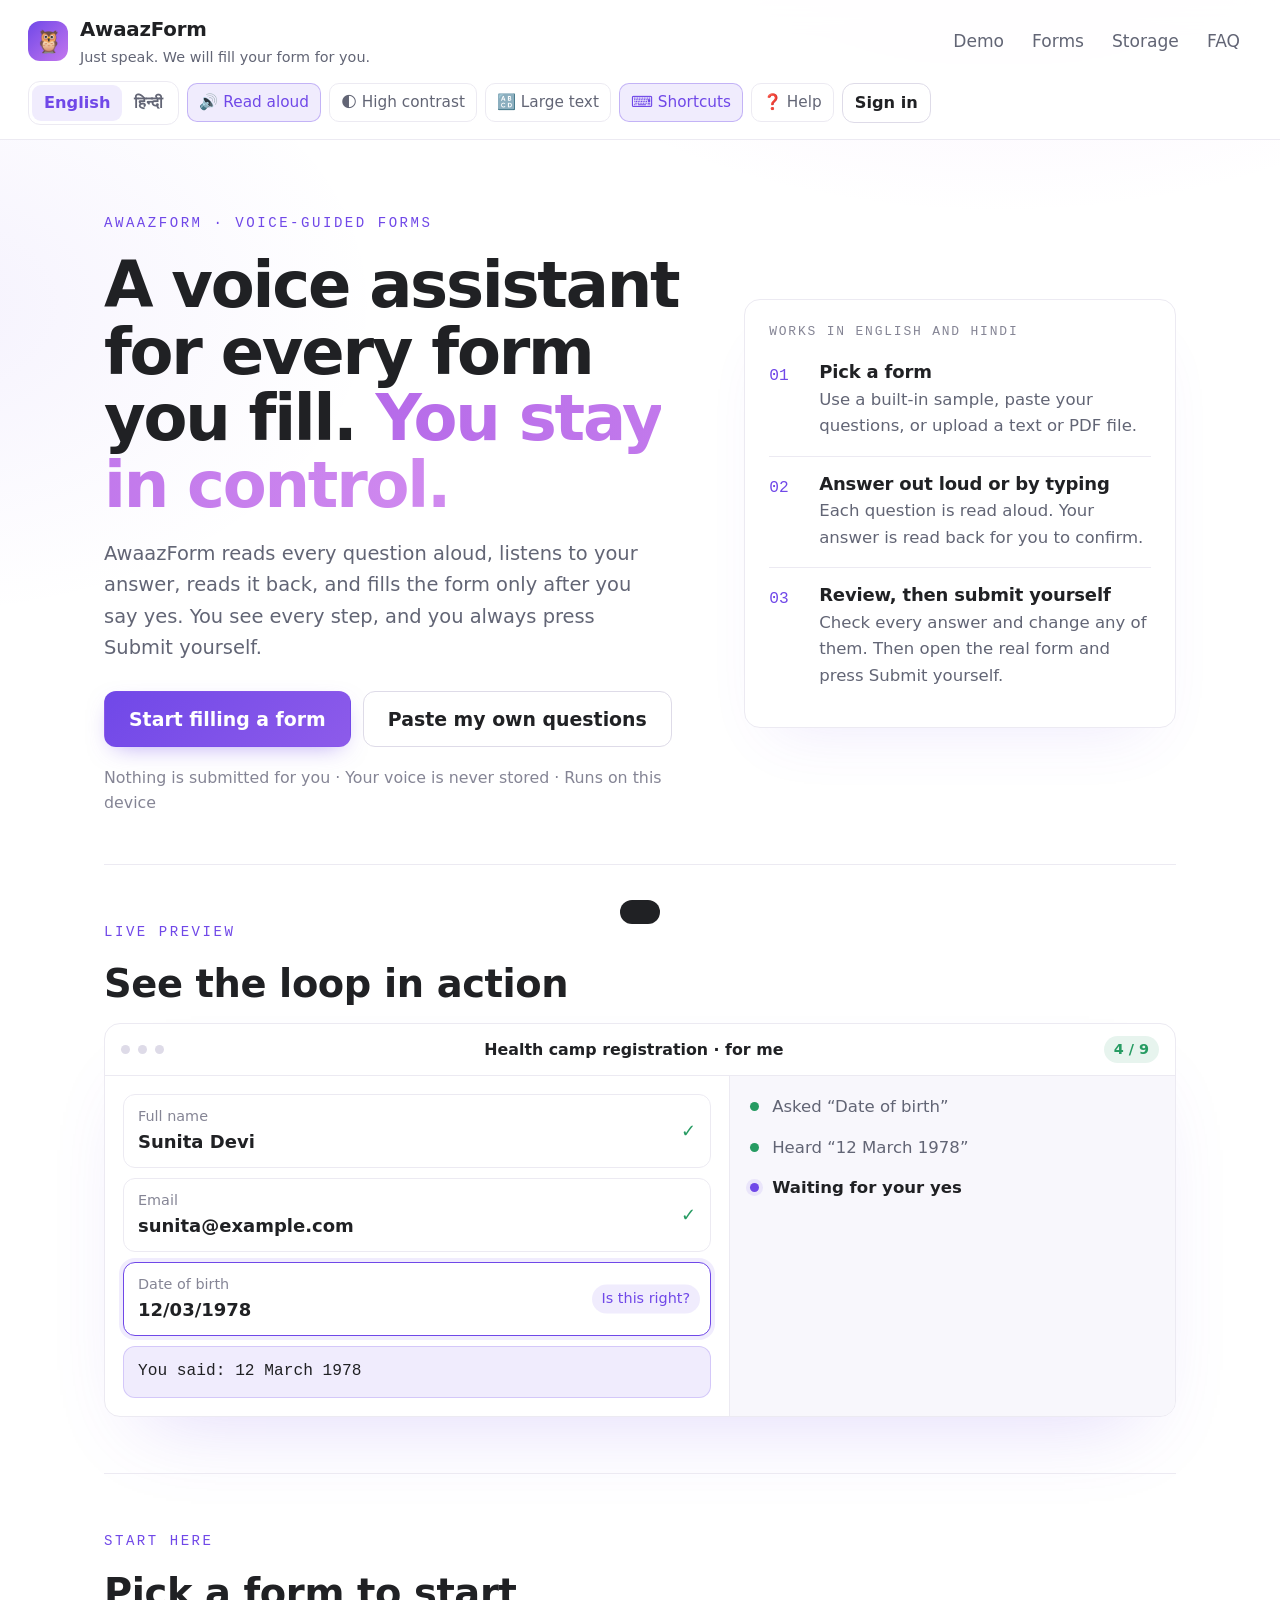
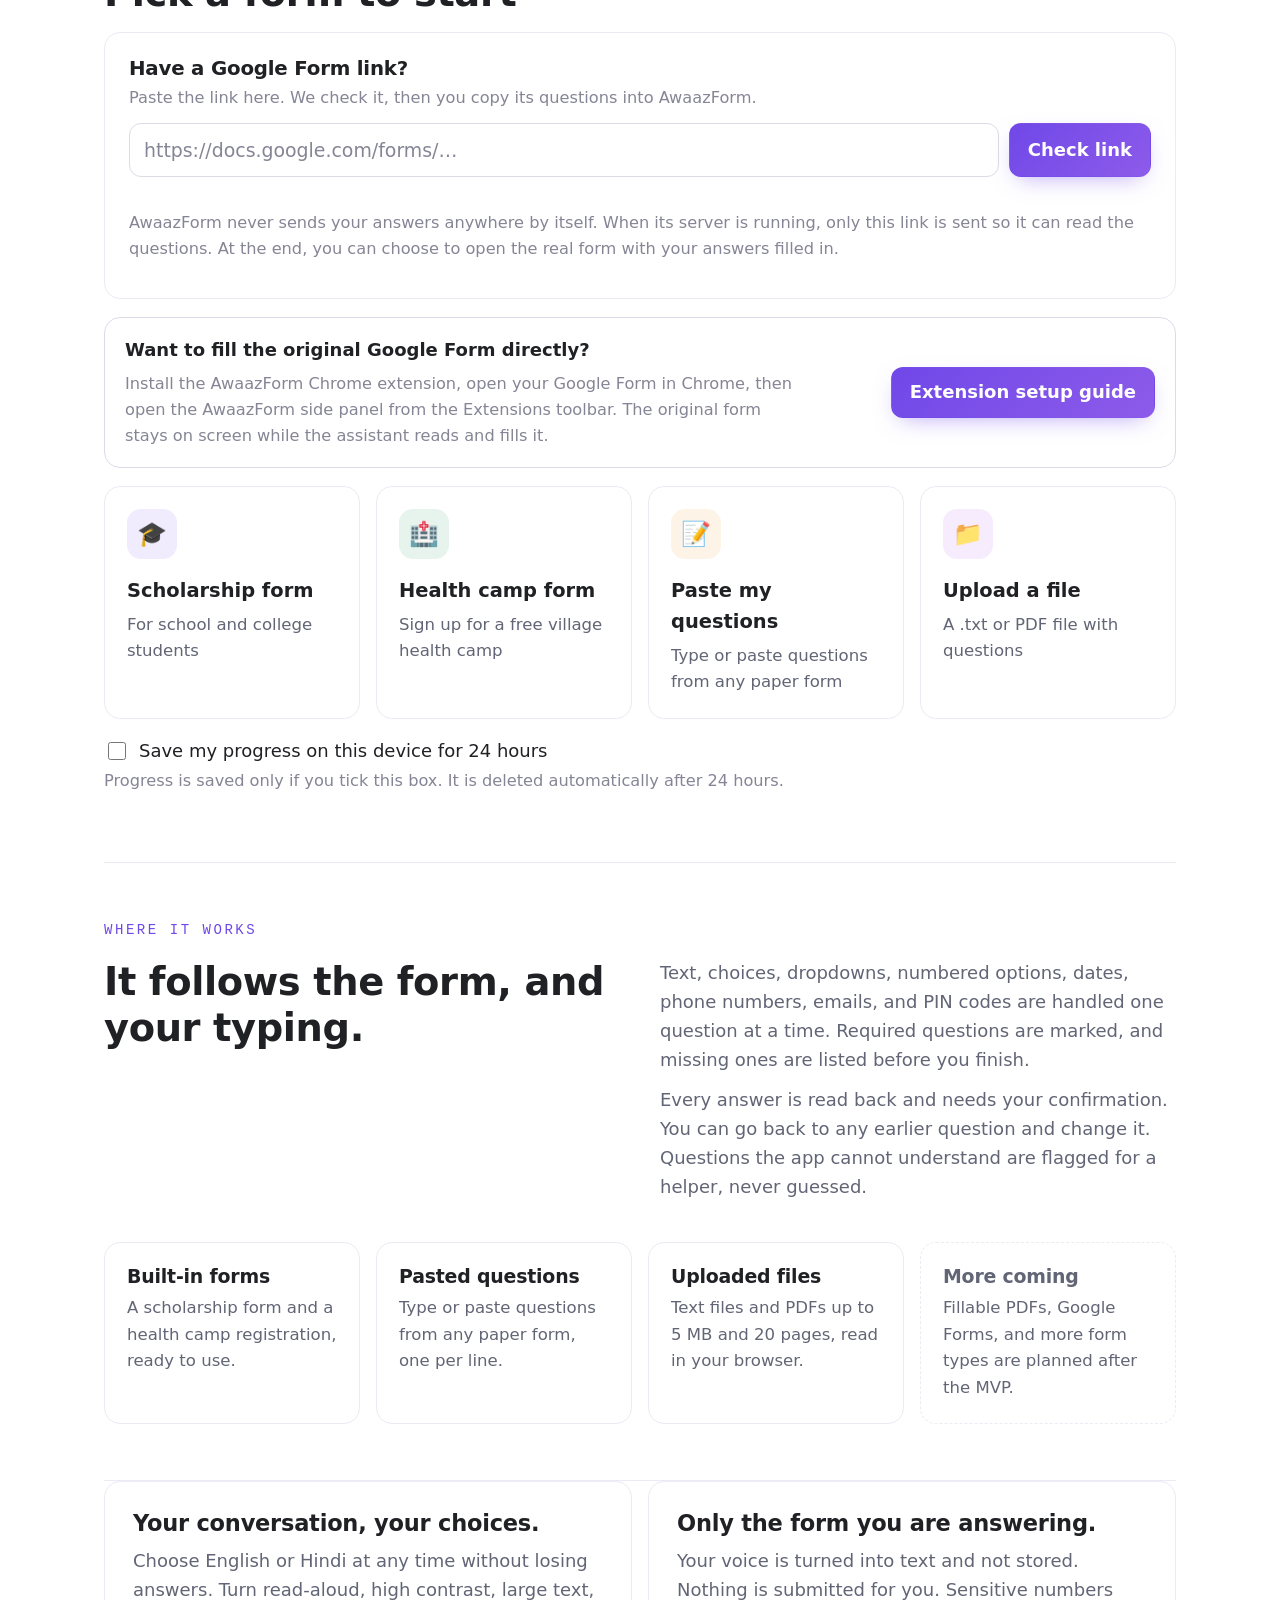
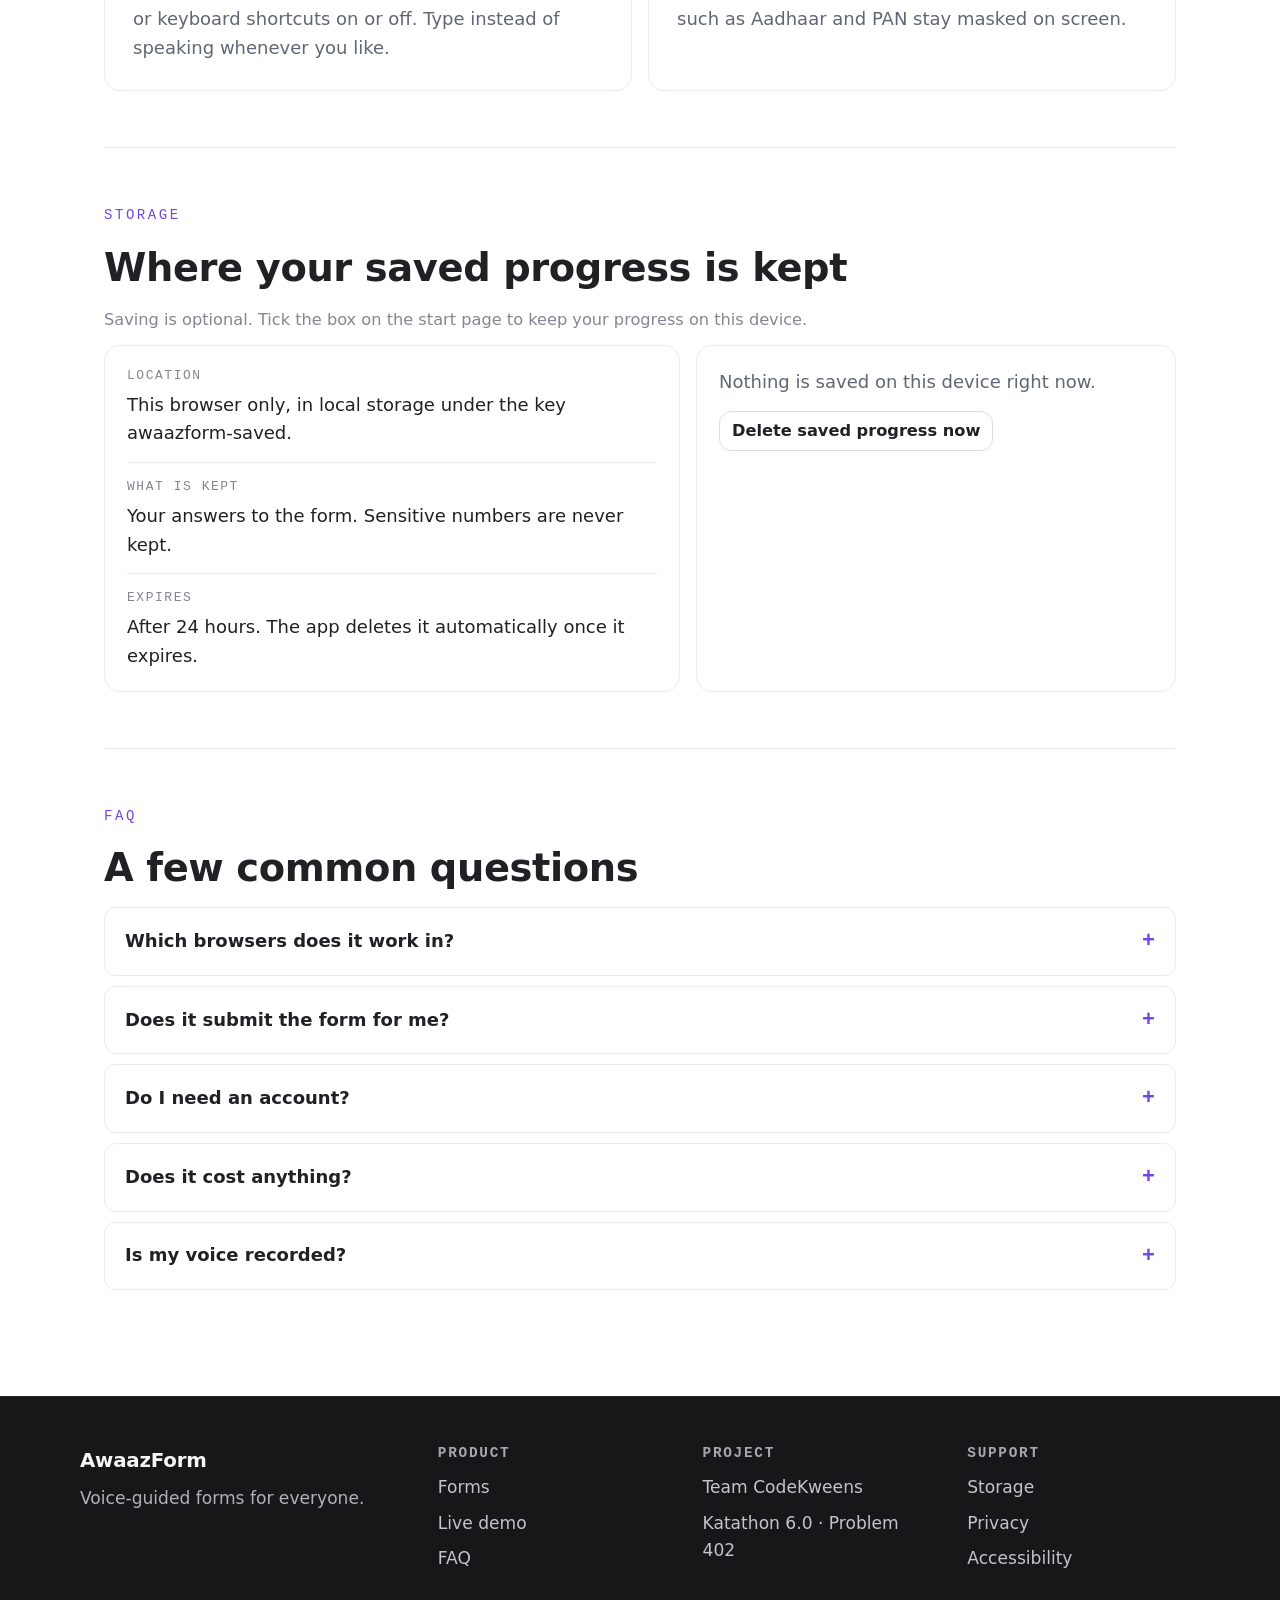
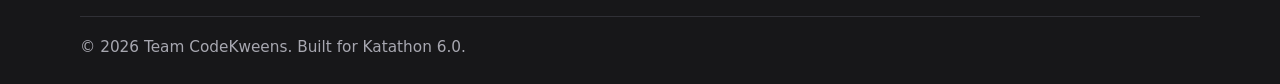
<file: index.html>
<!DOCTYPE html>
<html lang="en">
<head>
  <meta charset="utf-8">
  <meta name="viewport" content="width=device-width, initial-scale=1">
  <meta name="referrer" content="no-referrer">
  <meta http-equiv="Content-Security-Policy" content="default-src 'self'; script-src 'self' https://cdnjs.cloudflare.com; worker-src 'self' blob: https://cdnjs.cloudflare.com; style-src 'self'; img-src 'self' data:; connect-src 'self' https://cdnjs.cloudflare.com http://localhost:8001 http://127.0.0.1:8001; frame-src https://docs.google.com https://forms.google.com; object-src 'none'; base-uri 'none'">
  <title>AwaazForm – Voice-guided forms</title>
  <link rel="manifest" href="/manifest.json">
<meta name="theme-color" content="#4f46e5">
<meta name="viewport" content="width=device-width, initial-scale=1.0">
  <link rel="icon" href="data:,">
  <link rel="stylesheet" href="css/styles.css">
</head>
<body>
  <a class="skip-link" href="#main" data-i18n="skip">Skip to main content</a>

  <header class="topbar">
    <div class="brand">
      <div class="owl" aria-hidden="true">🦉</div>
      <div>
        <p class="brand-name" data-i18n="appName">AwaazForm</p>
        <p class="tagline" data-i18n="tagline"></p>
      </div>
    </div>
    <nav class="navlinks" aria-label="Page sections">
      <a href="#demo" data-i18n="navDemo"></a>
      <a href="#forms" data-i18n="navForms"></a>
      <a href="#storage" data-i18n="navStorage"></a>
      <a href="#faq" data-i18n="navFaq"></a>
    </nav>
    <div class="toolbar">
      <div class="lang-switch" role="group" aria-label="Language">
        <button type="button" data-lang-btn="en" aria-pressed="true">English</button>
        <button type="button" data-lang-btn="hi" aria-pressed="false">हिन्दी</button>
      </div>
      <button type="button" class="tool" id="btnAutoRead" aria-pressed="true">🔊 <span data-i18n="autoRead"></span></button>
      <button type="button" class="tool" id="btnContrast" aria-pressed="false">🌓 <span data-i18n="contrast"></span></button>
      <button type="button" class="tool" id="btnLarge" aria-pressed="false">🔠 <span data-i18n="largeText"></span></button>
      <button type="button" class="tool" id="btnShortcuts" aria-pressed="true">⌨️ <span data-i18n="shortcuts"></span></button>
      <button type="button" class="tool" id="btnHelp">❓ <span data-i18n="help"></span></button>
      <button type="button" class="btn small" id="btnSignIn" data-i18n="signIn"></button>
    </div>
  </header>

  <div id="live" class="sr-only" aria-live="polite"></div>
  <div id="toast" class="toast" aria-hidden="true"></div>

  <main id="main" tabindex="-1">

    <!-- SCREEN 1: START -->
    <section id="screen-start" class="screen">
      <div class="hero" id="top">
        <div>
          <p class="eyebrow" data-i18n="eyebrow"></p>
          <h2 class="hero-title" tabindex="-1"><span data-i18n="heroHead1"></span> <span class="grad" data-i18n="heroHead2"></span></h2>
          <p class="hero-sub" data-i18n="heroSub"></p>
          <div class="hero-cta">
            <a class="btn primary big" href="#forms" data-i18n="heroCta1"></a>
            <button type="button" class="btn big" data-go="paste" data-i18n="heroCta2"></button>
          </div>
          <p class="trust" data-i18n="trustLine"></p>
        </div>
        <aside class="steps-panel" aria-label="How it works">
          <p class="panel-label" data-i18n="panelLabel"></p>
          <ol class="steps">
            <li><span class="sn">01</span><div><h3 data-i18n="step1T"></h3><p data-i18n="step1D"></p></div></li>
            <li><span class="sn">02</span><div><h3 data-i18n="step2T"></h3><p data-i18n="step2D"></p></div></li>
            <li><span class="sn">03</span><div><h3 data-i18n="step3T"></h3><p data-i18n="step3D"></p></div></li>
          </ol>
        </aside>
      </div>

      <section id="demo" class="sect">
        <p class="eyebrow" data-i18n="demoEyebrow"></p>
        <h3 class="section-title" data-i18n="demoH"></h3>
        <div class="demo" aria-hidden="true">
          <div class="demo-bar">
            <span></span><span></span><span></span>
            <em data-i18n="demoTitle"></em>
            <b class="verified">4 / 9</b>
          </div>
          <div class="demo-body">
            <div class="demo-form">
              <div class="demo-field"><small data-i18n="demoName"></small><strong>Sunita Devi</strong><span class="tick">✓</span></div>
              <div class="demo-field"><small data-i18n="demoEmail"></small><strong>sunita@example.com</strong><span class="tick">✓</span></div>
              <div class="demo-field active"><small data-i18n="demoDob"></small><strong>12/03/1978</strong><span class="chip" data-i18n="demoCheck"></span></div>
              <div class="demo-say" data-i18n="demoSaid"></div>
            </div>
            <div class="demo-log">
              <p class="log" data-i18n="demoLog1"></p>
              <p class="log" data-i18n="demoLog2"></p>
              <p class="log now" data-i18n="demoLog3"></p>
            </div>
          </div>
        </div>
      </section>

      <section id="forms" class="sect">
        <p class="eyebrow" data-i18n="formsEyebrow"></p>
        <h3 class="section-title" data-i18n="formsTitle"></h3>

        <div id="resumeBox" class="resume" hidden>
          <p><strong data-i18n="resumeTitle"></strong></p>
          <div class="row">
            <button type="button" id="btnResume" class="btn primary" data-i18n="resume"></button>
            <button type="button" id="btnDeleteSaved" class="btn ghost" data-i18n="deleteSaved"></button>
          </div>
        </div>

        <form id="linkForm" class="link-card" novalidate>
          <h3 class="link-title" data-i18n="linkTitle"></h3>
          <p class="note" data-i18n="linkDesc"></p>
          <div class="link-row">
            <label for="formLink" class="sr-only" data-i18n="linkTitle"></label>
            <input id="formLink" class="input" type="url" inputmode="url" autocomplete="off" data-i18n-placeholder="linkPlaceholder" placeholder="https://">
            <button type="submit" class="btn primary" data-i18n="linkCheck"></button>
          </div>
          <p id="linkMsg" class="link-msg" role="status"></p>
          <div id="linkPanel" class="embedded-workspace" hidden>
            <section class="embedded-form-panel">
              <div class="workspace-heading"><strong>Google Form</strong><span id="formFrameStatus" class="workspace-status">Waiting for form…</span></div>
              <iframe id="googleFormFrame" title="Google Form" allow="microphone" referrerpolicy="strict-origin-when-cross-origin"></iframe>
              <p class="workspace-note">The form is displayed here. AwaazForm needs its Chrome extension enabled to read and fill questions inside this embedded form.</p>
            </section>
            <section class="embedded-assistant-panel" aria-label="AwaazForm voice assistant">
              <div class="workspace-heading"><strong>🦉 AwaazForm Assistant</strong><span id="assistantConnection" class="assistant-ready">Connecting…</span></div>
              <div class="assistant-welcome"><p class="assistant-kicker">VOICE ASSISTANT</p><h3 id="embeddedQuestionNumber">Ready to help</h3><p id="embeddedQuestion">Paste a Google Forms responder link to begin. The assistant will read each question aloud.</p></div>
              <div id="embeddedOptions" class="embedded-options" hidden></div>
              <label class="assistant-answer-label" for="embeddedAnswer">Your answer</label>
              <textarea id="embeddedAnswer" class="input assistant-answer" rows="3" placeholder="Speak or type your answer"></textarea>
              <div class="assistant-actions">
                <button type="button" class="btn" id="btnReadEmbedded">🔊 Read question</button>
                <button type="button" class="btn" id="btnSpeakEmbedded">🎙 Speak answer</button>
                <button type="button" class="btn primary" id="btnFillEmbedded">Fill & next →</button>
              </div>
              <div class="assistant-actions assistant-secondary-actions">
                <button type="button" class="btn ghost small" id="btnNextEmbedded">Next section</button>
                <button type="button" class="btn ghost small" id="btnSubmitEmbedded">Submit form</button>
                <button type="button" class="btn ghost small" id="btnCloseEmbedded">Close</button>
              </div>
              <p id="embeddedAssistantMessage" class="workspace-note" role="status">Install or reload the AwaazForm Chrome extension, then refresh this page if the assistant cannot connect.</p>
            </section>
          </div>
          <p class="note" data-i18n="linkNote"></p>
        </form>

        <div class="extension-callout">
          <div><strong>Want to fill the original Google Form directly?</strong><p class="note">Install the AwaazForm Chrome extension, open your Google Form in Chrome, then open the AwaazForm side panel from the Extensions toolbar. The original form stays on screen while the assistant reads and fills it.</p></div>
          <a class="btn primary" href="extension/README.md" target="_blank" rel="noopener">Extension setup guide</a>
        </div>

        <div class="card-grid">
          <button type="button" class="choice-card c1" data-sample="scholar">
            <span class="big-emoji" aria-hidden="true">🎓</span>
            <span class="ct" data-i18n="sampleScholar"></span>
            <span class="cd" data-i18n="sampleScholarDesc"></span>
          </button>
          <button type="button" class="choice-card c2" data-sample="camp">
            <span class="big-emoji" aria-hidden="true">🏥</span>
            <span class="ct" data-i18n="sampleCamp"></span>
            <span class="cd" data-i18n="sampleCampDesc"></span>
          </button>
          <button type="button" class="choice-card c3" data-go="paste">
            <span class="big-emoji" aria-hidden="true">📝</span>
            <span class="ct" data-i18n="pasteTitle"></span>
            <span class="cd" data-i18n="pasteDesc"></span>
          </button>
          <button type="button" class="choice-card c4" data-go="paste">
            <span class="big-emoji" aria-hidden="true">📁</span>
            <span class="ct" data-i18n="uploadTitle"></span>
            <span class="cd" data-i18n="uploadDesc"></span>
          </button>
        </div>

        <label class="save-row">
          <input type="checkbox" id="saveProgress">
          <span data-i18n="saveProgress"></span>
        </label>
        <p class="note" data-i18n="saveNote"></p>
      </section>

      <section id="follow" class="sect">
        <p class="eyebrow" data-i18n="followEyebrow"></p>
        <div class="split">
          <h3 class="section-title" data-i18n="followTitle"></h3>
          <div>
            <p data-i18n="followP1"></p>
            <p data-i18n="followP2"></p>
          </div>
        </div>
        <div class="platform-grid">
          <article class="plat"><h4 data-i18n="cardSampleT"></h4><p data-i18n="cardSampleD"></p></article>
          <article class="plat"><h4 data-i18n="cardPasteT"></h4><p data-i18n="cardPasteD"></p></article>
          <article class="plat"><h4 data-i18n="cardFileT"></h4><p data-i18n="cardFileD"></p></article>
          <article class="plat more"><h4 data-i18n="cardMoreT"></h4><p data-i18n="cardMoreD"></p></article>
        </div>
      </section>

      <section class="sect duo" aria-label="Highlights">
        <article class="fcard"><h3 data-i18n="convTitle"></h3><p data-i18n="convD"></p></article>
        <article class="fcard"><h3 data-i18n="onlyTitle"></h3><p data-i18n="onlyD"></p></article>
      </section>

      <section id="storage" class="sect">
        <p class="eyebrow" data-i18n="storeEyebrow"></p>
        <h3 class="section-title" data-i18n="storeTitle"></h3>
        <p class="note" data-i18n="storeD"></p>
        <div class="store-box">
          <dl class="kv">
            <div><dt data-i18n="storeWhereL"></dt><dd data-i18n="storeWhereV"></dd></div>
            <div><dt data-i18n="storeWhatL"></dt><dd data-i18n="storeWhatV"></dd></div>
            <div><dt data-i18n="storeExpL"></dt><dd data-i18n="storeExpV"></dd></div>
          </dl>
          <div class="store-status">
            <p id="storeStatus" role="status"></p>
            <button type="button" id="btnStoreDelete" class="btn small" data-i18n="storeDelete"></button>
          </div>
        </div>
      </section>

      <section id="faq" class="sect">
        <p class="eyebrow" data-i18n="faqEyebrow"></p>
        <h3 class="section-title" data-i18n="faqTitle"></h3>
        <details class="faq"><summary data-i18n="faq1Q"></summary><p data-i18n="faq1A"></p></details>
        <details class="faq"><summary data-i18n="faq2Q"></summary><p data-i18n="faq2A"></p></details>
        <details class="faq"><summary data-i18n="faq3Q"></summary><p data-i18n="faq3A"></p></details>
        <details class="faq"><summary data-i18n="faq4Q"></summary><p data-i18n="faq4A"></p></details>
        <details class="faq"><summary data-i18n="faq5Q"></summary><p data-i18n="faq5A"></p></details>
      </section>
    </section>

    <!-- SCREEN 2: PASTE OR UPLOAD -->
    <section id="screen-paste" class="screen" hidden>
      <h2 tabindex="-1" data-i18n="pasteH"></h2>
      <p class="note" data-i18n="pasteHelp"></p>
      <form id="pasteForm" class="panel" novalidate>
        <label for="pasteText" class="label" data-i18n="pasteLabel"></label>
        <textarea id="pasteText" class="input" rows="10"></textarea>
        <div class="upload">
          <label for="fileInput" class="label" data-i18n="uploadBtn"></label>
          <input id="fileInput" class="file-input" type="file" accept=".txt,.pdf,text/plain,application/pdf">
          <p id="uploadMsg" class="note" role="status"></p>
        </div>
        <p id="pasteErr" class="error" role="alert"></p>
        <div class="nav-row">
          <button type="button" class="btn ghost" data-go="start" data-i18n="back"></button>
          <button type="submit" class="btn primary" data-i18n="startBtn"></button>
        </div>
      </form>
    </section>

    <!-- SCREEN 3: GUIDED FLOW -->
    <section id="screen-flow" class="screen" hidden>
      <div class="flow-head">
        <p id="formTitle" class="form-name"></p>
        <p id="qCount" class="qcount"></p>
      </div>
      <div class="progress" id="progressBar" role="progressbar" aria-label="Form progress" aria-valuemin="0" aria-valuemax="1" aria-valuenow="0">
        <div id="progressFill"></div>
      </div>
      <div id="dots" class="dots" aria-hidden="true"></div>

      <article class="question-card">
        <h2 id="qTitle" tabindex="-1"></h2>
        <p><span id="qReq" class="badge"></span></p>
        <p id="qHint" class="hint"></p>
        <p id="flagNote" class="flag" hidden></p>
        <p><button type="button" class="btn ghost" id="btnListenQ">🔊 <span data-i18n="listen"></span></button></p>

        <div id="answerArea">
          <div class="mic-zone">
            <button type="button" id="btnMic" class="mic" aria-pressed="false">
              <span aria-hidden="true">🎤</span>
              <span id="micLabel"></span>
            </button>
            <div id="waves" class="waves" aria-hidden="true">
              <span></span><span></span><span></span><span></span><span></span>
            </div>
            <p id="micStatus" class="mic-status"></p>
          </div>

          <form id="answerForm" novalidate>
            <div id="selectField" hidden>
              <div id="optionGrid" class="option-grid"></div>
              <label for="answerSelect" class="label" data-i18n="chooseOption"></label>
              <select id="answerSelect" class="input"></select>
            </div>
            <div id="textField">
              <label for="answerInput" class="label" data-i18n="typeLabel"></label>
              <input id="answerInput" class="input" autocomplete="off" aria-describedby="qHint fieldError">
            </div>
            <p id="fieldError" class="error" role="alert"></p>
            <div class="nav-row">
              <button type="button" id="btnBack" class="btn ghost" data-i18n="back"></button>
              <button type="submit" class="btn primary" data-i18n="next"></button>
            </div>
          </form>
        </div>

        <div id="readback" class="readback" hidden>
          <p class="rb-title" data-i18n="readbackTitle"></p>
          <p id="rbValue" class="rb-value" tabindex="-1"></p>
          <p id="rbQ" class="rb-q"></p>
          <div class="row big">
            <button type="button" id="btnConfirm" class="btn primary big" data-i18n="confirm"></button>
            <button type="button" id="btnEdit" class="btn" data-i18n="edit"></button>
            <button type="button" id="btnRepeat" class="btn" data-i18n="repeat"></button>
          </div>
        </div>
      </article>
    </section>

    <!-- SCREEN 4: REVIEW -->
    <section id="screen-review" class="screen" hidden>
      <h2 tabindex="-1" data-i18n="reviewTitle"></h2>
      <p class="note" data-i18n="reviewSub"></p>
      <p id="reviewSummary" class="pill"></p>
      <p id="missingNote" class="error" role="status"></p>
      <ul id="reviewList" class="review-list"></ul>
      <div class="row">
        <button type="button" id="btnReviewBack" class="btn ghost" data-i18n="backToQ"></button>
        <button type="button" id="btnFinish" class="btn primary big" data-i18n="finish"></button>
      </div>
    </section>

    <!-- SCREEN 5: DONE -->
    <section id="screen-done" class="screen" hidden>
      <div class="owl owl-hero" aria-hidden="true">🦉</div>
      <h2 tabindex="-1" data-i18n="doneTitle"></h2>
      <p class="note" data-i18n="doneSub"></p>
      <p id="fillNote" class="note" role="status" hidden></p>
      <div class="row">
        <button type="button" id="btnOpenForm" class="btn primary big" hidden data-i18n="openFilled"></button>
        <button type="button" id="btnPdf" class="btn" data-i18n="exportPdf"></button>
        <button type="button" id="btnCopy" class="btn" data-i18n="copy"></button>
        <button type="button" id="btnNew" class="btn ghost" data-i18n="startOver"></button>
      </div>
    </section>
  </main>

  <footer class="foot">
    <div class="foot-grid">
      <div>
        <p class="brand-name" data-i18n="appName">AwaazForm</p>
        <p class="foot-tag" data-i18n="footTag"></p>
      </div>
      <div>
        <h4 data-i18n="footProduct"></h4>
        <a href="#forms" data-i18n="footForms"></a>
        <a href="#demo" data-i18n="footDemo"></a>
        <a href="#faq" data-i18n="footFaq"></a>
      </div>
      <div>
        <h4 data-i18n="footProject"></h4>
        <a href="#top" data-i18n="footTeam"></a>
        <a href="#top" data-i18n="footKat"></a>
      </div>
      <div>
        <h4 data-i18n="footSupport"></h4>
        <a href="#storage" data-i18n="footStorage"></a>
        <a href="#faq" data-i18n="footPrivacy"></a>
        <a href="#faq" data-i18n="footAccess"></a>
      </div>
    </div>
    <p class="foot-bottom" data-i18n="footCopy"></p>
  </footer>

  <!-- Dialogs -->
  <dialog id="consentDlg" aria-labelledby="consentTitle">
    <h2 id="consentTitle" data-i18n="consentTitle"></h2>
    <p data-i18n="consentText"></p>
    <div class="row">
      <button type="button" id="consentAgree" class="btn primary" data-i18n="consentAgree"></button>
      <button type="button" class="btn ghost" data-close data-i18n="consentNo"></button>
    </div>
  </dialog>

  <dialog id="helpDlg" aria-labelledby="helpTitle">
    <h2 id="helpTitle" data-i18n="helpTitle"></h2>
    <p data-i18n="helpBody"></p>
    <p data-i18n="shortcutsList"></p>
    <button type="button" class="btn primary" data-close data-i18n="close"></button>
  </dialog>

  <dialog id="signDlg" aria-labelledby="signTitle" class="auth-dialog">
    <div class="auth-head">
      <div><p class="eyebrow">AWAAZFORM ACCOUNT</p><h2 id="signTitle">Sign in or create your profile</h2></div>
      <button type="button" class="btn ghost small" data-close aria-label="Close">✕</button>
    </div>
    <p class="note">Save your basic details once. AwaazForm can suggest them when a supported form asks for the same information.</p>
    <div id="authSignedOut">
      <div class="auth-tabs" role="tablist"><button type="button" class="btn small primary" data-auth-tab="login" aria-selected="true">Sign in</button><button type="button" class="btn small" data-auth-tab="register" aria-selected="false">Create account</button></div>
      <form id="loginForm" class="auth-form">
        <label class="label" for="loginEmail">Email address</label><input class="input" id="loginEmail" name="loginEmail" type="email" autocomplete="username" required>
        <label class="label" for="loginPassword">Password</label><input class="input" id="loginPassword" name="loginPassword" type="password" autocomplete="current-password" required>
        <p class="error" id="loginError" role="alert"></p><button class="btn primary" type="submit">Sign in</button>
      </form>
      <form id="registerForm" class="auth-form" hidden>
        <div class="profile-grid">
          <label class="auth-field">Full name<input class="input" name="full_name" required minlength="2" maxlength="120" autocomplete="name"></label>
          <label class="auth-field">Email address<input class="input" name="email" type="email" required autocomplete="email"></label>
          <label class="auth-field">Password (8+ characters)<input class="input" name="password" type="password" required minlength="8" autocomplete="new-password"></label>
          <label class="auth-field">Mobile number<input class="input" name="mobile_number" type="tel" autocomplete="tel"></label>
          <label class="auth-field">Date of birth<input class="input" name="date_of_birth" type="date" autocomplete="bday"></label>
          <label class="auth-field">Preferred language<select class="input" name="preferred_language"><option value="en">English</option><option value="hi">हिन्दी</option></select></label>
          <label class="auth-field wide">Address<input class="input" name="address" autocomplete="street-address"></label>
          <label class="auth-field">City<input class="input" name="city" autocomplete="address-level2"></label>
          <label class="auth-field">State<input class="input" name="state" autocomplete="address-level1"></label>
          <label class="auth-field">PIN code<input class="input" name="pin_code" inputmode="numeric" autocomplete="postal-code"></label>
        </div>
        <p class="error" id="registerError" role="alert"></p><button class="btn primary" type="submit">Create account</button>
      </form>
    </div>
    <div id="authSignedIn" hidden>
      <p id="authWelcome" class="pill"></p>
      <form id="profileForm" class="auth-form">
        <div class="profile-grid">
          <label class="auth-field">Full name<input class="input" name="full_name" required></label>
          <label class="auth-field">Email address<input class="input" name="email" type="email" disabled></label>
          <label class="auth-field">Mobile number<input class="input" name="mobile_number" type="tel"></label>
          <label class="auth-field">Date of birth<input class="input" name="date_of_birth" type="date"></label>
          <label class="auth-field wide">Address<input class="input" name="address"></label>
          <label class="auth-field">City<input class="input" name="city"></label>
          <label class="auth-field">State<input class="input" name="state"></label>
          <label class="auth-field">PIN code<input class="input" name="pin_code" inputmode="numeric"></label>
          <label class="auth-field">Preferred language<select class="input" name="preferred_language"><option value="en">English</option><option value="hi">हिन्दी</option></select></label>
        </div>
        <p class="error" id="profileError" role="alert"></p><p class="success" id="profileSaved" role="status"></p>
        <div class="row"><button class="btn primary" type="submit">Save profile</button><button class="btn" type="button" id="btnLogout">Sign out</button></div>
      </form>
    </div>
  </dialog>

  <div id="confetti" class="confetti" aria-hidden="true"></div>
  <article id="printSheet" class="print-sheet"></article>

  <script type="module" src="js/app.js"></script>
</body>
</html>
</file>
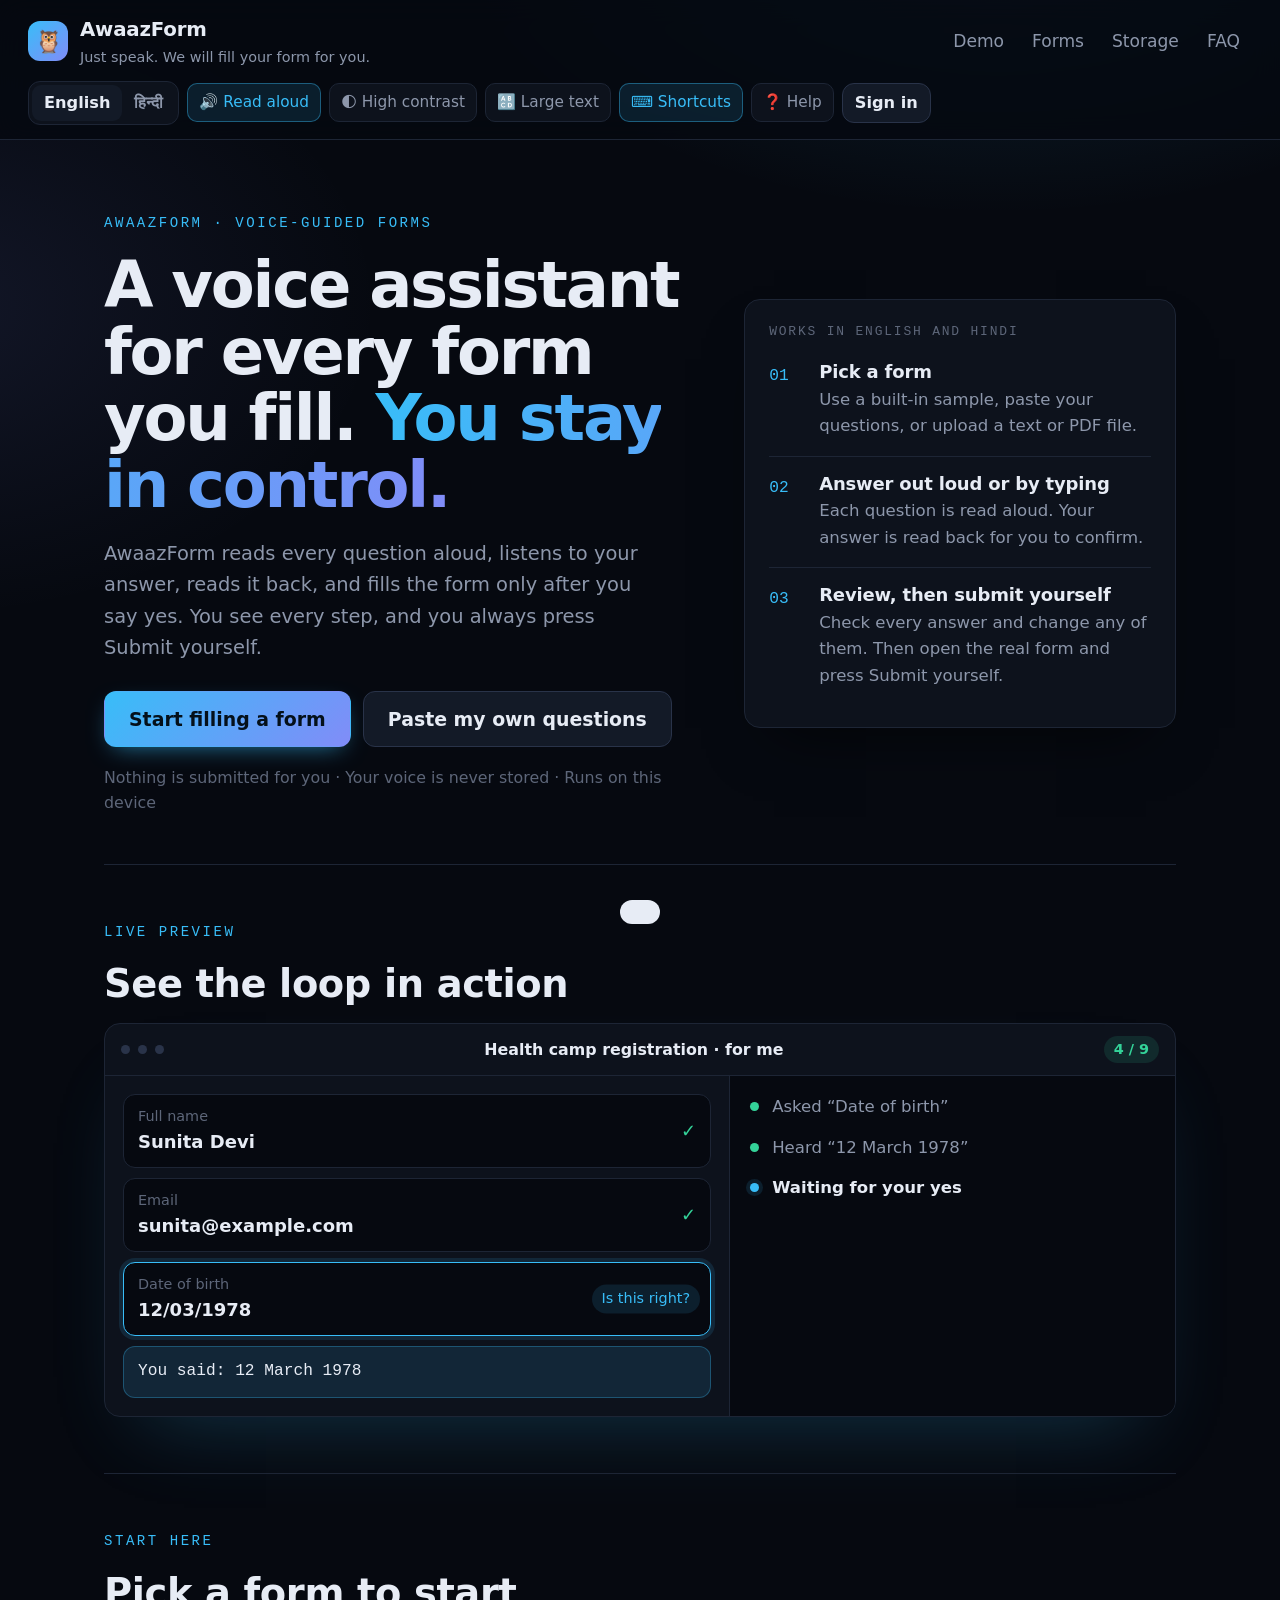
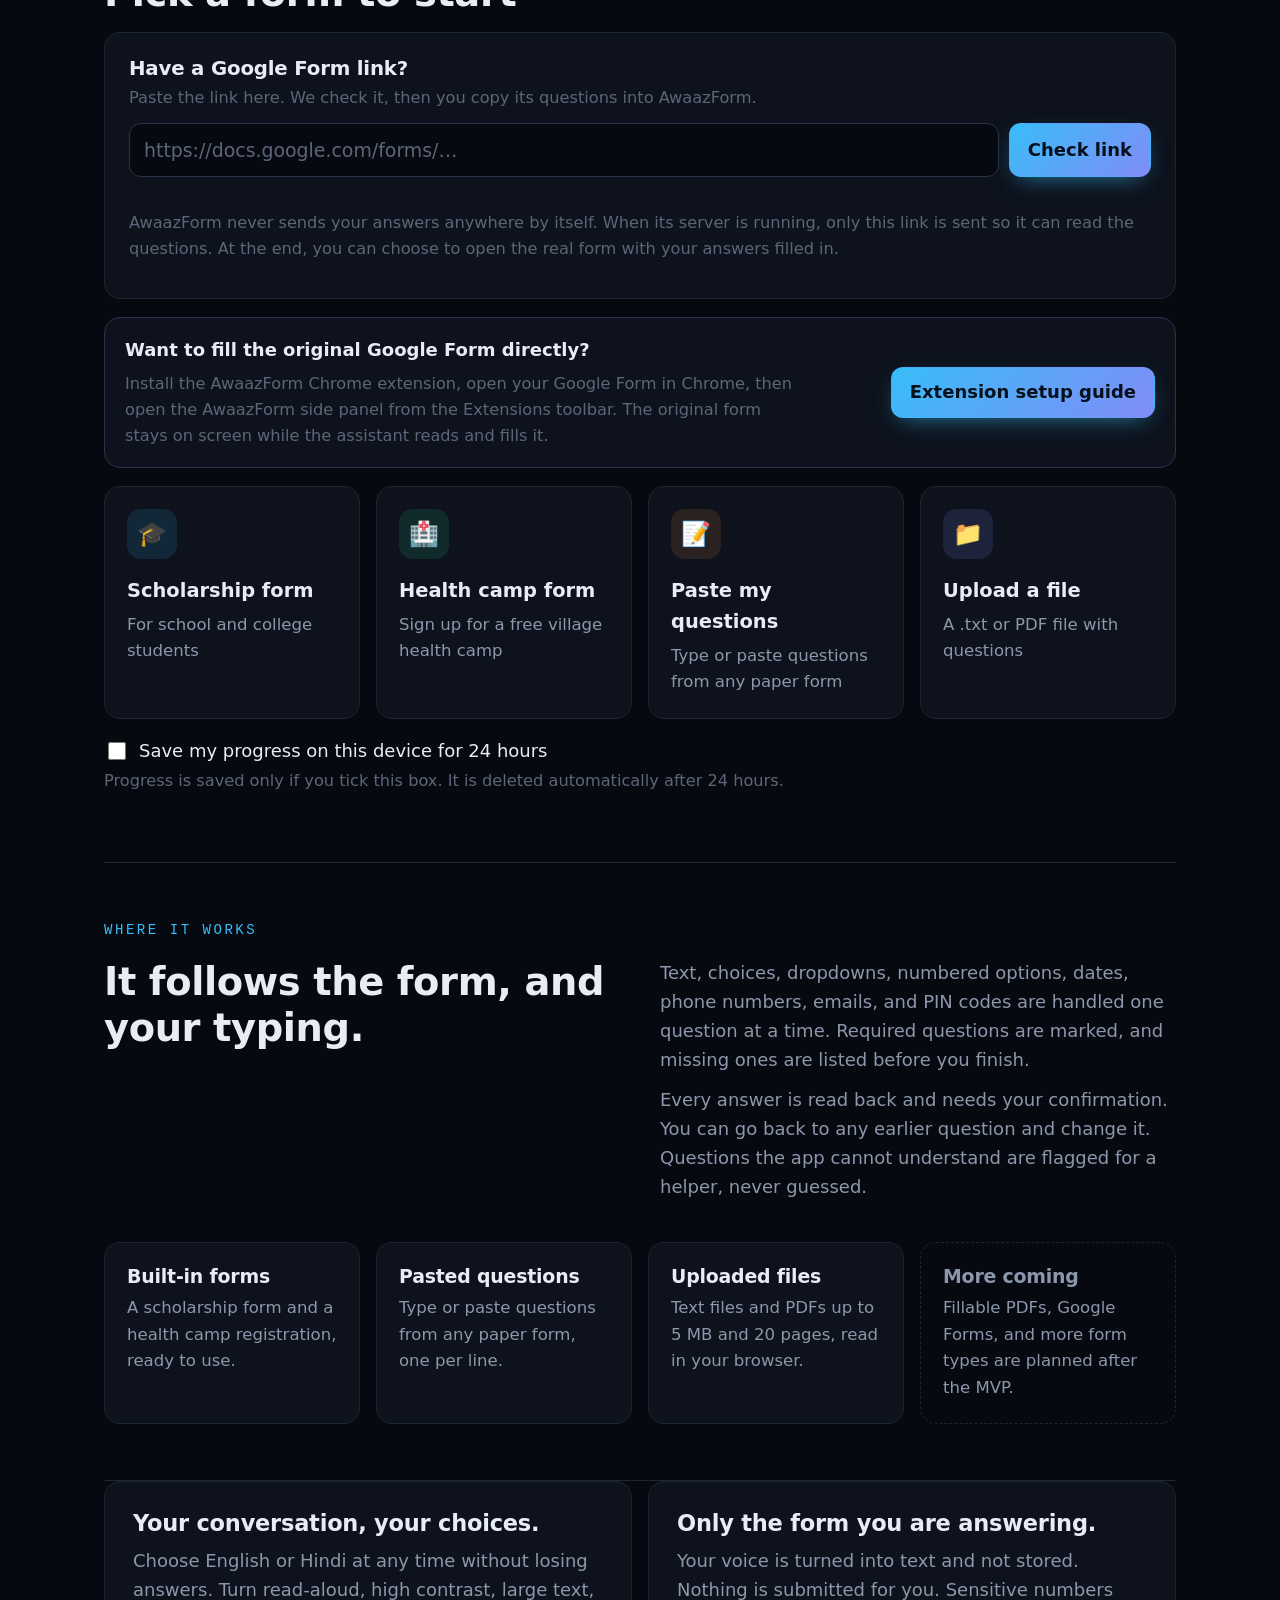
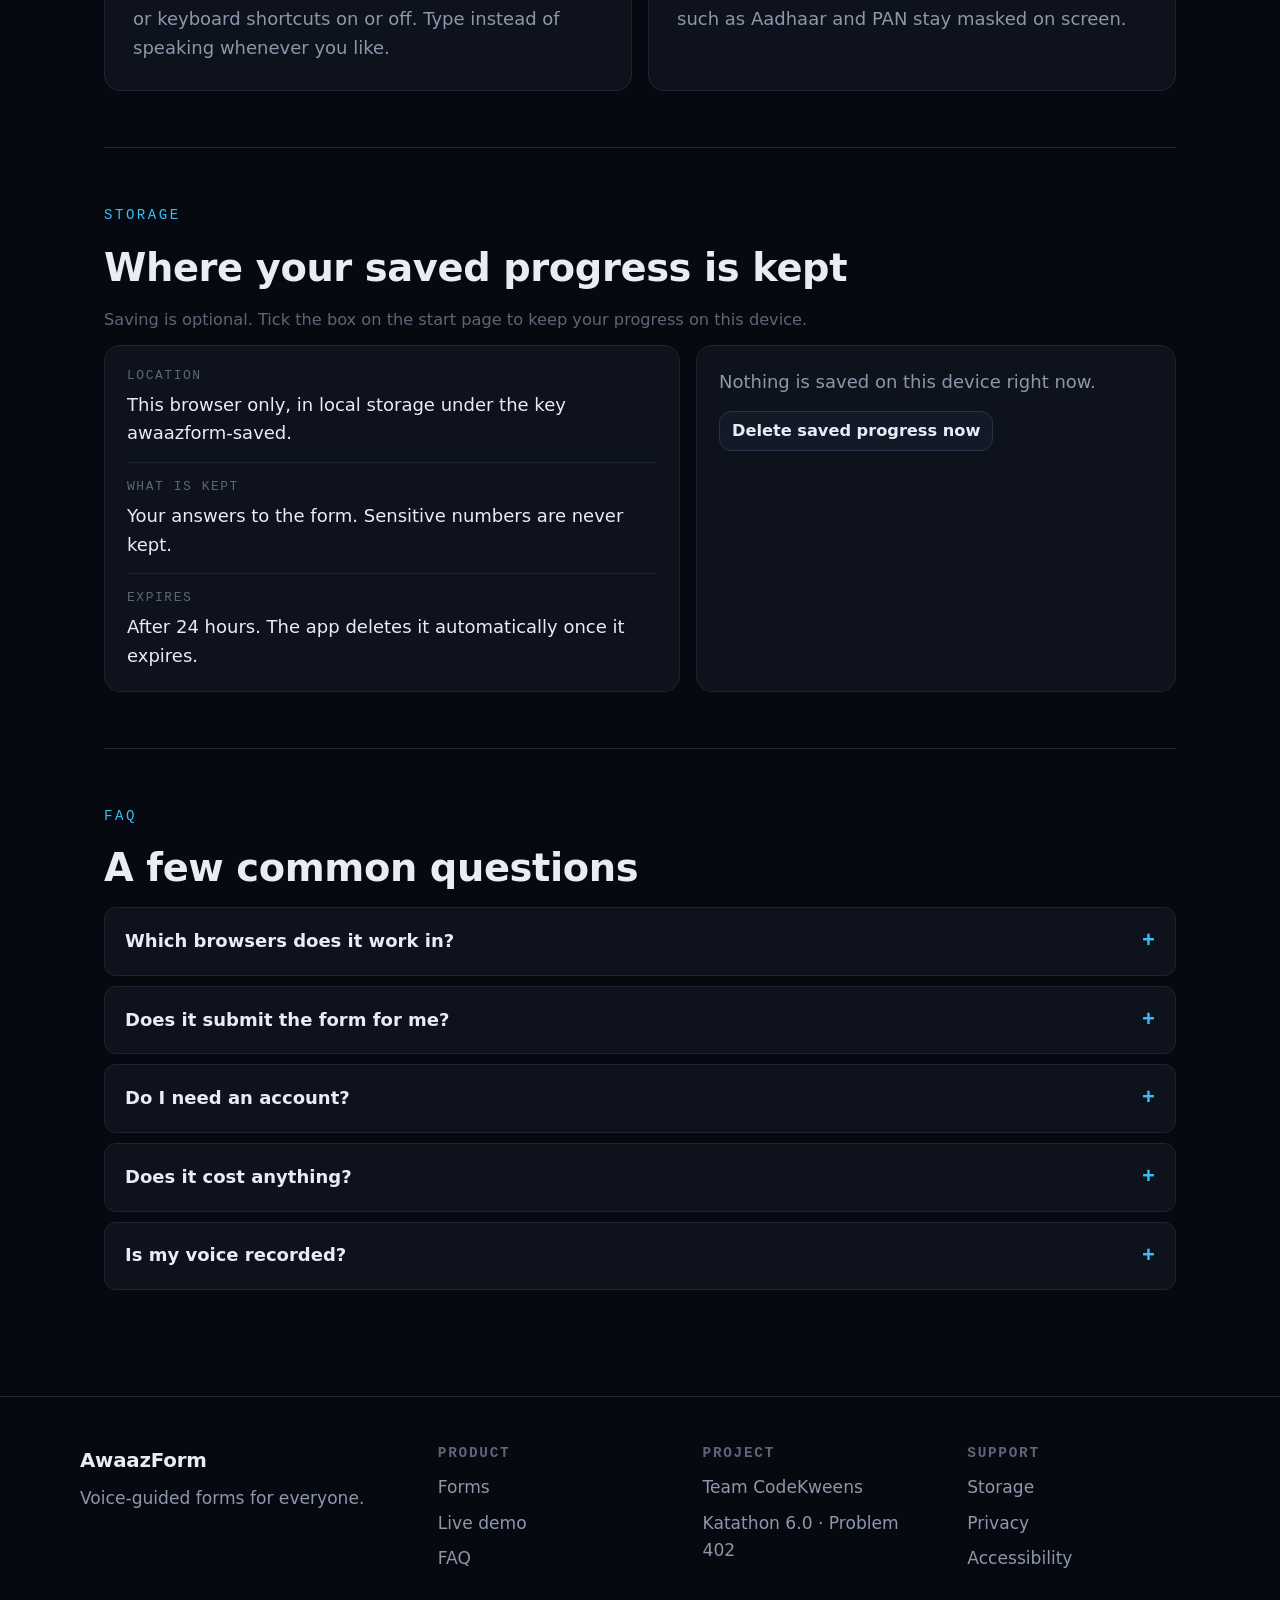
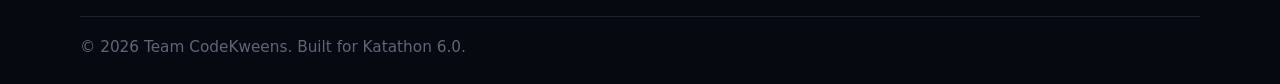
<file: awaazform-standalone.html>
<!DOCTYPE html>
<html lang="en">
<head>
  <meta charset="utf-8">
  <meta name="viewport" content="width=device-width, initial-scale=1">
  <meta name="referrer" content="no-referrer">
  <title>AwaazForm – Voice-guided forms</title>
  <link rel="icon" href="data:,">
  <style>
/* ===== AwaazForm — dark, blue-accented, accessible ===== */
:root {
  --bg: #060910;
  --surface: #0d121c;
  --surface-2: #131a27;
  --line: #1d2535;
  --line-2: #293349;
  --ink: #e7ecf5;
  --muted: #8d97ab;
  --faint: #5d6679;
  --accent: #38bdf8;
  --accent-2: #818cf8;
  --accent-soft: rgba(56, 189, 248, .12);
  --warm: #fb923c;
  --warm-soft: rgba(251, 146, 60, .12);
  --ok: #34d399;
  --ok-soft: rgba(52, 211, 153, .12);
  --err: #f87171;
  --err-soft: rgba(248, 113, 113, .12);
  --radius: 16px;
  --mono: ui-monospace, SFMono-Regular, Menlo, Consolas, monospace;
}
body.hc {
  --bg: #000; --surface: #000; --surface-2: #111; --line: #fff; --line-2: #fff;
  --ink: #fff; --muted: #fff; --faint: #ddd;
  --accent: #ffd43b; --accent-2: #00e5ff; --accent-soft: #222;
  --warm: #ffd43b; --warm-soft: #222; --ok: #7cfc00; --ok-soft: #111;
  --err: #ff7b72; --err-soft: #111;
}

[hidden] { display: none !important; }
*, *::before, *::after { box-sizing: border-box; }
html { font-size: 18px; scroll-behavior: smooth; scroll-padding-top: 96px; }
html.large { font-size: 21.6px; }
body {
  margin: 0; min-height: 100vh; color: var(--ink); background-color: var(--bg);
  font-family: "Segoe UI", "Nirmala UI", "Noto Sans Devanagari", system-ui, sans-serif;
  line-height: 1.6; -webkit-font-smoothing: antialiased;
  background-image:
    radial-gradient(900px 520px at 78% -12%, rgba(56, 189, 248, .16), transparent 62%),
    radial-gradient(760px 520px at -6% 34%, rgba(129, 140, 248, .10), transparent 60%);
  background-attachment: fixed;
}
body.hc { background-image: none; }
h1, h2, h3, h4 { line-height: 1.2; margin: 0 0 10px; letter-spacing: -.01em; }
p { margin: 0 0 12px; }
main { max-width: 1120px; margin: 0 auto; padding: 0 24px 40px; outline: none; }
:focus-visible { outline: 2px solid var(--accent); outline-offset: 3px; }
body.hc :focus-visible { outline-color: #ffd43b; }
.sr-only { position: absolute; width: 1px; height: 1px; overflow: hidden; clip: rect(0 0 0 0); white-space: nowrap; }
.skip-link { position: absolute; left: -999px; top: 8px; z-index: 99; background: #fff; color: #000; padding: 10px 16px; border-radius: 10px; font-weight: 600; }
.skip-link:focus { left: 8px; }

/* ---------- Top bar ---------- */
.topbar {
  position: sticky; top: 0; z-index: 30; display: flex; flex-wrap: wrap; gap: 12px 24px; align-items: center;
  padding: 14px 28px; background: rgba(6, 9, 16, .82); backdrop-filter: blur(14px);
  border-bottom: 1px solid var(--line);
}
body.hc .topbar { background: #000; }
.brand { display: flex; align-items: center; gap: 12px; }
.brand-name { margin: 0; font-weight: 700; font-size: 1.1rem; letter-spacing: -.01em; }
.tagline { margin: 0; font-size: .8rem; color: var(--muted); }
.owl {
  width: 40px; height: 40px; flex: none; display: grid; place-items: center; font-size: 22px;
  border-radius: 12px; background: linear-gradient(135deg, var(--accent), var(--accent-2));
  animation: bob 3.2s ease-in-out infinite;
}
.owl.talking { animation: talk .35s ease-in-out infinite alternate; }
.owl.happy { animation: jump .5s ease-in-out 2; }
.owl-hero { width: 84px; height: 84px; font-size: 42px; margin: 0 auto 14px; border-radius: 24px; }

.navlinks { display: flex; gap: 4px; margin-left: auto; }
.navlinks a { color: var(--muted); text-decoration: none; padding: 8px 12px; border-radius: 10px; font-size: .95rem; }
.navlinks a:hover { color: var(--ink); background: var(--surface-2); }
.toolbar { display: flex; flex-wrap: wrap; gap: 8px; align-items: center; }
.lang-switch { display: inline-flex; padding: 3px; border-radius: 12px; background: var(--surface); border: 1px solid var(--line); }
.lang-switch button {
  font: inherit; font-weight: 600; font-size: .9rem; min-height: 36px; padding: 4px 12px; border: 0; border-radius: 9px;
  background: transparent; color: var(--muted); cursor: pointer;
}
.lang-switch button[aria-pressed="true"] { background: var(--surface-2); color: var(--ink); }
.tool {
  font: inherit; font-size: .85rem; min-height: 36px; padding: 6px 11px; border-radius: 10px;
  border: 1px solid var(--line); background: var(--surface); color: var(--muted); cursor: pointer;
}
.tool[aria-pressed="true"] { color: var(--accent); border-color: rgba(56, 189, 248, .4); background: var(--accent-soft); }
body.hc .tool[aria-pressed="true"] { color: #000; background: #ffd43b; }

/* ---------- Buttons ---------- */
.btn {
  font: inherit; font-weight: 600; min-height: 46px; padding: 10px 18px; border-radius: 12px;
  border: 1px solid var(--line-2); background: var(--surface-2); color: var(--ink); cursor: pointer;
  text-decoration: none; display: inline-flex; align-items: center; justify-content: center; gap: 8px;
  transition: transform .15s, border-color .15s, background .15s, box-shadow .15s;
}
.btn:hover { border-color: var(--accent); transform: translateY(-1px); }
.btn:active { transform: translateY(1px); }
.btn.primary {
  background: linear-gradient(135deg, var(--accent), var(--accent-2)); color: #04101a; border-color: transparent;
  box-shadow: 0 8px 24px -10px rgba(56, 189, 248, .7);
}
body.hc .btn.primary { background: #ffd43b; color: #000; box-shadow: none; }
.btn.ghost { background: transparent; }
.btn.big { font-size: 1.05rem; min-height: 54px; padding: 12px 24px; }
.btn.small { min-height: 38px; padding: 6px 12px; font-size: .9rem; }
.btn:disabled { opacity: .45; cursor: not-allowed; transform: none; }
.row { display: flex; gap: 10px; flex-wrap: wrap; align-items: center; margin: 12px 0; }
.row.big { justify-content: center; }
.nav-row { display: flex; justify-content: space-between; gap: 10px; flex-wrap: wrap; margin-top: 18px; }

/* ---------- Hero ---------- */
.hero { display: grid; grid-template-columns: 1.15fr .85fr; gap: 56px; align-items: center; padding: 72px 0 48px; }
.eyebrow {
  font-family: var(--mono); font-size: .78rem; letter-spacing: .18em; text-transform: uppercase;
  color: var(--accent); margin: 0 0 18px;
}
.hero-title { font-size: clamp(2.4rem, 5vw, 3.9rem); font-weight: 700; line-height: 1.04; letter-spacing: -.035em; margin: 0 0 20px; }
.grad { background: linear-gradient(90deg, var(--accent), var(--accent-2)); -webkit-background-clip: text; background-clip: text; color: transparent; }
body.hc .grad { background: none; color: #ffd43b; }
.hero-sub { color: var(--muted); font-size: 1.08rem; max-width: 560px; margin-bottom: 28px; }
.hero-cta { display: flex; gap: 12px; flex-wrap: wrap; }
.trust { margin: 18px 0 0; font-size: .88rem; color: var(--faint); }

.steps-panel {
  background: var(--surface); border: 1px solid var(--line); border-radius: var(--radius); padding: 22px 24px;
  box-shadow: 0 30px 60px -30px rgba(0, 0, 0, .7);
}
.panel-label { font-family: var(--mono); font-size: .72rem; letter-spacing: .14em; text-transform: uppercase; color: var(--faint); margin: 0 0 14px; }
.steps { list-style: none; margin: 0; padding: 0; }
.steps li { display: grid; grid-template-columns: 44px 1fr; gap: 6px; padding: 16px 0; border-top: 1px solid var(--line); }
.steps li:first-child { border-top: 0; padding-top: 4px; }
.steps h3 { font-size: 1rem; font-weight: 600; margin: 0 0 4px; }
.steps p { margin: 0; color: var(--muted); font-size: .92rem; }
.sn { font-family: var(--mono); color: var(--accent); font-size: .9rem; padding-top: 3px; }

/* ---------- Sections ---------- */
.sect { padding: 56px 0; border-top: 1px solid var(--line); }
.section-title { font-size: clamp(1.6rem, 3vw, 2.2rem); font-weight: 650; margin: 0 0 16px; }
.split { display: grid; grid-template-columns: 1fr 1fr; gap: 40px; align-items: start; }
.split p { color: var(--muted); }
.note { color: var(--faint); font-size: .9rem; }

/* ---------- Demo ---------- */
.demo {
  overflow: hidden; background: var(--surface); border: 1px solid var(--line); border-radius: var(--radius);
  box-shadow: 0 40px 80px -40px rgba(56, 189, 248, .25);
}
.demo-bar { display: flex; align-items: center; gap: 8px; padding: 12px 16px; border-bottom: 1px solid var(--line); color: var(--muted); font-size: .88rem; }
.demo-bar > span { width: 9px; height: 9px; border-radius: 50%; background: var(--line-2); }
.demo-bar em { font-style: normal; font-weight: 600; color: var(--ink); margin: 0 auto; }
.demo-bar .verified { background: var(--ok-soft); color: var(--ok); padding: 2px 10px; border-radius: 99px; font-size: .8rem; font-weight: 600; }
.demo-body { display: grid; grid-template-columns: 1.4fr 1fr; }
.demo-form { padding: 18px; display: grid; gap: 10px; }
.demo-field { position: relative; background: var(--bg); border: 1px solid var(--line); border-radius: 12px; padding: 10px 14px; }
.demo-field small { display: block; color: var(--faint); font-size: .8rem; }
.demo-field strong { font-weight: 600; }
.demo-field .tick { position: absolute; right: 14px; top: 50%; transform: translateY(-50%); color: var(--ok); font-weight: 700; }
.demo-field.active { border-color: var(--accent); box-shadow: 0 0 0 4px var(--accent-soft); }
.demo-field .chip { position: absolute; right: 10px; top: 50%; transform: translateY(-50%); background: var(--accent-soft); color: var(--accent); border-radius: 99px; padding: 3px 10px; font-size: .8rem; }
.demo-say { background: var(--accent-soft); color: var(--ink); border: 1px solid rgba(56, 189, 248, .3); border-radius: 12px; padding: 12px 14px; font-family: var(--mono); font-size: .9rem; }
.demo-log { padding: 18px 20px; border-left: 1px solid var(--line); background: var(--bg); }
.demo-log .log { position: relative; margin: 0 0 14px; padding-left: 22px; color: var(--muted); font-size: .92rem; }
.demo-log .log::before { content: ""; position: absolute; left: 0; top: 8px; width: 9px; height: 9px; border-radius: 50%; background: var(--ok); }
.demo-log .log.now { color: var(--ink); font-weight: 600; }
.demo-log .log.now::before { background: var(--accent); box-shadow: 0 0 0 4px var(--accent-soft); }

/* ---------- Forms: link + cards ---------- */
.link-card { background: var(--surface); border: 1px solid var(--line); border-radius: var(--radius); padding: 24px; margin: 0 0 18px; }
.link-title { font-size: 1.1rem; font-weight: 600; margin: 0 0 4px; }
.link-row { display: flex; gap: 10px; flex-wrap: wrap; margin-top: 12px; }
.link-row .input { flex: 1 1 280px; width: auto; }
.link-msg { min-height: 1.4em; color: var(--muted); font-size: .92rem; margin: 10px 0 0; }
.link-panel { display: flex; gap: 10px; flex-wrap: wrap; margin: 8px 0 4px; }
.card-grid { display: grid; grid-template-columns: repeat(auto-fit, minmax(230px, 1fr)); gap: 16px; margin: 0 0 18px; }
.choice-card {
  display: flex; flex-direction: column; align-items: flex-start; gap: 6px; text-align: left; font: inherit; color: var(--ink);
  padding: 22px; min-height: 180px; border-radius: var(--radius); border: 1px solid var(--line); background: var(--surface);
  cursor: pointer; transition: transform .2s, border-color .2s, background .2s;
}
.choice-card:hover { transform: translateY(-3px); border-color: var(--accent); background: var(--surface-2); }
.big-emoji { display: grid; place-items: center; width: 50px; height: 50px; margin-bottom: 10px; border-radius: 14px; font-size: 24px; background: var(--accent-soft); }
.choice-card.c2 .big-emoji { background: var(--ok-soft); }
.choice-card.c3 .big-emoji { background: var(--warm-soft); }
.choice-card.c4 .big-emoji { background: rgba(129, 140, 248, .14); }
.ct { font-weight: 600; font-size: 1.08rem; }
.cd { color: var(--muted); font-size: .92rem; }
.resume { display: flex; flex-wrap: wrap; gap: 12px; align-items: center; justify-content: space-between; background: var(--warm-soft); border: 1px solid rgba(251, 146, 60, .35); border-radius: var(--radius); padding: 16px 20px; margin: 0 0 18px; }
.save-row { display: flex; gap: 10px; align-items: center; font-weight: 500; margin: 10px 0 2px; cursor: pointer; }
input[type="checkbox"] { width: 18px; height: 18px; accent-color: var(--accent); }

/* ---------- Platform & feature cards ---------- */
.platform-grid { display: grid; grid-template-columns: repeat(auto-fit, minmax(210px, 1fr)); gap: 16px; margin-top: 28px; }
.plat { background: var(--surface); border: 1px solid var(--line); border-radius: var(--radius); padding: 22px; }
.plat h4 { font-size: 1.05rem; font-weight: 600; margin: 0 0 8px; }
.plat p { color: var(--muted); font-size: .92rem; margin: 0; }
.plat.more { border-style: dashed; background: transparent; }
.plat.more h4 { color: var(--muted); }
.duo { display: grid; grid-template-columns: 1fr 1fr; gap: 16px; padding-top: 0; }
.fcard { background: var(--surface); border: 1px solid var(--line); border-radius: var(--radius); padding: 28px; }
.fcard h3 { font-size: 1.25rem; font-weight: 600; }
.fcard p { color: var(--muted); margin: 0; }

/* ---------- Storage ---------- */
.store-box { display: grid; grid-template-columns: 1.2fr 1fr; gap: 16px; }
.kv { margin: 0; background: var(--surface); border: 1px solid var(--line); border-radius: var(--radius); padding: 6px 22px; }
.kv > div { padding: 14px 0; border-top: 1px solid var(--line); }
.kv > div:first-child { border-top: 0; }
.kv dt { font-family: var(--mono); font-size: .72rem; letter-spacing: .12em; text-transform: uppercase; color: var(--faint); margin-bottom: 4px; }
.kv dd { margin: 0; color: var(--ink); }
.store-status { background: var(--surface); border: 1px solid var(--line); border-radius: var(--radius); padding: 22px; display: flex; flex-direction: column; gap: 14px; align-items: flex-start; }
#storeStatus { margin: 0; color: var(--muted); }

/* ---------- FAQ ---------- */
.faq { background: var(--surface); border: 1px solid var(--line); border-radius: 12px; padding: 0 20px; margin-bottom: 10px; }
.faq summary { cursor: pointer; list-style: none; padding: 16px 0; font-weight: 600; display: flex; justify-content: space-between; align-items: center; gap: 12px; }
.faq summary::-webkit-details-marker { display: none; }
.faq summary::after { content: "+"; font-family: var(--mono); color: var(--accent); font-size: 1.2rem; }
.faq[open] summary::after { content: "–"; }
.faq p { color: var(--muted); padding: 0 0 18px; margin: 0; }

/* ---------- Footer ---------- */
.foot { border-top: 1px solid var(--line); background: var(--bg); padding: 48px 24px 24px; }
.foot-grid { max-width: 1120px; margin: 0 auto; display: grid; grid-template-columns: 1.4fr repeat(3, 1fr); gap: 32px; }
.foot h4 { font-size: .8rem; font-family: var(--mono); letter-spacing: .12em; text-transform: uppercase; color: var(--faint); margin: 0 0 12px; }
.foot a { display: block; color: var(--muted); text-decoration: none; margin-bottom: 8px; font-size: .95rem; }
.foot a:hover { color: var(--ink); }
.foot-tag { color: var(--muted); font-size: .95rem; margin: 8px 0 0; }
.foot-bottom { max-width: 1120px; margin: 36px auto 0; padding-top: 18px; border-top: 1px solid var(--line); color: var(--faint); font-size: .85rem; }

/* ---------- Paste / upload ---------- */
.panel { background: var(--surface); border: 1px solid var(--line); border-radius: var(--radius); padding: 26px; }
.input {
  width: 100%; font: inherit; font-size: 1.05rem; min-height: 52px; padding: 11px 14px; border-radius: 12px;
  border: 1px solid var(--line-2); background: var(--bg); color: var(--ink);
}
.input::placeholder { color: var(--faint); }
.input:focus { border-color: var(--accent); box-shadow: 0 0 0 4px var(--accent-soft); outline: none; }
textarea.input { resize: vertical; }
.label { display: block; font-weight: 600; margin: 14px 0 6px; }
.file-input { font: inherit; color: var(--muted); margin-top: 4px; }
.upload { margin-top: 12px; }

/* ---------- Guided flow ---------- */
.flow-head { display: flex; justify-content: space-between; align-items: center; flex-wrap: wrap; gap: 10px; margin-bottom: 12px; }
.form-name { margin: 0; color: var(--muted); font-weight: 500; }
.qcount { margin: 0; font-family: var(--mono); font-size: .85rem; color: var(--accent); background: var(--accent-soft); padding: 4px 12px; border-radius: 99px; }
.progress { height: 6px; border-radius: 99px; background: var(--line); overflow: hidden; }
#progressFill { height: 100%; width: 0; border-radius: 99px; background: linear-gradient(90deg, var(--accent), var(--accent-2)); transition: width .5s ease; }
.dots { display: flex; flex-wrap: wrap; gap: 6px; margin: 14px 0 22px; }
.dot { width: 10px; height: 10px; border-radius: 50%; background: var(--line-2); transition: transform .2s, background .2s; }
.dot.done { background: var(--ok); }
.dot.current { background: var(--accent); transform: scale(1.45); }
.dot.flag { outline: 2px dashed var(--warm); outline-offset: 2px; }
.question-card { position: relative; background: var(--surface); border: 1px solid var(--line); border-radius: 22px; padding: 32px; box-shadow: 0 30px 70px -40px rgba(56, 189, 248, .35); }
.question-card::before { content: ""; position: absolute; left: 0; top: 28px; bottom: 28px; width: 3px; border-radius: 0 3px 3px 0; background: linear-gradient(var(--accent), var(--accent-2)); }
.question-card h2 { font-size: 1.6rem; font-weight: 650; margin: 0 0 10px; }
.badge { display: inline-block; padding: 2px 11px; border-radius: 99px; font-size: .8rem; font-weight: 600; font-family: var(--mono); }
.badge.req { background: var(--err-soft); color: var(--err); }
.badge.opt { background: var(--ok-soft); color: var(--ok); }
.hint { color: var(--muted); font-size: 1rem; }
.flag { background: var(--warm-soft); color: var(--warm); border: 1px dashed var(--warm); padding: 10px 14px; border-radius: 12px; }
.error { color: var(--err); font-weight: 600; min-height: 1.4em; margin: 8px 0 0; }

.mic-zone { text-align: center; margin: 18px 0 8px; }
.mic {
  position: relative; width: 124px; height: 124px; margin: 0 auto; border: 0; border-radius: 50%; cursor: pointer;
  color: #04101a; font: inherit; font-size: 38px; line-height: 1;
  background: linear-gradient(135deg, var(--accent), var(--accent-2));
  box-shadow: 0 16px 40px -12px rgba(56, 189, 248, .6);
  display: flex; flex-direction: column; align-items: center; justify-content: center; gap: 2px;
}
.mic span:last-child { font-size: .9rem; font-weight: 600; }
.mic.on { animation: pulse 1.2s ease-out infinite; }
body.hc .mic { color: #000; }
.mic-status { min-height: 1.4em; color: var(--accent); font-weight: 600; text-align: center; margin: 8px 0 0; }
.waves { display: none; justify-content: center; align-items: center; gap: 5px; height: 40px; margin-top: 10px; }
.waves.on { display: flex; }
.waves span { width: 5px; height: 100%; border-radius: 4px; background: var(--accent); animation: wave 1s ease-in-out infinite; }
.waves span:nth-child(2) { animation-delay: .15s; }
.waves span:nth-child(3) { animation-delay: .3s; }
.waves span:nth-child(4) { animation-delay: .45s; }
.waves span:nth-child(5) { animation-delay: .6s; }

.option-grid { display: grid; grid-template-columns: repeat(auto-fill, minmax(220px, 1fr)); gap: 10px; margin: 14px 0 18px; }
.opt-card {
  font: inherit; font-size: 1rem; text-align: left; display: flex; align-items: center; gap: 12px; min-height: 56px;
  padding: 12px 14px; border-radius: 12px; border: 1px solid var(--line-2); background: var(--bg); color: var(--ink); cursor: pointer;
  transition: border-color .15s, background .15s;
}
.opt-card:hover { border-color: var(--accent); background: var(--accent-soft); }
.num { display: inline-grid; place-items: center; width: 30px; height: 30px; flex: none; border-radius: 9px; background: var(--accent-soft); color: var(--accent); font-family: var(--mono); font-weight: 600; }

.readback { margin-top: 18px; text-align: center; padding: 24px 18px; border-radius: 18px; background: var(--accent-soft); border: 1px solid rgba(56, 189, 248, .3); }
.rb-title { margin: 0 0 8px; color: var(--muted); }
.rb-value { display: inline-block; margin: 0; font-size: 1.6rem; font-weight: 650; padding: 10px 20px; max-width: 100%; border-radius: 12px; background: var(--bg); border: 1px solid var(--line-2); word-break: break-word; }
.rb-q { font-weight: 600; margin: 12px 0 0; }

/* ---------- Review ---------- */
.pill { display: inline-block; padding: 5px 14px; border-radius: 99px; background: var(--accent-soft); color: var(--accent); font-family: var(--mono); font-size: .85rem; }
.review-list { list-style: none; padding: 0; margin: 16px 0; display: grid; gap: 10px; }
.review-item { display: grid; grid-template-columns: 1fr auto; gap: 2px 16px; align-items: center; background: var(--surface); border: 1px solid var(--line); border-radius: 14px; padding: 14px 18px; }
.review-item.bad { border-color: var(--err); background: var(--err-soft); }
.rq { margin: 0; color: var(--muted); font-size: .92rem; }
.rv { margin: 0; font-size: 1.1rem; font-weight: 600; word-break: break-word; }
.review-item .btn { grid-column: 2; grid-row: 1 / span 2; }

/* ---------- Done & confetti ---------- */
#screen-done { text-align: center; padding-top: 40px; }
#screen-done .row { justify-content: center; }
.confetti { position: fixed; inset: 0; pointer-events: none; overflow: hidden; z-index: 40; }
.confetti span { position: absolute; top: -20px; width: 9px; height: 15px; border-radius: 3px; animation: fall 3s linear forwards; }
@keyframes fall { to { transform: translate(var(--drift, 0px), 110vh) rotate(720deg); } }

/* ---------- Dialogs & toast ---------- */
dialog { border: 1px solid var(--line-2); border-radius: 20px; padding: 28px; max-width: min(520px, 92vw); background: var(--surface); color: var(--ink); box-shadow: 0 40px 90px rgba(0, 0, 0, .6); }
dialog::backdrop { background: rgba(3, 5, 10, .7); backdrop-filter: blur(4px); }
dialog p { color: var(--muted); }
.toast {
  position: fixed; left: 50%; bottom: 24px; z-index: 50; transform: translate(-50%, 200%); transition: transform .35s ease;
  background: var(--ink); color: var(--bg); font-weight: 600; padding: 12px 20px; border-radius: 12px; max-width: 92vw; text-align: center;
}
.toast.show { transform: translate(-50%, 0); }

/* ---------- Print (PDF export) ---------- */
.print-sheet { display: none; }
@media print {
  body > *:not(.print-sheet) { display: none !important; }
  body { background: #fff; color: #000; }
  .print-sheet { display: block; font-size: 12pt; color: #000; }
  .print-sheet h1 { font-size: 20pt; margin-bottom: 4px; }
  .print-sheet dl { display: grid; grid-template-columns: 1fr 2fr; gap: 8px 16px; }
  .print-sheet dt { font-weight: 700; }
  .print-sheet dd { margin: 0; border-bottom: 1px solid #999; padding-bottom: 4px; }
}

/* ---------- Animations ---------- */
@keyframes bob { 0%, 100% { transform: translateY(0); } 50% { transform: translateY(-4px); } }
@keyframes talk { from { transform: scale(1); } to { transform: scale(1.08) rotate(-3deg); } }
@keyframes jump { 0%, 100% { transform: translateY(0); } 40% { transform: translateY(-14px); } }
@keyframes pulse {
  0% { box-shadow: 0 16px 40px -12px rgba(56, 189, 248, .6), 0 0 0 0 rgba(56, 189, 248, .55); }
  100% { box-shadow: 0 16px 40px -12px rgba(56, 189, 248, .6), 0 0 0 24px rgba(56, 189, 248, 0); }
}
@keyframes wave { 0%, 100% { transform: scaleY(.25); } 50% { transform: scaleY(1); } }
@media (prefers-reduced-motion: reduce) {
  *, *::before, *::after { animation: none !important; transition: none !important; scroll-behavior: auto !important; }
}

/* ---------- Responsive ---------- */
@media (max-width: 900px) {
  .hero, .split, .duo, .store-box { grid-template-columns: 1fr; }
  .hero { padding-top: 48px; gap: 36px; }
  .foot-grid { grid-template-columns: 1fr 1fr; }
  .navlinks { display: none; }
  .demo-body { grid-template-columns: 1fr; }
  .demo-log { border-left: 0; border-top: 1px solid var(--line); }
}
@media (max-width: 600px) {
  .topbar { padding: 12px 16px; }
  main { padding: 0 16px 32px; }
  .question-card { padding: 22px; }
  .question-card::before { display: none; }
  .mic { width: 112px; height: 112px; }
  .review-item { grid-template-columns: 1fr; }
  .review-item .btn { grid-column: 1; grid-row: auto; justify-self: start; }
}

/* Account and profile */
.auth-dialog { width: min(720px, 94vw); max-height: 88vh; overflow: auto; }
.auth-head { display:flex; align-items:flex-start; justify-content:space-between; gap:16px; }
.auth-head .eyebrow { margin-bottom:6px; }
.auth-tabs { display:flex; gap:8px; margin:18px 0; }
.auth-form { display:grid; gap:12px; }
.profile-grid { display:grid; grid-template-columns:repeat(2,minmax(0,1fr)); gap:12px; }
.auth-field { display:grid; gap:5px; color:var(--muted); font-size:.9rem; }
.auth-field .input { width:100%; min-width:0; }
.auth-field.wide { grid-column:1/-1; }
.success { color:var(--ok); }
@media(max-width:600px){ .profile-grid{grid-template-columns:1fr}.auth-field.wide{grid-column:auto} }

.extension-callout{display:flex;align-items:center;justify-content:space-between;gap:18px;margin:18px 0;padding:18px 20px;border:1px solid var(--line-2);border-radius:16px;background:var(--surface)}.extension-callout p{margin:6px 0 0;max-width:680px}@media(max-width:700px){.extension-callout{align-items:flex-start;flex-direction:column}}

</style>
</head>
<body>
  <a class="skip-link" href="#main" data-i18n="skip">Skip to main content</a>

  <header class="topbar">
    <div class="brand">
      <div class="owl" aria-hidden="true">🦉</div>
      <div>
        <p class="brand-name" data-i18n="appName">AwaazForm</p>
        <p class="tagline" data-i18n="tagline"></p>
      </div>
    </div>
    <nav class="navlinks" aria-label="Page sections">
      <a href="#demo" data-i18n="navDemo"></a>
      <a href="#forms" data-i18n="navForms"></a>
      <a href="#storage" data-i18n="navStorage"></a>
      <a href="#faq" data-i18n="navFaq"></a>
    </nav>
    <div class="toolbar">
      <div class="lang-switch" role="group" aria-label="Language">
        <button type="button" data-lang-btn="en" aria-pressed="true">English</button>
        <button type="button" data-lang-btn="hi" aria-pressed="false">हिन्दी</button>
      </div>
      <button type="button" class="tool" id="btnAutoRead" aria-pressed="true">🔊 <span data-i18n="autoRead"></span></button>
      <button type="button" class="tool" id="btnContrast" aria-pressed="false">🌓 <span data-i18n="contrast"></span></button>
      <button type="button" class="tool" id="btnLarge" aria-pressed="false">🔠 <span data-i18n="largeText"></span></button>
      <button type="button" class="tool" id="btnShortcuts" aria-pressed="true">⌨️ <span data-i18n="shortcuts"></span></button>
      <button type="button" class="tool" id="btnHelp">❓ <span data-i18n="help"></span></button>
      <button type="button" class="btn small" id="btnSignIn" data-i18n="signIn"></button>
    </div>
  </header>

  <div id="live" class="sr-only" aria-live="polite"></div>
  <div id="toast" class="toast" aria-hidden="true"></div>

  <main id="main" tabindex="-1">

    <!-- SCREEN 1: START -->
    <section id="screen-start" class="screen">
      <div class="hero" id="top">
        <div>
          <p class="eyebrow" data-i18n="eyebrow"></p>
          <h2 class="hero-title" tabindex="-1"><span data-i18n="heroHead1"></span> <span class="grad" data-i18n="heroHead2"></span></h2>
          <p class="hero-sub" data-i18n="heroSub"></p>
          <div class="hero-cta">
            <a class="btn primary big" href="#forms" data-i18n="heroCta1"></a>
            <button type="button" class="btn big" data-go="paste" data-i18n="heroCta2"></button>
          </div>
          <p class="trust" data-i18n="trustLine"></p>
        </div>
        <aside class="steps-panel" aria-label="How it works">
          <p class="panel-label" data-i18n="panelLabel"></p>
          <ol class="steps">
            <li><span class="sn">01</span><div><h3 data-i18n="step1T"></h3><p data-i18n="step1D"></p></div></li>
            <li><span class="sn">02</span><div><h3 data-i18n="step2T"></h3><p data-i18n="step2D"></p></div></li>
            <li><span class="sn">03</span><div><h3 data-i18n="step3T"></h3><p data-i18n="step3D"></p></div></li>
          </ol>
        </aside>
      </div>

      <section id="demo" class="sect">
        <p class="eyebrow" data-i18n="demoEyebrow"></p>
        <h3 class="section-title" data-i18n="demoH"></h3>
        <div class="demo" aria-hidden="true">
          <div class="demo-bar">
            <span></span><span></span><span></span>
            <em data-i18n="demoTitle"></em>
            <b class="verified">4 / 9</b>
          </div>
          <div class="demo-body">
            <div class="demo-form">
              <div class="demo-field"><small data-i18n="demoName"></small><strong>Sunita Devi</strong><span class="tick">✓</span></div>
              <div class="demo-field"><small data-i18n="demoEmail"></small><strong>sunita@example.com</strong><span class="tick">✓</span></div>
              <div class="demo-field active"><small data-i18n="demoDob"></small><strong>12/03/1978</strong><span class="chip" data-i18n="demoCheck"></span></div>
              <div class="demo-say" data-i18n="demoSaid"></div>
            </div>
            <div class="demo-log">
              <p class="log" data-i18n="demoLog1"></p>
              <p class="log" data-i18n="demoLog2"></p>
              <p class="log now" data-i18n="demoLog3"></p>
            </div>
          </div>
        </div>
      </section>

      <section id="forms" class="sect">
        <p class="eyebrow" data-i18n="formsEyebrow"></p>
        <h3 class="section-title" data-i18n="formsTitle"></h3>

        <div id="resumeBox" class="resume" hidden>
          <p><strong data-i18n="resumeTitle"></strong></p>
          <div class="row">
            <button type="button" id="btnResume" class="btn primary" data-i18n="resume"></button>
            <button type="button" id="btnDeleteSaved" class="btn ghost" data-i18n="deleteSaved"></button>
          </div>
        </div>

        <form id="linkForm" class="link-card" novalidate>
          <h3 class="link-title" data-i18n="linkTitle"></h3>
          <p class="note" data-i18n="linkDesc"></p>
          <div class="link-row">
            <label for="formLink" class="sr-only" data-i18n="linkTitle"></label>
            <input id="formLink" class="input" type="url" inputmode="url" autocomplete="off" data-i18n-placeholder="linkPlaceholder" placeholder="https://">
            <button type="submit" class="btn primary" data-i18n="linkCheck"></button>
          </div>
          <p id="linkMsg" class="link-msg" role="status"></p>
          <div id="linkPanel" class="link-panel" hidden>
            <a id="linkOpen" class="btn" href="#" target="_blank" rel="noopener noreferrer" data-i18n="linkOpen"></a>
            <button type="button" class="btn ghost" data-go="paste" data-i18n="linkNext"></button>
          </div>
          <p class="note" data-i18n="linkNote"></p>
        </form>

        <div class="extension-callout">
          <div><strong>Want to fill the original Google Form directly?</strong><p class="note">Install the AwaazForm Chrome extension, open your Google Form in Chrome, then open the AwaazForm side panel from the Extensions toolbar. The original form stays on screen while the assistant reads and fills it.</p></div>
          <a class="btn primary" href="extension/README.md" target="_blank" rel="noopener">Extension setup guide</a>
        </div>

        <div class="card-grid">
          <button type="button" class="choice-card c1" data-sample="scholar">
            <span class="big-emoji" aria-hidden="true">🎓</span>
            <span class="ct" data-i18n="sampleScholar"></span>
            <span class="cd" data-i18n="sampleScholarDesc"></span>
          </button>
          <button type="button" class="choice-card c2" data-sample="camp">
            <span class="big-emoji" aria-hidden="true">🏥</span>
            <span class="ct" data-i18n="sampleCamp"></span>
            <span class="cd" data-i18n="sampleCampDesc"></span>
          </button>
          <button type="button" class="choice-card c3" data-go="paste">
            <span class="big-emoji" aria-hidden="true">📝</span>
            <span class="ct" data-i18n="pasteTitle"></span>
            <span class="cd" data-i18n="pasteDesc"></span>
          </button>
          <button type="button" class="choice-card c4" data-go="paste">
            <span class="big-emoji" aria-hidden="true">📁</span>
            <span class="ct" data-i18n="uploadTitle"></span>
            <span class="cd" data-i18n="uploadDesc"></span>
          </button>
        </div>

        <label class="save-row">
          <input type="checkbox" id="saveProgress">
          <span data-i18n="saveProgress"></span>
        </label>
        <p class="note" data-i18n="saveNote"></p>
      </section>

      <section id="follow" class="sect">
        <p class="eyebrow" data-i18n="followEyebrow"></p>
        <div class="split">
          <h3 class="section-title" data-i18n="followTitle"></h3>
          <div>
            <p data-i18n="followP1"></p>
            <p data-i18n="followP2"></p>
          </div>
        </div>
        <div class="platform-grid">
          <article class="plat"><h4 data-i18n="cardSampleT"></h4><p data-i18n="cardSampleD"></p></article>
          <article class="plat"><h4 data-i18n="cardPasteT"></h4><p data-i18n="cardPasteD"></p></article>
          <article class="plat"><h4 data-i18n="cardFileT"></h4><p data-i18n="cardFileD"></p></article>
          <article class="plat more"><h4 data-i18n="cardMoreT"></h4><p data-i18n="cardMoreD"></p></article>
        </div>
      </section>

      <section class="sect duo" aria-label="Highlights">
        <article class="fcard"><h3 data-i18n="convTitle"></h3><p data-i18n="convD"></p></article>
        <article class="fcard"><h3 data-i18n="onlyTitle"></h3><p data-i18n="onlyD"></p></article>
      </section>

      <section id="storage" class="sect">
        <p class="eyebrow" data-i18n="storeEyebrow"></p>
        <h3 class="section-title" data-i18n="storeTitle"></h3>
        <p class="note" data-i18n="storeD"></p>
        <div class="store-box">
          <dl class="kv">
            <div><dt data-i18n="storeWhereL"></dt><dd data-i18n="storeWhereV"></dd></div>
            <div><dt data-i18n="storeWhatL"></dt><dd data-i18n="storeWhatV"></dd></div>
            <div><dt data-i18n="storeExpL"></dt><dd data-i18n="storeExpV"></dd></div>
          </dl>
          <div class="store-status">
            <p id="storeStatus" role="status"></p>
            <button type="button" id="btnStoreDelete" class="btn small" data-i18n="storeDelete"></button>
          </div>
        </div>
      </section>

      <section id="faq" class="sect">
        <p class="eyebrow" data-i18n="faqEyebrow"></p>
        <h3 class="section-title" data-i18n="faqTitle"></h3>
        <details class="faq"><summary data-i18n="faq1Q"></summary><p data-i18n="faq1A"></p></details>
        <details class="faq"><summary data-i18n="faq2Q"></summary><p data-i18n="faq2A"></p></details>
        <details class="faq"><summary data-i18n="faq3Q"></summary><p data-i18n="faq3A"></p></details>
        <details class="faq"><summary data-i18n="faq4Q"></summary><p data-i18n="faq4A"></p></details>
        <details class="faq"><summary data-i18n="faq5Q"></summary><p data-i18n="faq5A"></p></details>
      </section>
    </section>

    <!-- SCREEN 2: PASTE OR UPLOAD -->
    <section id="screen-paste" class="screen" hidden>
      <h2 tabindex="-1" data-i18n="pasteH"></h2>
      <p class="note" data-i18n="pasteHelp"></p>
      <form id="pasteForm" class="panel" novalidate>
        <label for="pasteText" class="label" data-i18n="pasteLabel"></label>
        <textarea id="pasteText" class="input" rows="10"></textarea>
        <div class="upload">
          <label for="fileInput" class="label" data-i18n="uploadBtn"></label>
          <input id="fileInput" class="file-input" type="file" accept=".txt,.pdf,text/plain,application/pdf">
          <p id="uploadMsg" class="note" role="status"></p>
        </div>
        <p id="pasteErr" class="error" role="alert"></p>
        <div class="nav-row">
          <button type="button" class="btn ghost" data-go="start" data-i18n="back"></button>
          <button type="submit" class="btn primary" data-i18n="startBtn"></button>
        </div>
      </form>
    </section>

    <!-- SCREEN 3: GUIDED FLOW -->
    <section id="screen-flow" class="screen" hidden>
      <div class="flow-head">
        <p id="formTitle" class="form-name"></p>
        <p id="qCount" class="qcount"></p>
      </div>
      <div class="progress" id="progressBar" role="progressbar" aria-label="Form progress" aria-valuemin="0" aria-valuemax="1" aria-valuenow="0">
        <div id="progressFill"></div>
      </div>
      <div id="dots" class="dots" aria-hidden="true"></div>

      <article class="question-card">
        <h2 id="qTitle" tabindex="-1"></h2>
        <p><span id="qReq" class="badge"></span></p>
        <p id="qHint" class="hint"></p>
        <p id="flagNote" class="flag" hidden></p>
        <p><button type="button" class="btn ghost" id="btnListenQ">🔊 <span data-i18n="listen"></span></button></p>

        <div id="answerArea">
          <div class="mic-zone">
            <button type="button" id="btnMic" class="mic" aria-pressed="false">
              <span aria-hidden="true">🎤</span>
              <span id="micLabel"></span>
            </button>
            <div id="waves" class="waves" aria-hidden="true">
              <span></span><span></span><span></span><span></span><span></span>
            </div>
            <p id="micStatus" class="mic-status"></p>
          </div>

          <form id="answerForm" novalidate>
            <div id="selectField" hidden>
              <div id="optionGrid" class="option-grid"></div>
              <label for="answerSelect" class="label" data-i18n="chooseOption"></label>
              <select id="answerSelect" class="input"></select>
            </div>
            <div id="textField">
              <label for="answerInput" class="label" data-i18n="typeLabel"></label>
              <input id="answerInput" class="input" autocomplete="off" aria-describedby="qHint fieldError">
            </div>
            <p id="fieldError" class="error" role="alert"></p>
            <div class="nav-row">
              <button type="button" id="btnBack" class="btn ghost" data-i18n="back"></button>
              <button type="submit" class="btn primary" data-i18n="next"></button>
            </div>
          </form>
        </div>

        <div id="readback" class="readback" hidden>
          <p class="rb-title" data-i18n="readbackTitle"></p>
          <p id="rbValue" class="rb-value" tabindex="-1"></p>
          <p id="rbQ" class="rb-q"></p>
          <div class="row big">
            <button type="button" id="btnConfirm" class="btn primary big" data-i18n="confirm"></button>
            <button type="button" id="btnEdit" class="btn" data-i18n="edit"></button>
            <button type="button" id="btnRepeat" class="btn" data-i18n="repeat"></button>
          </div>
        </div>
      </article>
    </section>

    <!-- SCREEN 4: REVIEW -->
    <section id="screen-review" class="screen" hidden>
      <h2 tabindex="-1" data-i18n="reviewTitle"></h2>
      <p class="note" data-i18n="reviewSub"></p>
      <p id="reviewSummary" class="pill"></p>
      <p id="missingNote" class="error" role="status"></p>
      <ul id="reviewList" class="review-list"></ul>
      <div class="row">
        <button type="button" id="btnReviewBack" class="btn ghost" data-i18n="backToQ"></button>
        <button type="button" id="btnFinish" class="btn primary big" data-i18n="finish"></button>
      </div>
    </section>

    <!-- SCREEN 5: DONE -->
    <section id="screen-done" class="screen" hidden>
      <div class="owl owl-hero" aria-hidden="true">🦉</div>
      <h2 tabindex="-1" data-i18n="doneTitle"></h2>
      <p class="note" data-i18n="doneSub"></p>
      <p id="fillNote" class="note" role="status" hidden></p>
      <div class="row">
        <button type="button" id="btnOpenForm" class="btn primary big" hidden data-i18n="openFilled"></button>
        <button type="button" id="btnPdf" class="btn" data-i18n="exportPdf"></button>
        <button type="button" id="btnCopy" class="btn" data-i18n="copy"></button>
        <button type="button" id="btnNew" class="btn ghost" data-i18n="startOver"></button>
      </div>
    </section>
  </main>

  <footer class="foot">
    <div class="foot-grid">
      <div>
        <p class="brand-name" data-i18n="appName">AwaazForm</p>
        <p class="foot-tag" data-i18n="footTag"></p>
      </div>
      <div>
        <h4 data-i18n="footProduct"></h4>
        <a href="#forms" data-i18n="footForms"></a>
        <a href="#demo" data-i18n="footDemo"></a>
        <a href="#faq" data-i18n="footFaq"></a>
      </div>
      <div>
        <h4 data-i18n="footProject"></h4>
        <a href="#top" data-i18n="footTeam"></a>
        <a href="#top" data-i18n="footKat"></a>
      </div>
      <div>
        <h4 data-i18n="footSupport"></h4>
        <a href="#storage" data-i18n="footStorage"></a>
        <a href="#faq" data-i18n="footPrivacy"></a>
        <a href="#faq" data-i18n="footAccess"></a>
      </div>
    </div>
    <p class="foot-bottom" data-i18n="footCopy"></p>
  </footer>

  <!-- Dialogs -->
  <dialog id="consentDlg" aria-labelledby="consentTitle">
    <h2 id="consentTitle" data-i18n="consentTitle"></h2>
    <p data-i18n="consentText"></p>
    <div class="row">
      <button type="button" id="consentAgree" class="btn primary" data-i18n="consentAgree"></button>
      <button type="button" class="btn ghost" data-close data-i18n="consentNo"></button>
    </div>
  </dialog>

  <dialog id="helpDlg" aria-labelledby="helpTitle">
    <h2 id="helpTitle" data-i18n="helpTitle"></h2>
    <p data-i18n="helpBody"></p>
    <p data-i18n="shortcutsList"></p>
    <button type="button" class="btn primary" data-close data-i18n="close"></button>
  </dialog>

  <dialog id="signDlg" aria-labelledby="signTitle" class="auth-dialog">
    <div class="auth-head">
      <div><p class="eyebrow">AWAAZFORM ACCOUNT</p><h2 id="signTitle">Sign in or create your profile</h2></div>
      <button type="button" class="btn ghost small" data-close aria-label="Close">✕</button>
    </div>
    <p class="note">Save your basic details once. AwaazForm can suggest them when a supported form asks for the same information.</p>
    <div id="authSignedOut">
      <div class="auth-tabs" role="tablist"><button type="button" class="btn small primary" data-auth-tab="login" aria-selected="true">Sign in</button><button type="button" class="btn small" data-auth-tab="register" aria-selected="false">Create account</button></div>
      <form id="loginForm" class="auth-form">
        <label class="label" for="loginEmail">Email address</label><input class="input" id="loginEmail" name="loginEmail" type="email" autocomplete="username" required>
        <label class="label" for="loginPassword">Password</label><input class="input" id="loginPassword" name="loginPassword" type="password" autocomplete="current-password" required>
        <p class="error" id="loginError" role="alert"></p><button class="btn primary" type="submit">Sign in</button>
      </form>
      <form id="registerForm" class="auth-form" hidden>
        <div class="profile-grid">
          <label class="auth-field">Full name<input class="input" name="full_name" required minlength="2" maxlength="120" autocomplete="name"></label>
          <label class="auth-field">Email address<input class="input" name="email" type="email" required autocomplete="email"></label>
          <label class="auth-field">Password (8+ characters)<input class="input" name="password" type="password" required minlength="8" autocomplete="new-password"></label>
          <label class="auth-field">Mobile number<input class="input" name="mobile_number" type="tel" autocomplete="tel"></label>
          <label class="auth-field">Date of birth<input class="input" name="date_of_birth" type="date" autocomplete="bday"></label>
          <label class="auth-field">Preferred language<select class="input" name="preferred_language"><option value="en">English</option><option value="hi">हिन्दी</option></select></label>
          <label class="auth-field wide">Address<input class="input" name="address" autocomplete="street-address"></label>
          <label class="auth-field">City<input class="input" name="city" autocomplete="address-level2"></label>
          <label class="auth-field">State<input class="input" name="state" autocomplete="address-level1"></label>
          <label class="auth-field">PIN code<input class="input" name="pin_code" inputmode="numeric" autocomplete="postal-code"></label>
        </div>
        <p class="error" id="registerError" role="alert"></p><button class="btn primary" type="submit">Create account</button>
      </form>
    </div>
    <div id="authSignedIn" hidden>
      <p id="authWelcome" class="pill"></p>
      <form id="profileForm" class="auth-form">
        <div class="profile-grid">
          <label class="auth-field">Full name<input class="input" name="full_name" required></label>
          <label class="auth-field">Email address<input class="input" name="email" type="email" disabled></label>
          <label class="auth-field">Mobile number<input class="input" name="mobile_number" type="tel"></label>
          <label class="auth-field">Date of birth<input class="input" name="date_of_birth" type="date"></label>
          <label class="auth-field wide">Address<input class="input" name="address"></label>
          <label class="auth-field">City<input class="input" name="city"></label>
          <label class="auth-field">State<input class="input" name="state"></label>
          <label class="auth-field">PIN code<input class="input" name="pin_code" inputmode="numeric"></label>
          <label class="auth-field">Preferred language<select class="input" name="preferred_language"><option value="en">English</option><option value="hi">हिन्दी</option></select></label>
        </div>
        <p class="error" id="profileError" role="alert"></p><p class="success" id="profileSaved" role="status"></p>
        <div class="row"><button class="btn primary" type="submit">Save profile</button><button class="btn" type="button" id="btnLogout">Sign out</button></div>
      </form>
    </div>
  </dialog>

  <div id="confetti" class="confetti" aria-hidden="true"></div>
  <article id="printSheet" class="print-sheet"></article>

  <script>
const I18N = (() => {
// UI strings for English (en) and Hindi (hi). Marathi can be added the same way later.
const DICT = {
  en: {
    skip: 'Skip to main content',
    appName: 'AwaazForm',
    tagline: 'Just speak. We will fill your form for you.',
    autoRead: 'Read aloud',
    contrast: 'High contrast',
    largeText: 'Large text',
    shortcuts: 'Shortcuts',
    help: 'Help',

    chooseTitle: 'Which form do you want to fill today?',
    chooseSub: 'Tap one. Then just answer. Every question is read out loud.',
    sampleScholar: 'Scholarship form',
    sampleScholarDesc: 'For school and college students',
    sampleCamp: 'Health camp form',
    sampleCampDesc: 'Sign up for a free village health camp',
    pasteTitle: 'Paste my questions',
    pasteDesc: 'Type or paste questions from any paper form',
    uploadTitle: 'Upload a file',
    uploadDesc: 'A .txt or PDF file with questions',
    resumeTitle: 'Continue where you left off?',
    resume: 'Continue',
    deleteSaved: 'Delete saved answers',
    saveProgress: 'Save my progress on this device for 24 hours',
    saveNote: 'Progress is saved only if you tick this box. It is deleted automatically after 24 hours.',

    pasteH: 'Paste your questions here',
    pasteHelp: 'Write one question per line. For choices, write: Options: Yes, No',
    pasteLabel: 'Questions',
    uploadBtn: 'Or choose a .txt or PDF file (up to 5 MB, 20 pages)',
    startBtn: 'Start',
    back: 'Back',
    next: 'Next',

    listen: 'Listen again',
    mic: 'Speak',
    micStop: 'Stop',
    listening: 'Listening… speak now',
    typeLabel: 'Or type your answer',
    chooseOption: 'Or pick from the list',
    readbackTitle: 'You said:',
    readbackQ: 'Is this right?',
    youSaid: 'You said',
    confirm: 'Yes, correct',
    edit: 'Change it',
    repeat: 'Repeat',
    required: 'Required',
    optional: 'Optional',
    flagged: 'This question was hard to understand. Please check it with a helper.',
    questionOf: 'Question {0} of {1}',
    optionsSay: 'The choices are:',
    flagCount: '{0} question(s) need a check. Look for the dashed marker.',

    errRequired: 'Please answer this question. It is required.',
    errEmail: 'This does not look like an email. Example: name@gmail.com',
    errPhone: 'A mobile number needs 10 digits. Example: 98765 43210',
    errPin: 'A PIN code needs 6 digits.',
    errNumber: 'Please say or type a number.',
    errDate: 'Please give a date. Example: 15/08/2008 or 15 August 2008',
    errOption: 'Please pick one of the choices.',
    errSensitive: 'This number does not look right. Check it and try again.',
    lowConfidence: 'I could not hear you clearly. Please say it again, or type your answer.',
    noSpeech: 'I did not hear anything. Tap the mic and try again.',
    micDenied: 'The microphone is blocked. Allow it in your browser settings, or type your answer.',
    noVoiceSupport: 'Voice typing does not work in this browser. Please type your answer. Chrome or Edge work best.',
    noHindiVoice: 'This computer has no Hindi voice. Please read the text on screen.',
    noQuestions: 'No questions found. Please write or upload your questions.',
    fileType: 'Only .txt or .pdf files are allowed.',
    fileBig: 'The file must be smaller than 5 MB.',
    pdfNoText: 'No readable text was found in this file.',
    pdfPages: 'PDF has more than 20 pages.',
    noPdfLib: 'The PDF reader could not load. Check your internet, or paste the text instead.',
    fileLoaded: 'File read. Now press Start.',
    serverOn: 'Connected to the AwaazForm server. Your answers still stay on this device.',

    answeredCount: 'Answered: {0} of {1}',
    reviewTitle: 'Please check your answers',
    reviewSub: 'Press Change to fix any answer.',
    missing: 'Missing',
    skipped: 'Left blank',
    change: 'Change',
    missingCount: '{0} required question(s) still need an answer.',
    backToQ: 'Back to questions',
    finish: 'Finish review',

    exportPdf: 'Save as PDF',
    copy: 'Copy answers',
    copied: 'Copied!',
    copyFail: 'Could not copy. Please select the text and copy it.',
    startOver: 'Start a new form',
    doneSubFill: 'Your answers are ready. AwaazForm never submits anything for you.',
    openFilled: 'Open the real form with my answers',
    fillNote: 'The real form will open with {0} answers already filled in. They are sent to the form’s website only when you press the button. Check them, then press Submit on that form yourself.',
    fillLeft: '{0} answer(s) cannot be filled this way (private numbers or unsupported questions). Type those yourself.',
    doneTitle: 'Well done!',
    doneSub: 'Your answers are ready. Now open the real form and type these values yourself. AwaazForm never submits anything for you.',
    pdfHeading: 'AwaazForm answers',
    printedOn: 'Printed on',
    deleted: 'Saved answers deleted.',

    consentTitle: 'Before we use your microphone',
    consentText: 'Your voice is turned into text and is not stored. Nothing is sent or submitted without your OK. Your answers stay on this device.',
    consentAgree: 'I agree, turn on microphone',
    consentNo: 'Not now',
    helpTitle: 'How to use AwaazForm',
    helpBody: 'I will read each question aloud. Then speak your answer or type it. I will read your answer back. Say or press "Yes, correct" to save it. Nothing is ever submitted for you.',
    shortcutsList: 'Keys: Space = start or stop the mic. R = repeat. Enter = confirm. E = change the answer.',
    close: 'Close',
    eyebrow: "AwaazForm · voice-guided forms",
    navDemo: "Demo",
    navForms: "Forms",
    navStorage: "Storage",
    navFaq: "FAQ",
    signIn: "Sign in",
    heroHead1: "A voice assistant for every form you fill.",
    heroHead2: "You stay in control.",
    panelLabel: "Works in English and Hindi",
    step1T: "Pick a form",
    step1D: "Use a built-in sample, paste your questions, or upload a text or PDF file.",
    step2T: "Answer out loud or by typing",
    step2D: "Each question is read aloud. Your answer is read back for you to confirm.",
    step3T: "Review, then submit yourself",
    step3D: "Check every answer and change any of them. Then open the real form and press Submit yourself.",
    demoEyebrow: "Live preview",
    demoH: "See the loop in action",
    formsEyebrow: "Start here",
    followEyebrow: "Where it works",
    followTitle: "It follows the form, and your typing.",
    followP1: "Text, choices, dropdowns, numbered options, dates, phone numbers, emails, and PIN codes are handled one question at a time. Required questions are marked, and missing ones are listed before you finish.",
    followP2: "Every answer is read back and needs your confirmation. You can go back to any earlier question and change it. Questions the app cannot understand are flagged for a helper, never guessed.",
    cardSampleT: "Built-in forms",
    cardSampleD: "A scholarship form and a health camp registration, ready to use.",
    cardPasteT: "Pasted questions",
    cardPasteD: "Type or paste questions from any paper form, one per line.",
    cardFileT: "Uploaded files",
    cardFileD: "Text files and PDFs up to 5 MB and 20 pages, read in your browser.",
    cardMoreT: "More coming",
    cardMoreD: "Fillable PDFs, Google Forms, and more form types are planned after the MVP.",
    convTitle: "Your conversation, your choices.",
    convD: "Choose English or Hindi at any time without losing answers. Turn read-aloud, high contrast, large text, or keyboard shortcuts on or off. Type instead of speaking whenever you like.",
    onlyTitle: "Only the form you are answering.",
    onlyD: "Your voice is turned into text and not stored. Nothing is submitted for you. Sensitive numbers such as Aadhaar and PAN stay masked on screen.",
    storeEyebrow: "Storage",
    storeTitle: "Where your saved progress is kept",
    storeD: "Saving is optional. Tick the box on the start page to keep your progress on this device.",
    storeWhereL: "Location",
    storeWhereV: "This browser only, in local storage under the key awaazform-saved.",
    storeWhatL: "What is kept",
    storeWhatV: "Your answers to the form. Sensitive numbers are never kept.",
    storeExpL: "Expires",
    storeExpV: "After 24 hours. The app deletes it automatically once it expires.",
    storeStatusNone: "Nothing is saved on this device right now.",
    storeStatusHas: "Saved progress: {0} answers. Expires in about {1} hours.",
    storeDelete: "Delete saved progress now",
    faqEyebrow: "FAQ",
    faqTitle: "A few common questions",
    faq1Q: "Which browsers does it work in?",
    faq1A: "Chrome and Edge work best, because voice input depends on their speech features. Typing works in any modern browser.",
    faq2Q: "Does it submit the form for me?",
    faq2A: "Never. AwaazForm fills in your answers only after you confirm them. You review and press Submit on the real form yourself.",
    faq3Q: "Do I need an account?",
    faq3A: "No. Sign in is optional, and no feature in this version needs it.",
    faq4Q: "Does it cost anything?",
    faq4A: "No. It is a student project built for Katathon 6.0 and is free to use.",
    faq5Q: "Is my voice recorded?",
    faq5A: "No. Speech is turned into text in your browser. Audio is not stored or sent to a form site.",
    signTitle: "Sign in (optional)",
    signBody: "AwaazForm works without an account. Accounts are not part of this MVP, so there is nothing to sign in to yet.",
    signContinue: "Continue without signing in",
    footTag: "Voice-guided forms for everyone.",
    footProduct: "Product",
    footForms: "Forms",
    footDemo: "Live demo",
    footFaq: "FAQ",
    footProject: "Project",
    footTeam: "Team CodeKweens",
    footKat: "Katathon 6.0 · Problem 402",
    footSupport: "Support",
    footStorage: "Storage",
    footPrivacy: "Privacy",
    footAccess: "Accessibility",
    footCopy: "© 2026 Team CodeKweens. Built for Katathon 6.0.",
    linkTitle: "Have a Google Form link?",
    linkDesc: "Paste the link here. We check it, then you copy its questions into AwaazForm.",
    linkPlaceholder: "https://docs.google.com/forms/…",
    linkCheck: "Check link",
    linkInvalid: "That does not look like a web link. Paste the full address.",
    linkHttps: "Only secure https:// links are allowed.",
    linkOk: "Link looks good. Open the form, copy its questions, then continue.",
    linkOpen: "Open the form",
    linkReading: "Reading the form's questions…",
    linkFound: "Found {0} questions. Starting now.",
    linkNeedsSignin: "This form needs a sign-in, so it cannot be read. Open it, copy the questions, then paste them.",
    linkNoQuestions: "No questions could be read from this page. Open it, copy the questions, then paste them.",
    linkFetchFailed: "Could not open that link. Check it and try again, or paste the questions.",
    linkBlocked: "That link cannot be used. Use a public https:// form link.",
    linkNext: "Paste its questions",
    linkNote: "AwaazForm never sends your answers anywhere by itself. When its server is running, only this link is sent so it can read the questions. At the end, you can choose to open the real form with your answers filled in.",
    heroBadge: "Voice and text, in English and Hindi",
    heroTitle1: "Your voice.",
    heroTitle2: "Your form, filled right.",
    heroSub: "AwaazForm reads every question aloud, listens to your answer, reads it back, and fills the form only after you say yes. You see every step, and you always press Submit yourself.",
    heroCta1: "Start filling a form",
    heroCta2: "Paste my own questions",
    trustLine: "Nothing is submitted for you · Your voice is never stored · Runs on this device",
    formsTitle: "Pick a form to start",
    featuresTitle: "Everything it does, in plain words",
    featVoiceT: "Speak your answers",
    featVoiceD: "Tap the mic and say your answer. AwaazForm listens in English or Hindi.",
    featTypeT: "Type if you prefer",
    featTypeD: "Typing is always available as an alternative to speaking.",
    featChoiceT: "Easy choices",
    featChoiceD: "Choice questions show big numbered options. Say the number or the name.",
    featReadT: "Read back, then confirm",
    featReadD: "Every answer is repeated to you. Nothing is kept until you say yes.",
    featCheckT: "Catches mistakes",
    featCheckD: "Checks dates, mobile numbers, emails and PIN codes before moving on.",
    featReviewT: "Review and export",
    featReviewD: "See every answer, change any one, then save as PDF or copy.",
    featPrivT: "Private by design",
    featPrivD: "Voice is not stored and sensitive numbers stay masked. Progress is saved only if you choose, for 24 hours.",
    featAccT: "Made for everyone",
    featAccD: "Large text, high contrast, keyboard shortcuts and screen reader support.",
    demoTitle: "Health camp registration · for me",
    demoName: "Full name",
    demoEmail: "Email",
    demoDob: "Date of birth",
    demoCheck: "Is this right?",
    demoSaid: "You said: 12 March 1978",
    demoLog1: "Asked “Date of birth”",
    demoLog2: "Heard “12 March 1978”",
    demoLog3: "Waiting for your yes",
  },

  hi: {
    skip: 'मुख्य सामग्री पर जाएँ',
    appName: 'आवाज़फ़ॉर्म',
    tagline: 'बस बोलिए, फॉर्म हम भर देंगे।',
    autoRead: 'अपने-आप सुनाएँ',
    contrast: 'तेज़ रंग',
    largeText: 'बड़े अक्षर',
    shortcuts: 'शॉर्टकट',
    help: 'मदद',

    chooseTitle: 'आज आप कौन सा फॉर्म भरना चाहते हैं?',
    chooseSub: 'एक पर दबाएँ। फिर बस जवाब दीजिए। हर सवाल ज़ोर से सुनाया जाएगा।',
    sampleScholar: 'छात्रवृत्ति फॉर्म',
    sampleScholarDesc: 'स्कूल और कॉलेज के छात्रों के लिए',
    sampleCamp: 'स्वास्थ्य शिविर फॉर्म',
    sampleCampDesc: 'मुफ़्त गाँव स्वास्थ्य शिविर में नाम लिखवाएँ',
    pasteTitle: 'मेरे सवाल चिपकाएँ',
    pasteDesc: 'किसी भी कागज़ी फॉर्म के सवाल लिखें या चिपकाएँ',
    uploadTitle: 'फ़ाइल अपलोड करें',
    uploadDesc: 'सवालों वाली .txt या PDF फ़ाइल',
    resumeTitle: 'जहाँ छोड़ा था, वहीं से जारी रखें?',
    resume: 'जारी रखें',
    deleteSaved: 'सेव जवाब मिटाएँ',
    saveProgress: 'मेरी प्रगति इस डिवाइस पर 24 घंटे तक सेव रखें',
    saveNote: 'प्रगति तभी सेव होगी जब आप यह बॉक्स चुनें। 24 घंटे बाद अपने-आप मिट जाएगी।',

    pasteH: 'अपने सवाल यहाँ लिखें',
    pasteHelp: 'हर सवाल नई लाइन में लिखें। विकल्प के लिए लिखें: विकल्प: हाँ, नहीं',
    pasteLabel: 'सवाल',
    uploadBtn: 'या .txt या PDF फ़ाइल चुनें (5 MB तक, 20 पन्ने)',
    startBtn: 'शुरू करें',
    back: 'वापस',
    next: 'आगे',

    listen: 'फिर से सुनें',
    mic: 'बोलें',
    micStop: 'रोकें',
    listening: 'सुन रहा हूँ… अब बोलिए',
    typeLabel: 'या अपना जवाब लिखें',
    chooseOption: 'या सूची में से चुनें',
    readbackTitle: 'आपने कहा:',
    readbackQ: 'क्या यह सही है?',
    youSaid: 'आपने कहा',
    confirm: 'हाँ, सही है',
    edit: 'बदलें',
    repeat: 'दोहराएँ',
    required: 'ज़रूरी',
    optional: 'वैकल्पिक',
    flagged: 'यह सवाल समझ नहीं आया। किसी सहायक से जाँच लें।',
    questionOf: 'सवाल {0} / {1}',
    optionsSay: 'विकल्प हैं:',
    flagCount: '{0} सवाल जाँचने हैं। धारीदार निशान देखें।',

    errRequired: 'कृपया यह सवाल भरें। यह ज़रूरी है।',
    errEmail: 'यह ईमेल जैसा नहीं दिख रहा। उदाहरण: name@gmail.com',
    errPhone: 'मोबाइल नंबर में 10 अंक चाहिए। उदाहरण: 98765 43210',
    errPin: 'पिन कोड में 6 अंक चाहिए।',
    errNumber: 'कृपया नंबर बोलें या लिखें।',
    errDate: 'कृपया तारीख दें। उदाहरण: 15/08/2008 या 15 August 2008',
    errOption: 'कृपया सूची में से एक विकल्प चुनें।',
    errSensitive: 'यह नंबर सही नहीं लग रहा। जाँचें और दोबारा कोशिश करें।',
    lowConfidence: 'मैं ठीक से सुन नहीं पाया। कृपया दोबारा बोलें, या लिखकर बताएँ।',
    noSpeech: 'कुछ सुनाई नहीं दिया। माइक दबाकर फिर कोशिश करें।',
    micDenied: 'माइक्रोफ़ोन बंद है। ब्राउज़र सेटिंग में अनुमति दें, या लिखकर बताएँ।',
    noVoiceSupport: 'इस ब्राउज़र में आवाज़ से लिखना काम नहीं करता। कृपया लिखकर जवाब दें। Chrome या Edge बेहतर है।',
    noHindiVoice: 'इस कंप्यूटर में हिंदी आवाज़ नहीं है। कृपया स्क्रीन पर लिखा पढ़ें।',
    noQuestions: 'कोई सवाल नहीं मिला। कृपया सवाल लिखें या फ़ाइल अपलोड करें।',
    fileType: 'सिर्फ़ .txt या .pdf फ़ाइल चलेगी।',
    fileBig: 'फ़ाइल 5 MB से छोटी होनी चाहिए।',
    pdfNoText: 'इस फ़ाइल में पढ़ने लायक लिखा नहीं मिला।',
    pdfPages: 'PDF में 20 पन्नों से ज़्यादा हैं।',
    noPdfLib: 'PDF पढ़ने वाला टूल लोड नहीं हुआ। इंटरनेट जाँचें, या लिखा हुआ चिपकाएँ।',
    fileLoaded: 'फ़ाइल पढ़ ली गई। अब शुरू करें दबाएँ।',
    serverOn: 'AwaazForm सर्वर से जुड़ गया। आपके जवाब अब भी इसी डिवाइस पर रहते हैं।',

    answeredCount: 'जवाब दिए गए: {0} / {1}',
    reviewTitle: 'कृपया अपने जवाब जाँचें',
    reviewSub: 'कोई जवाब ठीक करना हो तो बदलें दबाएँ।',
    missing: 'बाकी है',
    skipped: 'खाली छोड़ा',
    change: 'बदलें',
    missingCount: '{0} ज़रूरी सवालों के जवाब बाकी हैं।',
    backToQ: 'सवालों पर वापस',
    finish: 'समीक्षा पूरी करें',

    exportPdf: 'PDF के रूप में सेव करें',
    copy: 'जवाब कॉपी करें',
    copied: 'कॉपी हो गया!',
    copyFail: 'कॉपी नहीं हो सका। टेक्स्ट चुनकर खुद कॉपी करें।',
    startOver: 'नया फॉर्म शुरू करें',
    doneSubFill: 'आपके जवाब तैयार हैं। AwaazForm आपके लिए कभी कुछ सबमिट नहीं करता।',
    openFilled: 'मेरे जवाबों के साथ असली फॉर्म खोलें',
    fillNote: 'असली फॉर्म {0} जवाब भरे हुए खुलेगा। जवाब फॉर्म की वेबसाइट पर तभी जाते हैं जब आप बटन दबाते हैं। उन्हें जाँचें, फिर उस फॉर्म पर खुद सबमिट दबाएँ।',
    fillLeft: '{0} जवाब इस तरीके से नहीं भरे जा सकते (निजी नंबर या अनसमर्थित सवाल)। उन्हें खुद भरें।',
    doneTitle: 'शाबाश!',
    doneSub: 'आपके जवाब तैयार हैं। अब असली फॉर्म खोलें और ये जानकारी खुद टाइप करें। AwaazForm आपके लिए कुछ भी जमा नहीं करता।',
    pdfHeading: 'AwaazForm जवाब',
    printedOn: 'छपाई की तारीख',
    deleted: 'सेव किए गए जवाब मिटा दिए गए।',

    consentTitle: 'माइक इस्तेमाल करने से पहले',
    consentText: 'आपकी आवाज़ सिर्फ़ लिखे हुए शब्दों में बदली जाती है और सेव नहीं होती। आपकी मंज़ूरी के बिना कुछ भी जमा नहीं होता। जवाब इसी डिवाइस पर रहते हैं।',
    consentAgree: 'मैं सहमत हूँ, माइक चालू करें',
    consentNo: 'अभी नहीं',
    helpTitle: 'AwaazForm कैसे चलाएँ',
    helpBody: 'मैं हर सवाल ज़ोर से सुनाऊँगा। फिर आप बोलें या लिखें। मैं आपका जवाब वापस सुनाऊँगा। "हाँ, सही है" कहें या बटन दबाएँ। कुछ भी अपने-आप जमा नहीं होता।',
    shortcutsList: 'कुंजियाँ: Space = माइक चालू/बंद। R = दोहराएँ। Enter = सही है। E = बदलें।',
    close: 'बंद करें',
    eyebrow: "AwaazForm · आवाज़ से भरे जाने वाले फॉर्म",
    navDemo: "डेमो",
    navForms: "फॉर्म",
    navStorage: "सेव",
    navFaq: "सवाल-जवाब",
    signIn: "साइन इन",
    heroHead1: "हर फॉर्म के लिए आपकी आवाज़ का सहायक।",
    heroHead2: "फ़ैसला आपका ही रहता है।",
    panelLabel: "अंग्रेज़ी और हिंदी दोनों में",
    step1T: "फॉर्म चुनें",
    step1D: "बना-बनाया नमूना लें, अपने सवाल चिपकाएँ, या टेक्स्ट या PDF फ़ाइल अपलोड करें।",
    step2T: "बोलकर या लिखकर जवाब दें",
    step2D: "हर सवाल ज़ोर से सुनाया जाता है। आपका जवाब वापस सुनाया जाता है ताकि आप पक्का करें।",
    step3T: "जाँचें, फिर खुद Submit करें",
    step3D: "हर जवाब जाँचें और जो चाहें बदलें। फिर असली फॉर्म खोलकर Submit खुद दबाएँ।",
    demoEyebrow: "लाइव झलक",
    demoH: "पूरा चक्र चलते हुए देखें",
    formsEyebrow: "यहाँ से शुरू करें",
    followEyebrow: "कहाँ काम करता है",
    followTitle: "यह फॉर्म और आपकी लिखावट, दोनों का साथ देता है।",
    followP1: "लिखे सवाल, विकल्प, ड्रॉपडाउन, नंबर वाले विकल्प, तारीख, फ़ोन नंबर, ईमेल और पिन कोड, सब एक-एक करके संभाले जाते हैं। ज़रूरी सवाल चिह्नित होते हैं, और खत्म करने से पहले बाकी सवाल दिखाए जाते हैं।",
    followP2: "हर जवाब वापस सुनाया जाता है और आपकी पक्की मंज़ूरी चाहिए। आप किसी भी पिछले सवाल पर लौटकर उसे बदल सकते हैं। जो सवाल ऐप समझ न सके, उसे अंदाज़े से नहीं भरा जाता, बल्कि सहायक के लिए चिह्नित किया जाता है।",
    cardSampleT: "बने-बनाए फॉर्म",
    cardSampleD: "छात्रवृत्ति फॉर्म और स्वास्थ्य शिविर पंजीकरण, तुरंत इस्तेमाल के लिए।",
    cardPasteT: "चिपकाए गए सवाल",
    cardPasteD: "किसी भी कागज़ी फॉर्म के सवाल लिखें या चिपकाएँ, हर लाइन में एक।",
    cardFileT: "अपलोड की गई फ़ाइलें",
    cardFileD: "5 MB और 20 पन्नों तक की टेक्स्ट फ़ाइलें और PDF, आपके ब्राउज़र में पढ़ी जाती हैं।",
    cardMoreT: "और आने वाले हैं",
    cardMoreD: "भरने योग्य PDF, Google Forms और दूसरे फॉर्म MVP के बाद की योजना में हैं।",
    convTitle: "आपकी बातचीत, आपकी पसंद।",
    convD: "जवाब खोए बिना कभी भी अंग्रेज़ी या हिंदी चुनें। सुनाना, तेज़ रंग, बड़े अक्षर या कीबोर्ड शॉर्टकट चालू या बंद करें। जब चाहें बोलने के बजाय लिखें।",
    onlyTitle: "सिर्फ़ वही फॉर्म, जो आप भर रहे हैं।",
    onlyD: "आपकी आवाज़ लिखे शब्दों में बदली जाती है और सेव नहीं होती। आपके लिए कुछ भी जमा नहीं होता। आधार और PAN जैसे निजी नंबर स्क्रीन पर छिपे रहते हैं।",
    storeEyebrow: "सेव",
    storeTitle: "आपकी सेव की हुई प्रगति कहाँ रहती है",
    storeD: "सेव करना वैकल्पिक है। इस डिवाइस पर प्रगति रखने के लिए शुरुआती पेज पर बॉक्स चुनें।",
    storeWhereL: "जगह",
    storeWhereV: "सिर्फ़ यही ब्राउज़र, लोकल स्टोरेज में, कुंजी awaazform-saved के नीचे।",
    storeWhatL: "क्या रखा जाता है",
    storeWhatV: "फॉर्म के आपके जवाब। निजी नंबर कभी सेव नहीं होते।",
    storeExpL: "समाप्ति",
    storeExpV: "24 घंटे बाद। समय खत्म होते ही ऐप इसे अपने-आप मिटा देता है।",
    storeStatusNone: "इस डिवाइस पर अभी कुछ भी सेव नहीं है।",
    storeStatusHas: "सेव प्रगति: {0} जवाब। लगभग {1} घंटे में समाप्त होगी।",
    storeDelete: "अभी सेव की हुई प्रगति मिटाएँ",
    faqEyebrow: "सवाल-जवाब",
    faqTitle: "कुछ आम सवाल",
    faq1Q: "यह किन ब्राउज़र में चलता है?",
    faq1A: "Chrome और Edge सबसे अच्छे चलते हैं, क्योंकि बोलकर लिखना उनकी स्पीच सुविधा पर निर्भर है। लिखकर जवाब हर आधुनिक ब्राउज़र में चलता है।",
    faq2Q: "क्या यह मेरा फॉर्म खुद जमा करता है?",
    faq2A: "नहीं, कभी नहीं। AwaazForm आपके जवाब तभी भरता है जब आप उन्हें पक्का करें। असली फॉर्म की समीक्षा और Submit आप खुद करते हैं।",
    faq3Q: "क्या मुझे खाता चाहिए?",
    faq3A: "नहीं। साइन इन वैकल्पिक है, और इस संस्करण की किसी सुविधा को इसकी ज़रूरत नहीं।",
    faq4Q: "क्या इसके पैसे लगते हैं?",
    faq4A: "नहीं। यह Katathon 6.0 के लिए बना छात्र प्रोजेक्ट है और मुफ़्त है।",
    faq5Q: "क्या मेरी आवाज़ रिकॉर्ड होती है?",
    faq5A: "नहीं। बोली गई बात आपके ब्राउज़र में ही लिखे शब्दों में बदलती है। ऑडियो न सेव होता है, न किसी फॉर्म की साइट पर जाता है।",
    signTitle: "साइन इन (वैकल्पिक)",
    signBody: "AwaazForm बिना खाते के चलता है। खाते इस MVP का हिस्सा नहीं हैं, इसलिए अभी साइन इन करने को कुछ नहीं है।",
    signContinue: "बिना साइन इन किए जारी रखें",
    footTag: "सबके लिए आवाज़ से भरे जाने वाले फॉर्म।",
    footProduct: "उत्पाद",
    footForms: "फॉर्म",
    footDemo: "लाइव डेमो",
    footFaq: "सवाल-जवाब",
    footProject: "प्रोजेक्ट",
    footTeam: "Team CodeKweens",
    footKat: "Katathon 6.0 · Problem 402",
    footSupport: "सहायता",
    footStorage: "सेव",
    footPrivacy: "गोपनीयता",
    footAccess: "सुलभता",
    footCopy: "© 2026 Team CodeKweens. Katathon 6.0 के लिए बना।",
    linkTitle: "Google Form का लिंक है?",
    linkDesc: "लिंक यहाँ चिपकाएँ। हम उसे जाँचते हैं, फिर आप उसके सवाल AwaazForm में कॉपी करें।",
    linkPlaceholder: "https://docs.google.com/forms/…",
    linkCheck: "लिंक जाँचें",
    linkInvalid: "यह वेब लिंक जैसा नहीं दिख रहा। पूरा पता चिपकाएँ।",
    linkHttps: "सिर्फ़ सुरक्षित https:// लिंक चलेंगे।",
    linkOk: "लिंक सही लगता है। फॉर्म खोलें, सवाल कॉपी करें, फिर आगे बढ़ें।",
    linkOpen: "फॉर्म खोलें",
    linkReading: "फॉर्म के सवाल पढ़े जा रहे हैं…",
    linkFound: "{0} सवाल मिले। अब शुरू करते हैं।",
    linkNeedsSignin: "इस फॉर्म के लिए साइन-इन चाहिए, इसलिए इसे पढ़ा नहीं जा सकता। इसे खोलें, सवाल कॉपी करें, फिर चिपकाएँ।",
    linkNoQuestions: "इस पेज से सवाल नहीं पढ़े जा सके। इसे खोलें, सवाल कॉपी करें, फिर चिपकाएँ।",
    linkFetchFailed: "यह लिंक नहीं खुल सका। लिंक जाँचकर फिर कोशिश करें, या सवाल चिपकाएँ।",
    linkBlocked: "यह लिंक इस्तेमाल नहीं हो सकता। सार्वजनिक https:// फॉर्म लिंक चिपकाएँ।",
    linkNext: "सवाल चिपकाएँ",
    linkNote: "AwaazForm आपके जवाब अपने-आप कहीं नहीं भेजता। सर्वर चालू हो तो सवाल पढ़ने के लिए सिर्फ़ यह लिंक भेजा जाता है। आख़िर में आप चाहें तो असली फॉर्म आपके जवाबों के साथ खोल सकते हैं।",
    heroBadge: "आवाज़ और लिखकर, हिंदी और English में",
    heroTitle1: "आपकी आवाज़।",
    heroTitle2: "आपका फॉर्म, सही भरा हुआ।",
    heroSub: "AwaazForm हर सवाल ज़ोर से पढ़ता है, आपका जवाब सुनता है, उसे वापस सुनाता है, और आपके \"हाँ\" कहने के बाद ही फॉर्म भरता है। हर कदम आप देखते हैं, और Submit आप खुद दबाते हैं।",
    heroCta1: "फॉर्म भरना शुरू करें",
    heroCta2: "अपने सवाल चिपकाएँ",
    trustLine: "आपके लिए कुछ भी जमा नहीं होता · आवाज़ कभी सेव नहीं होती · इसी डिवाइस पर चलता है",
    formsTitle: "शुरू करने के लिए फॉर्म चुनें",
    featuresTitle: "इसके सारे काम, सीधी भाषा में",
    featVoiceT: "जवाब बोलकर दें",
    featVoiceD: "माइक दबाइए और जवाब बोलिए। AwaazForm अंग्रेज़ी या हिंदी में सुनता है।",
    featTypeT: "चाहें तो लिखें",
    featTypeD: "बोलने के बदले लिखने का विकल्प हमेशा मौजूद है।",
    featChoiceT: "आसान विकल्प",
    featChoiceD: "सूची वाले सवालों में बड़े नंबर वाले विकल्प दिखते हैं। नंबर या नाम बोलें।",
    featReadT: "वापस सुनें, फिर पक्का करें",
    featReadD: "हर जवाब आपको दोहराकर सुनाया जाता है। आपकी \"हाँ\" के बिना कुछ सेव नहीं होता।",
    featCheckT: "गलतियाँ पकड़ता है",
    featCheckD: "आगे बढ़ने से पहले तारीख, मोबाइल, ईमेल और पिन कोड जाँचता है।",
    featReviewT: "जाँचें और निकालें",
    featReviewD: "सारे जवाब देखें, किसी को भी बदलें, फिर PDF में सेव करें या कॉपी करें।",
    featPrivT: "निजता पहले",
    featPrivD: "आवाज़ सेव नहीं होती और निजी नंबर छिपे रहते हैं। प्रगति सिर्फ़ आपकी पसंद पर, 24 घंटे तक सेव होती है।",
    featAccT: "सबके लिए",
    featAccD: "बड़े अक्षर, तेज़ रंग, की-बोर्ड शॉर्टकट और स्क्रीन रीडर सपोर्ट।",
    demoTitle: "स्वास्थ्य शिविर पंजीकरण · मेरे लिए",
    demoName: "पूरा नाम",
    demoEmail: "ईमेल",
    demoDob: "जन्मतिथि",
    demoCheck: "क्या यह सही है?",
    demoSaid: "आपने कहा: 12 मार्च 1978",
    demoLog1: "“जन्मतिथि” पूछा",
    demoLog2: "“12 मार्च 1978” सुना",
    demoLog3: "आपकी “हाँ” का इंतज़ार",
  },
};

let current = 'en';

const getLang = () => current;

function setLang(code) {
  current = DICT[code] ? code : 'en';
  document.documentElement.lang = current;
}

function t(key, ...args) {
  let s = DICT[current][key] ?? DICT.en[key] ?? key;
  args.forEach((a, i) => { s = s.replace(`{${i}}`, a); });
  return s;
}

// Fill every element that has data-i18n / data-i18n-label / data-lang-btn.
function applyStatic() {
  document.documentElement.lang = current;
  document.querySelectorAll('[data-i18n-placeholder]').forEach((n) => {
    n.setAttribute('placeholder', t(n.dataset.i18nPlaceholder));
  });
  document.querySelectorAll('[data-i18n]').forEach((n) => {
    n.textContent = t(n.dataset.i18n);
  });
  document.querySelectorAll('[data-lang-btn]').forEach((b) => {
    b.setAttribute('aria-pressed', String(b.dataset.langBtn === current));
  });
}

return { t, getLang, setLang, applyStatic };
})();
const DATA = (() => {
// Form definitions, parsing, validation and formatting. Pure logic, no DOM.

const STORAGE_KEY = 'awaazform-saved';
const PREFS_KEY = 'awaazform-prefs';
const EXPIRY_MS = 24 * 60 * 60 * 1000;

const opt = (v, en, hi = en) => ({ v, en, hi });
const f = (id, type, required, en, hi, extra = {}) => ({ id, type, required, label: { en, hi }, ...extra });

const SAMPLE_FORMS = {
  scholar: {
    id: 'scholar',
    title: { en: 'Scholarship form', hi: 'छात्रवृत्ति फॉर्म' },
    fields: [
      f('name', 'text', true, 'What is your full name?', 'आपका पूरा नाम क्या है?',
        { hint: { en: 'Write it the same way as on your school certificate.', hi: 'वैसे ही बताइए जैसा स्कूल प्रमाणपत्र में लिखा है।' } }),
      f('dob', 'date', true, 'What is your date of birth?', 'आपकी जन्मतिथि क्या है?',
        { hint: { en: 'Say it like 15 August 2008, or type 15/08/2008.', hi: 'जैसे 15 अगस्त 2008 या 15/08/2008।' } }),
      f('father', 'text', true, "What is your father's name?", 'आपके पिता का नाम क्या है?'),
      f('income', 'select', true, "What is your family's yearly income?", 'परिवार की सालाना आय कितनी है?',
        { options: [
          opt('below_1l', 'Below ₹1 lakh', '₹1 लाख से कम'),
          opt('1_to_2_5l', '₹1 to ₹2.5 lakh', '₹1 से ₹2.5 लाख'),
          opt('2_5_to_5l', '₹2.5 to ₹5 lakh', '₹2.5 से ₹5 लाख'),
          opt('above_5l', 'Above ₹5 lakh', '₹5 लाख से ज़्यादा'),
        ] }),
      f('category', 'select', true, 'Which category are you in?', 'आप किस वर्ग से हैं?',
        { options: [opt('General', 'General', 'सामान्य'), opt('OBC', 'OBC'), opt('SC', 'SC'), opt('ST', 'ST')] }),
      f('phone', 'phone', true, 'What is your mobile number?', 'आपका मोबाइल नंबर क्या है?',
        { hint: { en: '10 digits. Example: 98765 43210', hi: '10 अंक। जैसे 98765 43210' } }),
      f('email', 'email', false, 'What is your email address?', 'आपका ईमेल पता क्या है?'),
      f('pin', 'pin', true, 'What is your PIN code?', 'आपका पिन कोड क्या है?',
        { hint: { en: '6 digits', hi: '6 अंक' } }),
      f('aadhaar', 'sensitive', false, 'What is your Aadhaar number?', 'आपका आधार नंबर क्या है?',
        { hint: { en: 'This is private. It stays hidden on screen.', hi: 'यह निजी है। स्क्रीन पर छिपा रहेगा।' } }),
    ],
  },

  camp: {
    id: 'camp',
    title: { en: 'Health camp form', hi: 'स्वास्थ्य शिविर फॉर्म' },
    fields: [
      f('name', 'text', true, 'What is your name?', 'आपका नाम क्या है?'),
      f('age', 'number', true, 'How old are you?', 'आपकी उम्र कितनी है?',
        { hint: { en: 'Say or type your age in years.', hi: 'अपनी उम्र साल में बताएँ।' } }),
      f('blood', 'select', false, 'What is your blood group?', 'आपका ब्लड ग्रुप क्या है?',
        { options: [
          opt('A+', 'A+'), opt('A-', 'A-'), opt('B+', 'B+'), opt('B-', 'B-'),
          opt('AB+', 'AB+'), opt('AB-', 'AB-'), opt('O+', 'O+'), opt('O-', 'O-'),
          opt('unknown', "Don't know", 'मालूम नहीं'),
        ] }),
      f('village', 'text', true, 'Which village do you live in?', 'आप किस गाँव में रहते हैं?'),
      f('pin', 'pin', true, 'What is your PIN code?', 'आपका पिन कोड क्या है?'),
      f('phone', 'phone', true, 'What is your mobile number?', 'आपका मोबाइल नंबर क्या है?'),
      f('date', 'date', true, 'Which date would you like to come to the camp?', 'शिविर में आने की कौन सी तारीख चुनेंगे?',
        { hint: { en: 'Example: 12/12/2026', hi: 'जैसे 12/12/2026' } }),
    ],
  },
};

// ---------- Digits ----------
const DEV_DIGITS = '०१२३४५६७८९';
const toAscii = (s) => String(s).replace(/[०-९]/g, (d) => DEV_DIGITS.indexOf(d));
const toDev = (s) => String(s).replace(/[0-9]/g, (d) => DEV_DIGITS[d]);

// ---------- Labels & display ----------
function labelFor(field, lang) {
  return field.label[lang] || field.label.en || field.label.hi || Object.values(field.label)[0];
}

function fieldPrefill(field, stored) {
  if (stored === undefined || stored === null) return '';
  if (field.type === 'date') return displayValue(field, stored, 'en');
  return String(stored);
}

const mask = (v) => {
  const s = String(v).replace(/\s/g, '');
  return 'X'.repeat(Math.max(0, s.length - 4)) + s.slice(-4);
};

function displayValue(field, v, lang) {
  if (v === undefined || v === null || v === '') return '';
  const fmt = (s) => (lang === 'hi' ? toDev(s) : s);
  if (field.type === 'select') {
    const o = (field.options || []).find((x) => x.v === v);
    return o ? (o[lang] || o.en) : String(v);
  }
  if (field.type === 'date') {
    const [y, m, d] = String(v).split('-');
    return fmt(`${d}/${m}/${y}`);
  }
  if (field.type === 'sensitive') return mask(v);
  return fmt(v);
}

// ---------- Validation & normalising ----------
const ok = (value) => ({ valid: true, value });
const bad = (err) => ({ valid: false, err });

const MONTHS = ['january', 'february', 'march', 'april', 'may', 'june',
  'july', 'august', 'september', 'october', 'november', 'december'];

function parseDate(s) {
  let y; let m; let d; let x;
  if ((x = s.match(/^(\d{1,2})[/\-.\s](\d{1,2})[/\-.\s](\d{4}|\d{2})$/))) {
    d = +x[1]; m = +x[2]; y = +x[3];
    if (x[3].length === 2) y += y < 30 ? 2000 : 1900;
  } else if ((x = s.match(/^(\d{4})-(\d{1,2})-(\d{1,2})$/))) {
    y = +x[1]; m = +x[2]; d = +x[3];
  } else if ((x = s.toLowerCase().match(/^(\d{1,2})\s+([a-z]+)\s+(\d{4})$/))) {
    d = +x[1]; m = MONTHS.indexOf(x[2]) + 1; y = +x[3];
    if (!m) return null;
  } else {
    return null;
  }
  const dt = new Date(Date.UTC(y, m - 1, d));
  if (dt.getUTCFullYear() !== y || dt.getUTCMonth() !== m - 1 || dt.getUTCDate() !== d) return null;
  return `${y}-${String(m).padStart(2, '0')}-${String(d).padStart(2, '0')}`;
}

function matchOption(field, raw) {
  const s = toAscii(raw).trim().toLowerCase();
  const digits = s.match(/\d+/);
  if (digits && s.length <= 12) {
    const byNumber = field.options[Number(digits[0]) - 1];
    if (byNumber) return byNumber;
  }
  return field.options.find((o) => [o.v, o.en, o.hi].some((x) => {
    const y = String(x || '').toLowerCase();
    return y && (y === s || (y.length > 3 && s.includes(y)));
  }));
}

// Returns { valid, value } or { valid:false, err } where err is an i18n key.
function normalize(field, raw) {
  const v = String(raw ?? '').trim();

  if (field.type === 'select') {
    if (!v) return field.required ? bad('errOption') : ok('');
    const hit = matchOption(field, v);
    return hit ? ok(hit.v) : bad('errOption');
  }
  if (!v) return field.required ? bad('errRequired') : ok('');

  const a = toAscii(v);
  switch (field.type) {
    case 'email': {
      const e = a.replace(/\s+at\s+/gi, '@').replace(/\s+dot\s+/gi, '.').replace(/\s/g, '').toLowerCase();
      return /^[^\s@]+@[^\s@]+\.[^\s@]{2,}$/.test(e) ? ok(e) : bad('errEmail');
    }
    case 'phone': {
      let d = a.replace(/\D/g, '');
      if (d.length === 12 && d.startsWith('91')) d = d.slice(2);
      if (d.length === 11 && d[0] === '0') d = d.slice(1);
      return /^[6-9]\d{9}$/.test(d) ? ok(d) : bad('errPhone');
    }
    case 'pin': {
      const d = a.replace(/\D/g, '');
      return /^[1-9]\d{5}$/.test(d) ? ok(d) : bad('errPin');
    }
    case 'number': {
      const n = a.replace(/[,\s]/g, '');
      return /^\d+(\.\d+)?$/.test(n) ? ok(n) : bad('errNumber');
    }
    case 'date': {
      const d = parseDate(a.trim());
      return d ? ok(d) : bad('errDate');
    }
    case 'sensitive': {
      const s = a.replace(/\s/g, '').toUpperCase();
      return /^\d{12}$/.test(s) || /^[A-Z]{5}\d{4}[A-Z]$/.test(s) ? ok(s) : bad('errSensitive');
    }
    default:
      return ok(v);
  }
}

// ---------- Paste / upload parser ----------
// Turns pasted text into fields. Anything it cannot understand is flagged, never guessed.
function parseText(text) {
  const lines = text
    .split(/\r?\n/)
    .map((l) => l.replace(/^\s*(?:\d+[.)]|[-•*])\s*/, '').trim())
    .filter(Boolean);

  return lines.map((line, i) => {
    let question = line;
    let optionsRaw = null;
    const om = line.match(/^(.*?)\s*(?:options?|choices?|विकल्प)\s*[:：]\s*(.+)$/i);
    if (om) { question = om[1] || ''; optionsRaw = om[2]; }

    const lang = /[\u0900-\u097F]/.test(question) ? 'hi' : 'en';
    const optional = /\(optional\)|वैकल्पिक/i.test(question);
    const label = question.replace(/\(optional\)|\(वैकल्पिक\)/gi, '').replace(/\?+\s*$/, '?').trim();

    let type = 'text';
    if (/aadhaar|aadhar|आधार|\bpan\b|bank account|card number/i.test(question)) type = 'sensitive';
    else if (/date|dob|birth|जन्म|तिथि/i.test(question)) type = 'date';
    else if (/e-?mail|ईमेल/i.test(question)) type = 'email';
    else if (/phone|mobile|contact number|मोबाइल|फ़ोन|फोन/i.test(question)) type = 'phone';
    else if (/pin ?code|पिन/i.test(question)) type = 'pin';
    else if (/\b(age|amount|income|marks|quantity|how many|how old)\b/i.test(question)) type = 'number';

    let options = null;
    if (optionsRaw) {
      type = 'select';
      options = optionsRaw.split(/[,;/]/).map((s) => s.trim()).filter(Boolean).map((s) => opt(s, s, s));
    }

    const letters = label.replace(/[^\p{L}]/gu, '').length;
    const flag = letters < 3 || (type === 'select' && (!options || options.length === 0));

    return {
      id: `q${i + 1}`,
      type,
      required: !optional && type !== 'sensitive',
      label: { [lang]: label || line },
      options,
      flag,
      lang,
    };
  });
}

// ---------- Pre-filled link for Google Forms ----------
// Builds a link that opens the real Google Form with the confirmed answers already filled in.
// The user checks it and presses Submit themselves; nothing is ever submitted for them.
// Private ('sensitive') answers are never put in a link, because links stay in browser history.
// Returns { url, filled, left } or null when this form cannot be pre-filled.
// `left` counts answers the user must type in themselves.
function buildPrefillUrl(form, answers) {
  let u;
  try { u = new URL(form.sourceUrl); } catch { return null; }
  if (u.protocol !== 'https:' || u.hostname !== 'docs.google.com' || !/\/forms\//.test(u.pathname)) return null;
  u.search = '';
  u.hash = '';
  u.pathname = `${u.pathname.replace(/\/(viewform|formResponse|edit|prefill)?\/?$/, '')}/viewform`;
  u.searchParams.set('usp', 'pp_url');

  let filled = 0;
  let left = 0;
  for (const f of form.fields) {
    const v = answers[f.id];
    if (v === undefined || v === null || v === '') continue;
    const key = f.source_key || '';
    if (f.type === 'sensitive' || !/^entry\.\d+$/.test(key)) { left++; continue; }
    if (f.type === 'date') {
      const [y, m, d] = String(v).split('-').map(Number);
      u.searchParams.set(`${key}_year`, String(y));
      u.searchParams.set(`${key}_month`, String(m));
      u.searchParams.set(`${key}_day`, String(d));
    } else {
      u.searchParams.set(key, String(v));
    }
    filled++;
  }
  return filled ? { url: u.href, filled, left } : null;
}

// ---------- PII masking for copied / shared text ----------
function maskPII(text) {
  return String(text)
    .replace(/\b\d{4}\s?\d{4}\s?\d{4}\b/g, 'XXXX XXXX XXXX')
    .replace(/\b[A-Z]{5}\d{4}[A-Z]\b/g, 'XXXXX0000X')
    .replace(/\b[6-9]\d{9}\b/g, 'XXXXXXXXXX')
    .replace(/[\w.+-]+@[\w-]+\.[\w.]+/g, '[email hidden]');
}

return { STORAGE_KEY, PREFS_KEY, EXPIRY_MS, SAMPLE_FORMS, toAscii, toDev, labelFor, fieldPrefill, displayValue, normalize, parseText, maskPII, buildPrefillUrl };
})();
const SPEECH = (() => {
// Browser speech wrappers. Speech-to-text uses the Web Speech API (Chrome / Edge).
// The spec's Whisper backend can replace listen() later without touching the UI.

const SR = window.SpeechRecognition || window.webkitSpeechRecognition;
let recognizer = null;

const speechInputSupported = !!SR;
const speechOutputSupported = 'speechSynthesis' in window;

// Resolves with { text, confidence } (confidence 0..1) or rejects with { code }.
function listen(lang) {
  return new Promise((resolve, reject) => {
    if (!SR) return reject({ code: 'unsupported' });
    recognizer = new SR();
    recognizer.lang = lang === 'hi' ? 'hi-IN' : 'en-IN';
    recognizer.interimResults = false;
    recognizer.maxAlternatives = 1;
    recognizer.continuous = false;

    let finished = false;
    recognizer.onresult = (e) => {
      finished = true;
      const alt = e.results[0][0];
      resolve({
        text: alt.transcript.trim(),
        confidence: typeof alt.confidence === 'number' && alt.confidence > 0 ? alt.confidence : 1,
      });
    };
    recognizer.onerror = (e) => {
      finished = true;
      reject({ code: e.error });
    };
    recognizer.onend = () => {
      recognizer = null;
      if (!finished) reject({ code: 'no-speech' });
    };
    recognizer.start();
  });
}

function stopListening() {
  try { recognizer?.stop(); } catch { /* already stopped */ }
}

// Returns true if a voice for the language exists on this computer.
function speak(text, lang, { onStart, onEnd } = {}) {
  if (!speechOutputSupported) { onEnd?.(); return false; }
  window.speechSynthesis.cancel();

  const tag = lang === 'hi' ? 'hi-IN' : 'en-IN';
  const voices = window.speechSynthesis.getVoices();
  const voice =
    voices.find((v) => v.lang.replace('_', '-').toLowerCase() === tag.toLowerCase()) ||
    voices.find((v) => v.lang.toLowerCase().startsWith(lang));

  const u = new SpeechSynthesisUtterance(text);
  u.lang = tag;
  if (voice) u.voice = voice;
  u.rate = 0.92;
  u.pitch = 1.05;
  u.onstart = () => onStart?.();
  u.onend = () => onEnd?.();
  u.onerror = () => onEnd?.();
  window.speechSynthesis.speak(u);
  return !!voice;
}

return { speechInputSupported, speechOutputSupported, listen, stopListening, speak };
})();
const API = (() => {
// Optional connection to the AwaazForm backend (FastAPI, backend/ folder).
// Every function resolves to null when the server is off, slow or fails,
// so the app always falls back to its on-device logic and keeps working.

const API_BASE = (typeof window !== 'undefined' && window.AWAAZ_API_BASE) || 'http://localhost:8001/api';

// PRIVACY SWITCH. The app tells users "Your answers stay on this device".
// While this is false, typed answers are never sent to the server.
// Set it to true only after that wording (consentText, trustLine in i18n.js) is updated.
// Even when true, 'sensitive' fields (Aadhaar, PAN...) are never sent.
const SERVER_VALIDATION = false;

let online = null;
let checkedAt = 0;
const RECHECK_MS = 30000;

async function call(path, options = {}, timeoutMs = 4000) {
  const ctl = new AbortController();
  const timer = setTimeout(() => ctl.abort(), timeoutMs);
  try {
    const res = await fetch(`${API_BASE}${path}`, { ...options, signal: ctl.signal });
    return res.ok ? await res.json() : null;
  } catch {
    return null; // server off, blocked by CORS/CSP, or timed out
  } finally {
    clearTimeout(timer);
  }
}

// True if the backend answers its health check. The result is remembered for 30 seconds.
async function serverOnline() {
  if (online !== null && Date.now() - checkedAt < RECHECK_MS) return online;
  const r = await call('/health', {}, 1500);
  online = r?.status === 'ok';
  checkedAt = Date.now();
  return online;
}

// Same result shape as normalize() in data.js: { valid, value } or { valid:false, err }.
// Returns null (use the local check) when disabled, sensitive, or the server is unavailable.
async function serverValidate(field, raw) {
  if (!SERVER_VALIDATION || field.type === 'sensitive') return null;
  if (!(await serverOnline())) return null;
  const r = await call('/validate', {
    method: 'POST',
    headers: { 'Content-Type': 'application/json' },
    body: JSON.stringify({ field, raw: String(raw ?? '') }),
  });
  if (!r) return null;
  return r.valid ? { valid: true, value: r.value } : { valid: false, err: r.err };
}

// Turns pasted questions into fields. Returns an array of fields, or null to use parseText().
async function serverParseText(text) {
  if (!(await serverOnline())) return null;
  const r = await call('/parse/text', {
    method: 'POST',
    headers: { 'Content-Type': 'application/json' },
    body: JSON.stringify({ text }),
  });
  return r?.fields ?? null;
}

// Reads the text of a PDF or .txt on the server. Returns a string, or null to read it in the browser.
async function serverExtractText(file) {
  if (!(await serverOnline())) return null;
  const body = new FormData();
  body.append('file', file);
  const r = await call('/extract/text', { method: 'POST', body }, 15000);
  return typeof r?.text === 'string' && r.text ? r.text : null;
}

// Asks the server to visit a form link and read its questions.
// The link is the only thing sent. Returns one of:
//   { offline: true }                       server not running -> keep the manual flow
//   { ok: true, title, fields, flagged, sourceUrl }    questions found
//   { ok: false, code }                     blocked | fetch_failed | too_large | not_html | needs_signin | no_questions
async function serverParseUrl(url) {
  if (!(await serverOnline())) return { offline: true };
  const ctl = new AbortController();
  const timer = setTimeout(() => ctl.abort(), 25000);
  try {
    const res = await fetch(`${API_BASE}/parse/url`, {
      method: 'POST',
      headers: { 'Content-Type': 'application/json' },
      body: JSON.stringify({ url }),
      signal: ctl.signal,
    });
    const body = await res.json().catch(() => ({}));
    if (res.ok) return { ok: true, title: body.title, fields: body.fields, flagged: body.flagged || 0, sourceUrl: body.source_url };
    return { ok: false, code: body?.detail?.code || 'fetch_failed' };
  } catch {
    return { ok: false, code: 'fetch_failed' };
  } finally {
    clearTimeout(timer);
  }
}

// Account APIs. The token is kept for the current browser tab; profile data remains on the server.
const AUTH_TOKEN_KEY = 'awaazform_auth_token';
function getAuthToken() { return sessionStorage.getItem(AUTH_TOKEN_KEY) || ''; }
function clearAuthToken() { sessionStorage.removeItem(AUTH_TOKEN_KEY); }
async function authRequest(path, options = {}) {
  const headers = { ...(options.headers || {}) };
  if (options.body && !(options.body instanceof FormData)) headers['Content-Type'] = 'application/json';
  const token = getAuthToken();
  if (token) headers.Authorization = `Bearer ${token}`;
  const res = await fetch(`${API_BASE}${path}`, { ...options, headers });
  const body = await res.json().catch(() => ({}));
  if (!res.ok) {
    const detail = body.detail;
    throw new Error(typeof detail === 'string' ? detail : detail?.message || 'Something went wrong. Please try again.');
  }
  return body;
}
async function authLogin(email, password) {
  const result = await authRequest('/auth/login', { method: 'POST', body: JSON.stringify({ email, password }) });
  sessionStorage.setItem(AUTH_TOKEN_KEY, result.access_token);
  return result.user;
}
async function authRegister(values) {
  const result = await authRequest('/auth/register', { method: 'POST', body: JSON.stringify(values) });
  sessionStorage.setItem(AUTH_TOKEN_KEY, result.access_token);
  return result.user;
}
async function authGetProfile() { return authRequest('/auth/me'); }
async function authUpdateProfile(values) {
  return authRequest('/auth/me', { method: 'PATCH', body: JSON.stringify(values) });
}
async function authLogout() {
  try { await authRequest('/auth/logout', { method: 'POST' }); } finally { clearAuthToken(); }
}

return { API_BASE, SERVER_VALIDATION, serverOnline, serverValidate, serverParseText, serverExtractText, serverParseUrl, getAuthToken, clearAuthToken, authRequest, authLogin, authRegister, authGetProfile, authUpdateProfile, authLogout };
})();
const { t, getLang, setLang, applyStatic } = I18N;
const { SAMPLE_FORMS, parseText, normalize, labelFor, displayValue, fieldPrefill,
  EXPIRY_MS, STORAGE_KEY, PREFS_KEY, buildPrefillUrl } = DATA;
const { listen, stopListening, speak, speechInputSupported } = SPEECH;
const { serverOnline, serverValidate, serverParseText, serverExtractText, serverParseUrl, authLogin, authRegister, authGetProfile, authUpdateProfile, authLogout, getAuthToken, clearAuthToken } = API;




const PDFJS = 'https://cdnjs.cloudflare.com/ajax/libs/pdf.js/3.11.174';

const $ = (s) => document.querySelector(s);
const $$ = (s) => [...document.querySelectorAll(s)];
const L = () => getLang();

const state = {
  form: null,
  idx: 0,
  answers: {},
  pending: null,        // { value, raw } waiting for confirmation (FR4)
  autoRead: true,
  shortcuts: true,
  micOK: false,
  listening: false,
  saveOn: false,
  returnToReview: false,
  prefs: {},
  profile: null,
};

// ---------- Small helpers ----------
function el(tag, attrs = {}, ...kids) {
  const n = document.createElement(tag);
  for (const [k, v] of Object.entries(attrs)) n.setAttribute(k, v);
  n.append(...kids.map((k) => (typeof k === 'string' ? document.createTextNode(k) : k)));
  return n;
}
const current = () => state.form.fields[state.idx];
const visibleScreen = () => document.querySelector('.screen:not([hidden])')?.id.replace('screen-', '');
const hasAnswer = (f) => state.answers[f.id] !== undefined && state.answers[f.id] !== '';

function show(name) {
  $('.navlinks').hidden = name !== 'start';
  $$('.screen').forEach((s) => { s.hidden = s.id !== `screen-${name}`; });
  document.querySelector(`#screen-${name} h2`)?.focus();
  window.scrollTo({ top: 0 });
}

function owl(on) { $$('.owl').forEach((o) => o.classList.toggle('talking', on)); }
function owlHappy() {
  $$('.owl').forEach((o) => {
    o.classList.add('happy');
    setTimeout(() => o.classList.remove('happy'), 1100);
  });
}

let toastTimer;
function showToast(msg) {
  const x = $('#toast');
  x.textContent = msg;
  x.classList.add('show');
  $('#live').textContent = msg;
  clearTimeout(toastTimer);
  toastTimer = setTimeout(() => x.classList.remove('show'), 3800);
}

function speakText(text, lang = L()) {
  const ok = speak(text, lang, { onStart: () => owl(true), onEnd: () => owl(false) });
  if (!ok && lang === 'hi') showToast(t('noHindiVoice'));
}

function openDlg(id) {
  const d = document.getElementById(id);
  if (d.showModal) d.showModal(); else d.setAttribute('open', '');
}

// ---------- Preferences ----------
function loadPrefs() {
  let saved = {};
  try { saved = JSON.parse(localStorage.getItem(PREFS_KEY) || '{}'); } catch { /* ignore */ }
  state.prefs = {
    lang: 'en',
    autoRead: true,
    contrast: window.matchMedia('(prefers-contrast: more)').matches,
    large: false,
    shortcuts: true,
    ...saved,
  };
  setLang(state.prefs.lang);
  state.autoRead = state.prefs.autoRead;
  state.shortcuts = state.prefs.shortcuts;
  document.body.classList.toggle('hc', !!state.prefs.contrast);
  document.documentElement.classList.toggle('large', !!state.prefs.large);
}

function savePrefs() {
  state.prefs.autoRead = state.autoRead;
  state.prefs.shortcuts = state.shortcuts;
  state.prefs.contrast = document.body.classList.contains('hc');
  state.prefs.large = document.documentElement.classList.contains('large');
  try { localStorage.setItem(PREFS_KEY, JSON.stringify(state.prefs)); } catch { /* ignore */ }
}

function updateToggles() {
  const set = (id, on) => $(id).setAttribute('aria-pressed', String(on));
  set('#btnAutoRead', state.autoRead);
  set('#btnContrast', document.body.classList.contains('hc'));
  set('#btnLarge', document.documentElement.classList.contains('large'));
  set('#btnShortcuts', state.shortcuts);
  $$('[data-lang-btn]').forEach((b) => b.setAttribute('aria-pressed', String(b.dataset.langBtn === L())));
}

// ---------- Saved progress (F10) ----------
function loadSaved() {
  try {
    const s = JSON.parse(localStorage.getItem(STORAGE_KEY));
    if (!s) return null;
    if (Date.now() - s.savedAt > EXPIRY_MS) { clearSaved(); return null; }
    return s;
  } catch { return null; }
}
function persist() {
  if (!state.saveOn || !state.form) return;
  // Sensitive values are never kept, per data-minimisation rules.
  const answers = {};
  state.form.fields.forEach((f) => {
    if (f.type !== 'sensitive' && state.answers[f.id] !== undefined) answers[f.id] = state.answers[f.id];
  });
  try {
    localStorage.setItem(STORAGE_KEY, JSON.stringify({ savedAt: Date.now(), form: state.form, answers, idx: state.idx }));
  } catch { /* storage full or blocked */ }
}
function clearSaved() { localStorage.removeItem(STORAGE_KEY); }
function renderResume() {
  $('#resumeBox').hidden = !loadSaved();
  renderStorage();
}

// Shows where saved progress lives and when it expires (storage section).
function renderStorage() {
  const s = loadSaved();
  const box = $('#storeStatus');
  if (!s) { box.textContent = t('storeStatusNone'); return; }
  const hours = Math.max(0, Math.round((EXPIRY_MS - (Date.now() - s.savedAt)) / 3600000));
  box.textContent = t('storeStatusHas', Object.keys(s.answers || {}).length, hours);
}

// ---------- Starting a form ----------
function startForm(form) {
  state.form = form;
  state.answers = {};
  state.idx = 0;
  state.pending = null;
  state.returnToReview = false;
  state.saveOn = $('#saveProgress').checked;
  $('#formTitle').textContent = form.title[L()] || form.title.en;
  show('flow');
  askQuestion();
}

function onResume() {
  const s = loadSaved();
  if (!s) return renderResume();
  state.form = s.form;
  state.answers = s.answers || {};
  state.idx = Math.min(s.idx || 0, s.form.fields.length - 1);
  state.pending = null;
  state.returnToReview = false;
  state.saveOn = true;
  $('#saveProgress').checked = true;
  $('#formTitle').textContent = s.form.title[L()] || s.form.title.en;
  show('flow');
  askQuestion();
}

// ---------- Guided flow (FR1, FR2, FR3, FR7) ----------
function askQuestion(prefill) {
  const f = current();
  const n = state.form.fields.length;
  const lang = L();
  state.pending = null;
  $('#readback').hidden = true;
  $('#answerArea').hidden = false;

  $('#qCount').textContent = t('questionOf', state.idx + 1, n);
  $('#progressBar').setAttribute('aria-valuemax', String(n));
  $('#progressBar').setAttribute('aria-valuenow', String(state.idx));
  $('#progressFill').style.width = `${(state.idx / n) * 100}%`;
  renderDots();

  $('#qTitle').textContent = labelFor(f, lang);
  const badge = $('#qReq');
  badge.textContent = f.required ? t('required') : t('optional');
  badge.className = `badge ${f.required ? 'req' : 'opt'}`;
  $('#qHint').textContent = f.hint ? (f.hint[lang] || f.hint.en || '') : '';
  $('#flagNote').hidden = !f.flag;
  $('#flagNote').textContent = f.flag ? t('flagged') : '';
  $('#fieldError').textContent = '';

  const value = prefill ?? fieldPrefill(f, state.answers[f.id] ?? profileSuggestion(f));
  const isSel = f.type === 'select';
  $('#selectField').hidden = !isSel;
  $('#textField').hidden = isSel;

  if (isSel) {
    renderOptions(f, lang);
    $('#answerSelect').value = value;
  } else {
    const inp = $('#answerInput');
    inp.value = value;
    inp.type = f.type === 'email' ? 'email' : f.type === 'phone' ? 'tel' : 'text';
    inp.inputMode = ['phone', 'pin', 'number', 'sensitive'].includes(f.type) ? 'numeric' : 'text';
    inp.placeholder = f.type === 'date' ? 'dd/mm/yyyy' : '';
  }

  if (state.autoRead) readQuestion();
  $('#qTitle').focus();
}

function renderDots() {
  const box = $('#dots');
  box.replaceChildren(...state.form.fields.map((f, i) => {
    const cls = i < state.idx ? 'done' : i === state.idx ? 'current' : '';
    return el('span', { class: `dot ${cls} ${f.flag ? 'flag' : ''}` });
  }));
}

function renderOptions(f, lang) {
  const grid = $('#optionGrid');
  const sel = $('#answerSelect');
  sel.replaceChildren(el('option', { value: '' }, t('chooseOption')));
  grid.replaceChildren();
  f.options.forEach((o, i) => {
    const label = o[lang] || o.en || o.v;
    grid.append(el('button', { type: 'button', class: 'opt-card', 'data-v': o.v },
      el('span', { class: 'num', 'aria-hidden': 'true' }, String(i + 1)), label));
    sel.append(el('option', { value: o.v }, label));
  });
}

function readQuestion() {
  const f = current();
  const lang = f.lang || L();
  let text = `${labelFor(f, lang)}.`;
  const hint = f.hint && (f.hint[lang] || f.hint.en);
  if (hint) text += ` ${hint}`;
  if (f.type === 'select') {
    text += ` ${t('optionsSay')} ${f.options.map((o, i) => `${i + 1}. ${o[lang] || o.en || o.v}`).join('. ')}.`;
  }
  speakText(text, lang);
}

async function submitRaw(raw) {
  const f = current();
  // Server check is off by default (answers stay on the device); see SERVER_VALIDATION in api.js.
  const res = (await serverValidate(f, raw)) || normalize(f, raw);
  if (!res.valid) return fail(t(res.err));
  state.pending = { value: res.value, raw: String(raw).trim() };
  showReadback();
}

function fail(msg) {
  $('#fieldError').textContent = msg;
  (current().type === 'select' ? $('#answerSelect') : $('#answerInput')).focus();
  $('#live').textContent = msg;
  speakText(msg);
}

// ---------- Read-back and confirmation (FR4) ----------
function showReadback() {
  const f = current();
  $('#answerArea').hidden = true;
  $('#readback').hidden = false;
  $('#rbValue').textContent = displayValue(f, state.pending.value, L()) || t('skipped');
  $('#rbQ').textContent = t('readbackQ');
  $('#rbValue').focus();
  readbackSpeak();
}

function readbackSpeak() {
  const f = current();
  const shown = displayValue(f, state.pending?.value, L()) || t('skipped');
  speakText(`${t('youSaid')}: ${shown}. ${t('readbackQ')}`);
}

function confirmAnswer() {
  if (!state.pending) return;
  state.answers[current().id] = state.pending.value;
  state.pending = null;
  persist();
  owlHappy();
  state.idx++;
  if (state.returnToReview || state.idx >= state.form.fields.length) {
    state.returnToReview = false;
    state.idx = state.form.fields.length - 1;
    goReview();
  } else {
    askQuestion();
  }
}

function editAnswer() {
  const raw = state.pending?.raw ?? '';
  state.pending = null;
  askQuestion(raw);
}

function goBack() {
  if (state.idx === 0) return;
  state.idx--;
  askQuestion();
}

function repeat() {
  if (!$('#readback').hidden && state.pending) readbackSpeak();
  else readQuestion();
}

// ---------- Voice input (F3, FR5) ----------
function onMic() {
  if (state.listening) { stopListening(); return; }
  if (!speechInputSupported) return fail(t('noVoiceSupport'));
  if (!state.micOK) return openDlg('consentDlg');
  startMic();
}

function startMic() {
  window.speechSynthesis?.cancel();
  setMic(true);
  listen(L())
    .then(({ text, confidence }) => {
      setMic(false);
      if (confidence < 0.6) return fail(t('lowConfidence'));
      if (current().type !== 'select') $('#answerInput').value = text;
      submitRaw(text);
    })
    .catch((err) => {
      setMic(false);
      if (err.code === 'not-allowed') fail(t('micDenied'));
      else if (err.code === 'no-speech') fail(t('noSpeech'));
      else fail(t('noVoiceSupport'));
    });
}

function setMic(on) {
  state.listening = on;
  const b = $('#btnMic');
  b.classList.toggle('on', on);
  b.setAttribute('aria-pressed', String(on));
  $('#micLabel').textContent = on ? t('micStop') : t('mic');
  $('#waves').classList.toggle('on', on);
  $('#micStatus').textContent = on ? t('listening') : '';
}

// ---------- Keyboard shortcuts (spec section 9) ----------
function onKey(e) {
  if (!state.shortcuts || document.querySelector('dialog[open]')) return;
  if (e.ctrlKey || e.metaKey || e.altKey) return;
  if (['INPUT', 'TEXTAREA', 'SELECT', 'BUTTON', 'A'].includes(e.target.tagName)) return;
  const inFlow = visibleScreen() === 'flow';
  const rb = !$('#readback').hidden;
  const key = e.key.toLowerCase();
  if (e.code === 'Space' && inFlow && !rb) { e.preventDefault(); onMic(); }
  else if (key === 'r' && inFlow) repeat();
  else if (e.key === 'Enter' && inFlow && rb) confirmAnswer();
  else if (key === 'e' && inFlow && rb) editAnswer();
}

// ---------- Review (F8, FR8) ----------
function goReview() {
  renderReview();
  show('review');
  const missing = state.form.fields.filter((f) => f.required && !hasAnswer(f)).length;
  if (missing) $('#live').textContent = t('missingCount', missing);
}

function renderReview() {
  const f = state.form;
  const lang = L();
  const list = $('#reviewList');
  let missing = 0;
  let answered = 0;

  list.replaceChildren(...f.fields.map((fld, i) => {
    const has = hasAnswer(fld);
    if (has) answered++;
    else if (fld.required) missing++;
    const shown = has
      ? displayValue(fld, state.answers[fld.id], lang)
      : (fld.required ? t('missing') : t('skipped'));
    const name = labelFor(fld, lang);
    return el('li', { class: `review-item ${fld.required && !has ? 'bad' : ''}` },
      el('p', { class: 'rq' }, name),
      el('p', { class: 'rv' }, shown),
      el('button', { type: 'button', class: 'btn small', 'data-edit': String(i), 'aria-label': `${t('change')}: ${name}` }, `✏️ ${t('change')}`));
  }));

  $('#reviewSummary').textContent = t('answeredCount', answered, f.fields.length);
  $('#missingNote').textContent = missing ? t('missingCount', missing) : '';
  $('#btnFinish').disabled = missing > 0;
  buildPrintSheet();
}

function onReviewEdit(e) {
  const b = e.target.closest('[data-edit]');
  if (!b) return;
  state.idx = Number(b.dataset.edit);
  state.returnToReview = true;
  state.pending = null;
  show('flow');
  askQuestion();
}

// Google Forms only: offer to open the real form with the confirmed answers filled in.
let fillUrl = null;
function renderFill() {
  const fill = state.form && state.form.sourceUrl ? buildPrefillUrl(state.form, state.answers) : null;
  fillUrl = fill ? fill.url : null;
  $('#btnOpenForm').hidden = !fill;
  $('#fillNote').hidden = !fill;
  // The usual line says "type these values yourself", which is wrong when we can fill the form.
  $('#screen-done [data-i18n="doneSub"]').textContent = t(fill ? 'doneSubFill' : 'doneSub');
  if (fill) $('#fillNote').textContent = t('fillNote', fill.filled) + (fill.left ? ` ${t('fillLeft', fill.left)}` : '');
}
function openFilledForm() {
  if (fillUrl) window.open(fillUrl, '_blank', 'noopener,noreferrer');
}

function onFinish() {
  clearSaved();
  renderFill();
  show('done');
  confetti();
  owlHappy();
  $('#live').textContent = `${t('doneTitle')} ${t('doneSub')}`;
}

// ---------- Export: PDF via print dialog, copy (F8) ----------
function buildPrintSheet() {
  const f = state.form;
  const lang = L();
  const sheet = $('#printSheet');
  sheet.lang = lang;
  const date = new Date().toLocaleDateString(lang === 'hi' ? 'hi-IN' : 'en-IN');
  sheet.replaceChildren(
    el('h1', {}, f.title[lang] || f.title.en),
    el('p', {}, `${t('pdfHeading')} · ${t('printedOn')}: ${date}`),
    el('dl', {}, ...f.fields.flatMap((fld) => [
      el('dt', {}, labelFor(fld, lang)),
      el('dd', {}, displayValue(fld, state.answers[fld.id], lang) || '-'),
    ])),
  );
}

function exportPdf() {
  buildPrintSheet();
  const old = document.title;
  document.title = `AwaazForm - ${state.form.title[L()] || state.form.title.en}`;
  window.print();
  setTimeout(() => { document.title = old; }, 800);
}

async function copyAnswers() {
  const lang = L();
  const text = state.form.fields
    .map((f) => `${labelFor(f, lang)}: ${displayValue(f, state.answers[f.id], lang) || '-'}`)
    .join('\n');
  try {
    await navigator.clipboard.writeText(text);
    showToast(t('copied'));
  } catch {
    showToast(t('copyFail'));
  }
}

// ---------- Paste a form link (checked here, questions copied by the user) ----------
async function onLinkSubmit(e) {
  e.preventDefault();
  const msg = $('#linkMsg');
  const panel = $('#linkPanel');
  const raw = $('#formLink').value.trim();
  let url;
  try { url = new URL(raw); } catch { url = null; }
  if (!url) {
    msg.textContent = t('linkInvalid');
    panel.hidden = true;
    return;
  }
  if (url.protocol !== 'https:') {
    msg.textContent = t('linkHttps');
    panel.hidden = true;
    return;
  }
  $('#linkOpen').href = url.href;
  panel.hidden = false;

  // Google Forms are handled in the live page by the Chrome extension. This avoids
  // relying only on Google's embedded JSON, which changes and is not always public.
  const isGoogleForm = url.hostname === 'forms.gle' ||
    (url.hostname === 'docs.google.com' && url.pathname.startsWith('/forms/'));
  if (isGoogleForm) {
    msg.textContent = 'Google Form detected. Open the original form, then click the AwaazForm extension icon to read questions and fill the form beside it.';
    return;
  }

  msg.textContent = t('linkReading');
  const r = await serverParseUrl(url.href);
  if (r.offline) { msg.textContent = t('linkOk'); return; }
  if (!r.ok) { msg.textContent = `${t(LINK_ERRORS[r.code] || 'linkFetchFailed')} If this is a JavaScript-based form, use the supported browser extension or paste the questions manually.`; return; }

  msg.textContent = t('linkFound', r.fields.length);
  startForm({ id: 'link', title: r.title, fields: r.fields, sourceUrl: r.sourceUrl });
  if (r.flagged) showToast(t('flagCount', r.flagged));
}

const LINK_ERRORS = {
  blocked: 'linkBlocked',
  needs_signin: 'linkNeedsSignin',
  no_questions: 'linkNoQuestions',
  not_html: 'linkNoQuestions',
  too_large: 'linkNoQuestions',
  fetch_failed: 'linkFetchFailed',
};

// ---------- Paste & upload (F1) ----------
async function onPasteSubmit(e) {
  e.preventDefault();
  const text = $('#pasteText').value;
  // Only the question text goes to the server, never answers. Falls back to the on-device parser.
  const fields = (await serverParseText(text)) || parseText(text);
  if (!fields.length) {
    $('#pasteErr').textContent = t('noQuestions');
    return;
  }
  $('#pasteErr').textContent = '';
  const flagged = fields.filter((f) => f.flag).length;
  startForm({ id: 'custom', title: { en: 'My form', hi: 'मेरा फॉर्म' }, fields });
  if (flagged) showToast(t('flagCount', flagged));
}

function loadPdfLib() {
  if (window.pdfjsLib) return Promise.resolve();
  return new Promise((resolve, reject) => {
    const s = el('script', { src: `${PDFJS}/pdf.min.js` });
    s.onload = () => {
      window.pdfjsLib.GlobalWorkerOptions.workerSrc = `${PDFJS}/pdf.worker.min.js`;
      resolve();
    };
    s.onerror = () => reject(new Error(t('noPdfLib')));
    document.head.append(s);
  });
}

async function pdfToText(file) {
  await loadPdfLib();
  const pdf = await window.pdfjsLib.getDocument({ data: await file.arrayBuffer() }).promise;
  if (pdf.numPages > 20) throw new Error(t('pdfPages'));
  let out = '';
  for (let p = 1; p <= pdf.numPages; p++) {
    const page = await pdf.getPage(p);
    const content = await page.getTextContent();
    out += content.items.map((i) => i.str + (i.hasEOL ? '\n' : ' ')).join('') + '\n';
  }
  return out;
}

async function onFile(e) {
  const file = e.target.files[0];
  const msg = $('#uploadMsg');
  if (!file) return;
  try {
    const ext = file.name.split('.').pop().toLowerCase();
    if (!['txt', 'pdf'].includes(ext)) throw new Error(t('fileType'));
    if (file.size > 5 * 1024 * 1024) throw new Error(t('fileBig'));
    let text;
    if (ext === 'pdf') {
      const head = new TextDecoder().decode(await file.slice(0, 5).arrayBuffer());
      if (head !== '%PDF-') throw new Error(t('fileType'));
      text = (await serverExtractText(file)) || (await pdfToText(file));
    } else {
      text = await file.text();
    }
    if (!text.trim()) throw new Error(t('pdfNoText'));
    $('#pasteText').value = text.trim();
    msg.textContent = t('fileLoaded');
  } catch (err) {
    msg.textContent = err.message;
  }
}

// ---------- Confetti (celebration, skipped for reduced motion) ----------
function confetti() {
  if (window.matchMedia('(prefers-reduced-motion: reduce)').matches) return;
  const box = $('#confetti');
  const colors = ['#ff6b6b', '#ffd93d', '#6bcb77', '#4d96ff', '#c77dff'];
  box.replaceChildren(...Array.from({ length: 60 }, (_, i) => {
    const s = el('span');
    s.style.left = `${Math.random() * 100}%`;
    s.style.background = colors[i % colors.length];
    s.style.animationDelay = `${Math.random() * 0.6}s`;
    s.style.setProperty('--drift', `${Math.random() * 200 - 100}px`);
    return s;
  }));
  setTimeout(() => box.replaceChildren(), 3600);
}

// ---------- Language switch without losing answers (FR9) ----------
function switchLang(code) {
  const f = state.form && current();
  const typed = f && f.type === 'select' ? $('#answerSelect').value : $('#answerInput').value;
  setLang(code);
  state.prefs.lang = code;
  savePrefs();
  applyStatic();
  updateToggles();
  if (state.form) $('#formTitle').textContent = state.form.title[code] || state.form.title.en;

  const s = visibleScreen();
  if (s === 'flow') {
    if (!$('#readback').hidden && state.pending) showReadback();
    else askQuestion(typed);
  } else if (s === 'review') {
    renderReview();
  } else if (s === 'done') {
    renderFill();
  } else if (s === 'start') {
    renderResume();
  }
}

// ---------- Account and profile ----------
function profileSuggestion(field) {
  const p = state.profile;
  if (!p) return '';
  const label = `${field.label?.en || ''} ${field.label?.hi || ''}`.toLowerCase();
  if (/father|mother|guardian|parent|emergency|alternate|spouse|first name|last name|middle name/.test(label)) return '';
  const rules = [
    [/\b(full name|applicant name|name of applicant|your name|नाम|पूरा नाम)\b/, 'full_name'],
    [/\b(email|e-mail|ईमेल)\b/, 'email'],
    [/\b(phone|mobile|contact number|मोबाइल|फोन)\b/, 'mobile_number'],
    [/\b(date of birth|birth date|dob|जन्म तिथि)\b/, 'date_of_birth'],
    [/\b(address|residential address|पता)\b/, 'address'],
    [/\b(city|town|शहर)\b/, 'city'],
    [/\b(state|राज्य)\b/, 'state'],
    [/\b(pin code|pincode|postal code|zip code|पिन कोड)\b/, 'pin_code'],
  ];
  for (const [pattern, key] of rules) if (pattern.test(label) && p[key]) return String(p[key]);
  return '';
}

function setAuthTab(tab) {
  $('#loginForm').hidden = tab !== 'login';
  $('#registerForm').hidden = tab !== 'register';
  $$('[data-auth-tab]').forEach((b) => {
    const active = b.dataset.authTab === tab;
    b.classList.toggle('primary', active);
    b.setAttribute('aria-selected', String(active));
  });
}

function fillProfileForm(profile) {
  const form = $('#profileForm');
  for (const [key, value] of Object.entries(profile || {})) {
    const input = form.elements.namedItem(key);
    if (input && value != null) input.value = value;
  }
  if (form.elements.namedItem('email')) form.elements.namedItem('email').value = profile.email || '';
}

function setAccountState(profile) {
  state.profile = profile || null;
  const signedIn = Boolean(profile);
  $('#authSignedOut').hidden = signedIn;
  $('#authSignedIn').hidden = !signedIn;
  $('#btnSignIn').textContent = signedIn ? `👤 ${profile.full_name}` : t('signIn');
  if (signedIn) {
    $('#authWelcome').textContent = `Signed in as ${profile.email}`;
    fillProfileForm(profile);
  }
}

async function restoreAccount() {
  if (!getAuthToken()) return;
  try { setAccountState(await authGetProfile()); }
  catch { clearAuthToken(); setAccountState(null); }
}

function openAccountDialog() {
  if (state.profile) {
    $('#authSignedOut').hidden = true;
    $('#authSignedIn').hidden = false;
  } else {
    setAuthTab('login');
  }
  openDlg('signDlg');
}

async function onLogin(event) {
  event.preventDefault();
  $('#loginError').textContent = '';
  const form = event.currentTarget;
  try {
    const user = await authLogin(form.elements.loginEmail.value.trim(), form.elements.loginPassword.value);
    setAccountState(user); form.reset();
    showToast(`Welcome back, ${user.full_name}`);
  } catch (error) { $('#loginError').textContent = error.message; }
}

async function onRegister(event) {
  event.preventDefault();
  $('#registerError').textContent = '';
  const form = event.currentTarget;
  const values = Object.fromEntries(new FormData(form).entries());
  for (const key of Object.keys(values)) if (values[key] === '') values[key] = null;
  values.preferred_language = values.preferred_language || L();
  try {
    const user = await authRegister(values);
    setAccountState(user); form.reset();
    showToast('Your AwaazForm account is ready.');
  } catch (error) { $('#registerError').textContent = error.message; }
}

async function onProfileSave(event) {
  event.preventDefault();
  $('#profileError').textContent = '';
  $('#profileSaved').textContent = '';
  const form = event.currentTarget;
  const values = Object.fromEntries(new FormData(form).entries());
  delete values.email;
  for (const key of Object.keys(values)) if (values[key] === '') values[key] = null;
  try {
    const user = await authUpdateProfile(values);
    setAccountState(user);
    $('#profileSaved').textContent = 'Profile saved successfully.';
    showToast('Profile updated.');
  } catch (error) { $('#profileError').textContent = error.message; }
}

async function onLogout() {
  try { await authLogout(); } catch { clearAuthToken(); }
  setAccountState(null);
  $('#profileForm').reset();
  showToast('You have signed out.');
  setAuthTab('login');
}

// ---------- Keyboard: dialogs ----------
function bind() {
  $$('[data-lang-btn]').forEach((b) => b.addEventListener('click', () => switchLang(b.dataset.langBtn)));
  $$('[data-sample]').forEach((b) => b.addEventListener('click', () => startForm(structuredClone(SAMPLE_FORMS[b.dataset.sample]))));
  $$('[data-go]').forEach((b) => b.addEventListener('click', () => {
    show(b.dataset.go);
    if (b.dataset.go === 'start') renderResume();
  }));

  $('#btnAutoRead').addEventListener('click', () => { state.autoRead = !state.autoRead; savePrefs(); updateToggles(); });
  $('#btnContrast').addEventListener('click', () => { document.body.classList.toggle('hc'); savePrefs(); updateToggles(); });
  $('#btnLarge').addEventListener('click', () => { document.documentElement.classList.toggle('large'); savePrefs(); updateToggles(); });
  $('#btnShortcuts').addEventListener('click', () => { state.shortcuts = !state.shortcuts; savePrefs(); updateToggles(); });
  $('#btnHelp').addEventListener('click', () => openDlg('helpDlg'));
  $$('[data-close]').forEach((b) => b.addEventListener('click', () => b.closest('dialog').close()));
  $('#consentAgree').addEventListener('click', () => {
    state.micOK = true;
    $('#consentDlg').close();
    startMic();
  });

  $('#linkForm').addEventListener('submit', onLinkSubmit);
  $('#btnSignIn').addEventListener('click', openAccountDialog);
  $$('[data-auth-tab]').forEach((b) => b.addEventListener('click', () => setAuthTab(b.dataset.authTab)));
  $('#loginForm').addEventListener('submit', onLogin);
  $('#registerForm').addEventListener('submit', onRegister);
  $('#profileForm').addEventListener('submit', onProfileSave);
  $('#btnLogout').addEventListener('click', onLogout);
  $('#btnStoreDelete').addEventListener('click', () => { clearSaved(); renderResume(); showToast(t('deleted')); });
  $('#saveProgress').addEventListener('change', (e) => {
    if (!e.target.checked) { clearSaved(); renderResume(); }
  });
  $('#btnResume').addEventListener('click', onResume);
  $('#btnDeleteSaved').addEventListener('click', () => { clearSaved(); renderResume(); showToast(t('deleted')); });

  $('#pasteForm').addEventListener('submit', onPasteSubmit);
  $('#fileInput').addEventListener('change', onFile);

  $('#btnMic').addEventListener('click', onMic);
  $('#btnListenQ').addEventListener('click', readQuestion);
  $('#answerForm').addEventListener('submit', (e) => {
    e.preventDefault();
    const f = current();
    submitRaw(f.type === 'select' ? $('#answerSelect').value : $('#answerInput').value);
  });
  $('#optionGrid').addEventListener('click', (e) => {
    const b = e.target.closest('.opt-card');
    if (b) submitRaw(b.dataset.v);
  });
  $('#btnBack').addEventListener('click', goBack);
  $('#btnConfirm').addEventListener('click', confirmAnswer);
  $('#btnEdit').addEventListener('click', editAnswer);
  $('#btnRepeat').addEventListener('click', repeat);

  $('#reviewList').addEventListener('click', onReviewEdit);
  $('#btnReviewBack').addEventListener('click', () => {
    state.idx = state.form.fields.length - 1;
    state.returnToReview = true;
    state.pending = null;
    show('flow');
    askQuestion();
  });
  $('#btnFinish').addEventListener('click', onFinish);

  $('#btnOpenForm').addEventListener('click', openFilledForm);
  $('#btnPdf').addEventListener('click', exportPdf);
  $('#btnCopy').addEventListener('click', copyAnswers);
  $('#btnNew').addEventListener('click', () => { show('start'); renderResume(); });

  document.addEventListener('keydown', onKey);
}

function init() {
  loadPrefs();
  applyStatic();
  updateToggles();
  renderResume();
  bind();
  restoreAccount();
  // Let the user know when the optional server is connected. Silent if it is off.
  serverOnline().then((on) => { if (on) showToast(t('serverOn')); });
}

init();

</script>
</body>
</html>
</file>
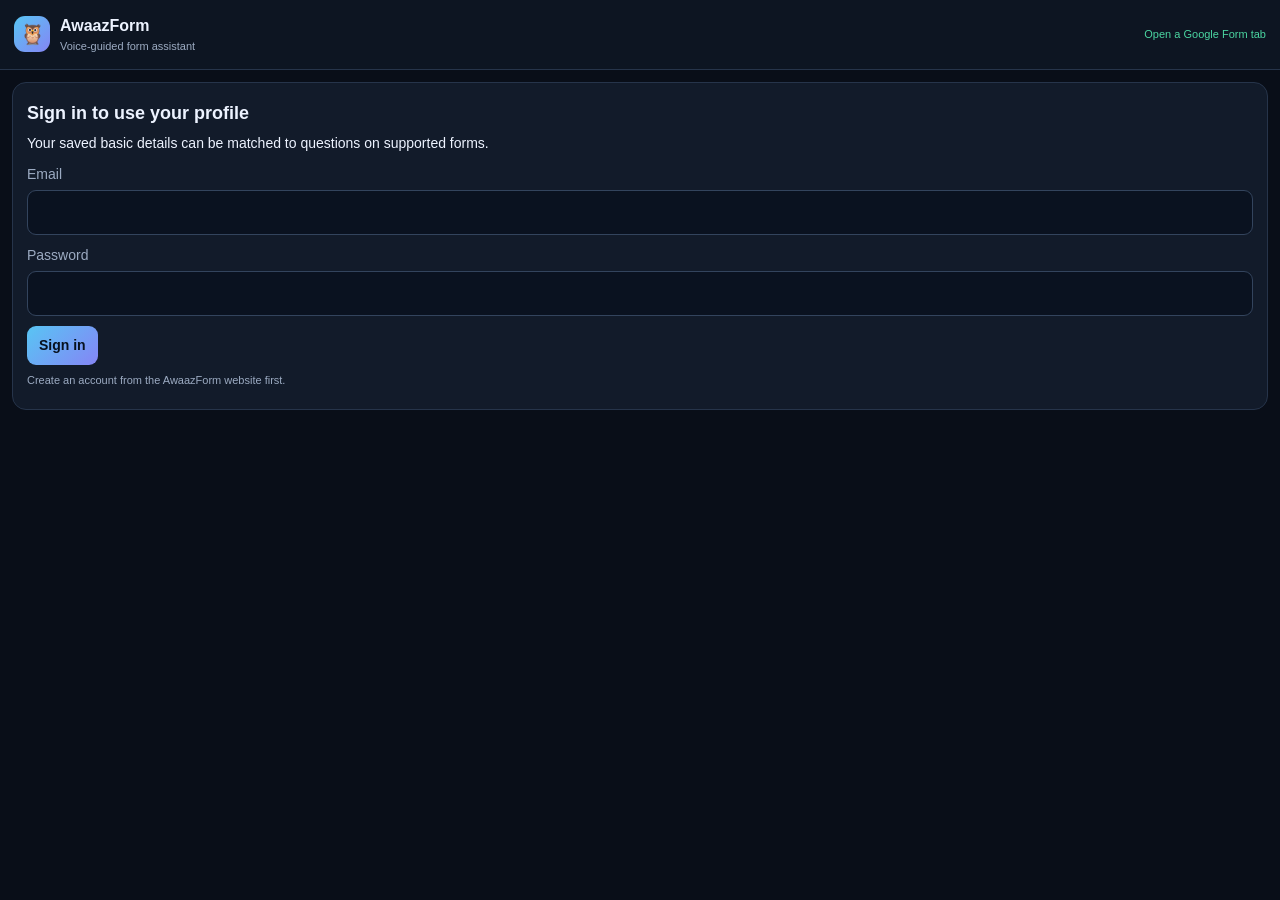
<file: extension/sidepanel.html>
<!doctype html>
<html lang="en">
<head><meta charset="utf-8"><meta name="viewport" content="width=device-width,initial-scale=1"><title>AwaazForm Assistant</title><link rel="stylesheet" href="sidepanel.css"></head>
<body>
  <header><div class="brand"><span class="owl">🦉</span><div><strong>AwaazForm</strong><small>Voice-guided form assistant</small></div></div><span id="connection" class="status">Checking tab…</span></header>
  <main>
    <section id="authPanel" class="panel">
      <h2>Sign in to use your profile</h2><p>Your saved basic details can be matched to questions on supported forms.</p>
      <form id="loginForm"><label>Email<input name="email" type="email" required autocomplete="username"></label><label>Password<input name="password" type="password" required autocomplete="current-password"></label><button class="primary">Sign in</button></form>
      <p id="authError" class="error"></p><p class="hint">Create an account from the AwaazForm website first.</p>
    </section>
    <section id="assistantPanel" hidden>
      <div class="panel"><div class="form-title"><div><small>OPEN FORM</small><h2 id="formTitle">Google Form</h2></div><button id="refresh" class="secondary">↻</button></div><p id="formMeta" class="hint"></p><div class="progress"><span id="progressFill"></span></div><p id="progressText" class="hint"></p></div>
      <div class="panel question-panel"><div class="q-label" id="questionNumber">QUESTION 1</div><h2 id="questionText">Loading questions…</h2><p id="questionRequired" class="hint"></p><button id="readQuestion" class="secondary full">🔊 Read question aloud</button>
        <div id="optionsBox" class="options" hidden></div>
        <label for="answer" class="answer-label">Your answer</label><textarea id="answer" rows="3" placeholder="Speak or type your answer"></textarea>
        <div class="actions"><button id="speakAnswer" class="secondary">🎙 Speak</button><button id="manualDone" class="secondary">I filled it manually</button><button id="fillAnswer" class="primary">Fill & next →</button></div>
        <p id="actionMessage" class="message" role="status"></p>
      </div>
      <div class="panel"><h3>Form actions</h3><div class="actions"><button id="nextSection" class="secondary">Next section</button><button id="submitForm" class="danger">Submit form</button></div><p class="hint">Submit becomes available when you have reviewed all visible questions. Google Forms may have multiple sections; use Next section to continue.</p></div>
      <div class="panel account-row"><div><strong id="userName"></strong><small id="userEmail"></small></div><button id="logout" class="secondary">Sign out</button></div>
    </section>
  </main>
  <script src="sidepanel.js"></script>
</body></html>
</file>
<file: css/styles.css>
/* ===== AwaazForm — clean white, purple-accented, accessible ===== */

:root {
  --bg: #ffffff;
  --surface: #ffffff;
  --surface-2: #f8f7fc;
  --line: #eceaf2;
  --line-2: #dedbe8;

  --ink: #202124;
  --muted: #626575;
  --faint: #858595;

  --accent: #7048e8;
  --accent-2: #c477ee;
  --accent-soft: rgba(112, 72, 232, .10);

  --warm: #e99a38;
  --warm-soft: rgba(233, 154, 56, .12);

  --ok: #269b62;
  --ok-soft: rgba(38, 155, 98, .11);

  --err: #df5555;
  --err-soft: rgba(223, 85, 85, .10);

  --radius: 16px;
  --mono: ui-monospace, SFMono-Regular, Menlo, Consolas, monospace;
}

body.hc {
  --bg: #000;
  --surface: #000;
  --surface-2: #111;
  --line: #fff;
  --line-2: #fff;
  --ink: #fff;
  --muted: #fff;
  --faint: #ddd;
  --accent: #ffd43b;
  --accent-2: #00e5ff;
  --accent-soft: #222;
  --warm: #ffd43b;
  --warm-soft: #222;
  --ok: #7cfc00;
  --ok-soft: #111;
  --err: #ff7b72;
  --err-soft: #111;
}

[hidden] { display: none !important; }
*, *::before, *::after { box-sizing: border-box; }

html {
  font-size: 18px;
  scroll-behavior: smooth;
  scroll-padding-top: 96px;
}

html.large { font-size: 21.6px; }

body {
  margin: 0;
  min-height: 100vh;
  color: var(--ink);
  background-color: var(--bg);
  font-family: "Segoe UI", "Nirmala UI", "Noto Sans Devanagari", system-ui, sans-serif;
  line-height: 1.6;
  -webkit-font-smoothing: antialiased;

  background-image:
    radial-gradient(900px 520px at 78% -12%, rgba(196, 119, 238, .12), transparent 62%),
    radial-gradient(760px 520px at -6% 34%, rgba(112, 72, 232, .07), transparent 60%);

  background-attachment: fixed;
}

body.hc { background-image: none; }

h1, h2, h3, h4 {
  line-height: 1.2;
  margin: 0 0 10px;
  letter-spacing: -.01em;
}

p { margin: 0 0 12px; }

main {
  max-width: 1120px;
  margin: 0 auto;
  padding: 0 24px 40px;
  outline: none;
}

:focus-visible {
  outline: 2px solid var(--accent);
  outline-offset: 3px;
}

body.hc :focus-visible { outline-color: #ffd43b; }

.sr-only {
  position: absolute;
  width: 1px;
  height: 1px;
  overflow: hidden;
  clip: rect(0 0 0 0);
  white-space: nowrap;
}

.skip-link {
  position: absolute;
  left: -999px;
  top: 8px;
  z-index: 99;
  background: #fff;
  color: #000;
  padding: 10px 16px;
  border-radius: 10px;
  font-weight: 600;
}

.skip-link:focus { left: 8px; }

/* ---------- Top bar ---------- */

.topbar {
  position: sticky;
  top: 0;
  z-index: 30;
  display: flex;
  flex-wrap: wrap;
  gap: 12px 24px;
  align-items: center;
  padding: 14px 28px;
  background: rgba(255, 255, 255, .88);
  backdrop-filter: blur(14px);
  border-bottom: 1px solid var(--line);
}

body.hc .topbar { background: #000; }

.brand {
  display: flex;
  align-items: center;
  gap: 12px;
}

.brand-name {
  margin: 0;
  font-weight: 700;
  font-size: 1.1rem;
  letter-spacing: -.01em;
}

.tagline {
  margin: 0;
  font-size: .8rem;
  color: var(--muted);
}

.owl {
  width: 40px;
  height: 40px;
  flex: none;
  display: grid;
  place-items: center;
  font-size: 22px;
  border-radius: 12px;
  background: linear-gradient(135deg, var(--accent), var(--accent-2));
  animation: bob 3.2s ease-in-out infinite;
}

.owl.talking { animation: talk .35s ease-in-out infinite alternate; }
.owl.happy { animation: jump .5s ease-in-out 2; }

.owl-hero {
  width: 84px;
  height: 84px;
  font-size: 42px;
  margin: 0 auto 14px;
  border-radius: 24px;
}

.navlinks {
  display: flex;
  gap: 4px;
  margin-left: auto;
}

.navlinks a {
  color: var(--muted);
  text-decoration: none;
  padding: 8px 12px;
  border-radius: 10px;
  font-size: .95rem;
}

.navlinks a:hover {
  color: var(--ink);
  background: var(--surface-2);
}

.toolbar {
  display: flex;
  flex-wrap: wrap;
  gap: 8px;
  align-items: center;
}

.lang-switch {
  display: inline-flex;
  padding: 3px;
  border-radius: 12px;
  background: var(--surface);
  border: 1px solid var(--line);
}

.lang-switch button {
  font: inherit;
  font-weight: 600;
  font-size: .9rem;
  min-height: 36px;
  padding: 4px 12px;
  border: 0;
  border-radius: 9px;
  background: transparent;
  color: var(--muted);
  cursor: pointer;
}

.lang-switch button[aria-pressed="true"] {
  background: var(--accent-soft);
  color: var(--accent);
}

.tool {
  font: inherit;
  font-size: .85rem;
  min-height: 36px;
  padding: 6px 11px;
  border-radius: 10px;
  border: 1px solid var(--line);
  background: var(--surface);
  color: var(--muted);
  cursor: pointer;
}

.tool[aria-pressed="true"] {
  color: var(--accent);
  border-color: rgba(112, 72, 232, .35);
  background: var(--accent-soft);
}

body.hc .tool[aria-pressed="true"] {
  color: #000;
  background: #ffd43b;
}

/* ---------- Buttons ---------- */

.btn {
  font: inherit;
  font-weight: 600;
  min-height: 46px;
  padding: 10px 18px;
  border-radius: 12px;
  border: 1px solid var(--line-2);
  background: var(--surface);
  color: var(--ink);
  cursor: pointer;
  text-decoration: none;
  display: inline-flex;
  align-items: center;
  justify-content: center;
  gap: 8px;
  transition: transform .15s, border-color .15s, background .15s, box-shadow .15s;
}

.btn:hover {
  border-color: var(--accent);
  transform: translateY(-1px);
}

.btn:active { transform: translateY(1px); }

.btn.primary {
  background: linear-gradient(135deg, #7048e8, #8d5bea);
  color: #fff;
  border-color: transparent;
  box-shadow: 0 8px 24px -10px rgba(112, 72, 232, .55);
}

body.hc .btn.primary {
  background: #ffd43b;
  color: #000;
  box-shadow: none;
}

.btn.ghost { background: transparent; }

.btn.big {
  font-size: 1.05rem;
  min-height: 54px;
  padding: 12px 24px;
}

.btn.small {
  min-height: 38px;
  padding: 6px 12px;
  font-size: .9rem;
}

.btn:disabled {
  opacity: .45;
  cursor: not-allowed;
  transform: none;
}

.row {
  display: flex;
  gap: 10px;
  flex-wrap: wrap;
  align-items: center;
  margin: 12px 0;
}

.row.big { justify-content: center; }

.nav-row {
  display: flex;
  justify-content: space-between;
  gap: 10px;
  flex-wrap: wrap;
  margin-top: 18px;
}

/* ---------- Hero ---------- */

.hero {
  display: grid;
  grid-template-columns: 1.15fr .85fr;
  gap: 56px;
  align-items: center;
  padding: 72px 0 48px;
}

.eyebrow {
  font-family: var(--mono);
  font-size: .78rem;
  letter-spacing: .18em;
  text-transform: uppercase;
  color: var(--accent);
  margin: 0 0 18px;
}

.hero-title {
  font-size: clamp(2.4rem, 5vw, 3.9rem);
  font-weight: 700;
  line-height: 1.04;
  letter-spacing: -.035em;
  margin: 0 0 20px;
}

.grad {
  background: linear-gradient(90deg, #b66be9, #d08aef);
  -webkit-background-clip: text;
  background-clip: text;
  color: transparent;
}

body.hc .grad {
  background: none;
  color: #ffd43b;
}

.hero-sub {
  color: var(--muted);
  font-size: 1.08rem;
  max-width: 560px;
  margin-bottom: 28px;
}

.hero-cta {
  display: flex;
  gap: 12px;
  flex-wrap: wrap;
}

.trust {
  margin: 18px 0 0;
  font-size: .88rem;
  color: var(--faint);
}

.steps-panel {
  background: var(--surface);
  border: 1px solid var(--line);
  border-radius: var(--radius);
  padding: 22px 24px;
  box-shadow: 0 30px 60px -30px rgba(112, 72, 232, .12);
}

.panel-label {
  font-family: var(--mono);
  font-size: .72rem;
  letter-spacing: .14em;
  text-transform: uppercase;
  color: var(--faint);
  margin: 0 0 14px;
}

.steps {
  list-style: none;
  margin: 0;
  padding: 0;
}

.steps li {
  display: grid;
  grid-template-columns: 44px 1fr;
  gap: 6px;
  padding: 16px 0;
  border-top: 1px solid var(--line);
}

.steps li:first-child {
  border-top: 0;
  padding-top: 4px;
}

.steps h3 {
  font-size: 1rem;
  font-weight: 600;
  margin: 0 0 4px;
}

.steps p {
  margin: 0;
  color: var(--muted);
  font-size: .92rem;
}

.sn {
  font-family: var(--mono);
  color: var(--accent);
  font-size: .9rem;
  padding-top: 3px;
}

/* ---------- Sections ---------- */

.sect {
  padding: 56px 0;
  border-top: 1px solid var(--line);
}

.section-title {
  font-size: clamp(1.6rem, 3vw, 2.2rem);
  font-weight: 650;
  margin: 0 0 16px;
}

.split {
  display: grid;
  grid-template-columns: 1fr 1fr;
  gap: 40px;
  align-items: start;
}

.split p { color: var(--muted); }

.note {
  color: var(--faint);
  font-size: .9rem;
}

/* ---------- Demo ---------- */

.demo {
  overflow: hidden;
  background: var(--surface);
  border: 1px solid var(--line);
  border-radius: var(--radius);
  box-shadow: 0 40px 80px -40px rgba(112, 72, 232, .22);
}

.demo-bar {
  display: flex;
  align-items: center;
  gap: 8px;
  padding: 12px 16px;
  border-bottom: 1px solid var(--line);
  color: var(--muted);
  font-size: .88rem;
}

.demo-bar > span {
  width: 9px;
  height: 9px;
  border-radius: 50%;
  background: var(--line-2);
}

.demo-bar em {
  font-style: normal;
  font-weight: 600;
  color: var(--ink);
  margin: 0 auto;
}

.demo-bar .verified {
  background: var(--ok-soft);
  color: var(--ok);
  padding: 2px 10px;
  border-radius: 99px;
  font-size: .8rem;
  font-weight: 600;
}

.demo-body {
  display: grid;
  grid-template-columns: 1.4fr 1fr;
}

.demo-form {
  padding: 18px;
  display: grid;
  gap: 10px;
}

.demo-field {
  position: relative;
  background: var(--bg);
  border: 1px solid var(--line);
  border-radius: 12px;
  padding: 10px 14px;
}

.demo-field small {
  display: block;
  color: var(--faint);
  font-size: .8rem;
}

.demo-field strong { font-weight: 600; }

.demo-field .tick {
  position: absolute;
  right: 14px;
  top: 50%;
  transform: translateY(-50%);
  color: var(--ok);
  font-weight: 700;
}

.demo-field.active {
  border-color: var(--accent);
  box-shadow: 0 0 0 4px var(--accent-soft);
}

.demo-field .chip {
  position: absolute;
  right: 10px;
  top: 50%;
  transform: translateY(-50%);
  background: var(--accent-soft);
  color: var(--accent);
  border-radius: 99px;
  padding: 3px 10px;
  font-size: .8rem;
}

.demo-say {
  background: var(--accent-soft);
  color: var(--ink);
  border: 1px solid rgba(112, 72, 232, .22);
  border-radius: 12px;
  padding: 12px 14px;
  font-family: var(--mono);
  font-size: .9rem;
}

.demo-log {
  padding: 18px 20px;
  border-left: 1px solid var(--line);
  background: var(--surface-2);
}

.demo-log .log {
  position: relative;
  margin: 0 0 14px;
  padding-left: 22px;
  color: var(--muted);
  font-size: .92rem;
}

.demo-log .log::before {
  content: "";
  position: absolute;
  left: 0;
  top: 8px;
  width: 9px;
  height: 9px;
  border-radius: 50%;
  background: var(--ok);
}

.demo-log .log.now {
  color: var(--ink);
  font-weight: 600;
}

.demo-log .log.now::before {
  background: var(--accent);
  box-shadow: 0 0 0 4px var(--accent-soft);
}

/* ---------- Forms: link + cards ---------- */

.link-card {
  background: var(--surface);
  border: 1px solid var(--line);
  border-radius: var(--radius);
  padding: 24px;
  margin: 0 0 18px;
}

.link-title {
  font-size: 1.1rem;
  font-weight: 600;
  margin: 0 0 4px;
}

.link-row {
  display: flex;
  gap: 10px;
  flex-wrap: wrap;
  margin-top: 12px;
}

.link-row .input {
  flex: 1 1 280px;
  width: auto;
}

.link-msg {
  min-height: 1.4em;
  color: var(--muted);
  font-size: .92rem;
  margin: 10px 0 0;
}

.link-panel {
  display: flex;
  gap: 10px;
  flex-wrap: wrap;
  margin: 8px 0 4px;
}

.card-grid {
  display: grid;
  grid-template-columns: repeat(auto-fit, minmax(230px, 1fr));
  gap: 16px;
  margin: 0 0 18px;
}

.choice-card {
  display: flex;
  flex-direction: column;
  align-items: flex-start;
  gap: 6px;
  text-align: left;
  font: inherit;
  color: var(--ink);
  padding: 22px;
  min-height: 180px;
  border-radius: var(--radius);
  border: 1px solid var(--line);
  background: var(--surface);
  cursor: pointer;
  transition: transform .2s, border-color .2s, background .2s;
}

.choice-card:hover {
  transform: translateY(-3px);
  border-color: var(--accent);
  background: var(--surface-2);
}

.big-emoji {
  display: grid;
  place-items: center;
  width: 50px;
  height: 50px;
  margin-bottom: 10px;
  border-radius: 14px;
  font-size: 24px;
  background: var(--accent-soft);
}

.choice-card.c2 .big-emoji { background: var(--ok-soft); }
.choice-card.c3 .big-emoji { background: var(--warm-soft); }
.choice-card.c4 .big-emoji { background: rgba(196, 119, 238, .14); }

.ct {
  font-weight: 600;
  font-size: 1.08rem;
}

.cd {
  color: var(--muted);
  font-size: .92rem;
}

.resume {
  display: flex;
  flex-wrap: wrap;
  gap: 12px;
  align-items: center;
  justify-content: space-between;
  background: var(--warm-soft);
  border: 1px solid rgba(233, 154, 56, .35);
  border-radius: var(--radius);
  padding: 16px 20px;
  margin: 0 0 18px;
}

.save-row {
  display: flex;
  gap: 10px;
  align-items: center;
  font-weight: 500;
  margin: 10px 0 2px;
  cursor: pointer;
}

input[type="checkbox"] {
  width: 18px;
  height: 18px;
  accent-color: var(--accent);
}

/* ---------- Platform & feature cards ---------- */

.platform-grid {
  display: grid;
  grid-template-columns: repeat(auto-fit, minmax(210px, 1fr));
  gap: 16px;
  margin-top: 28px;
}

.plat {
  background: var(--surface);
  border: 1px solid var(--line);
  border-radius: var(--radius);
  padding: 22px;
}

.plat h4 {
  font-size: 1.05rem;
  font-weight: 600;
  margin: 0 0 8px;
}

.plat p {
  color: var(--muted);
  font-size: .92rem;
  margin: 0;
}

.plat.more {
  border-style: dashed;
  background: transparent;
}

.plat.more h4 { color: var(--muted); }

.duo {
  display: grid;
  grid-template-columns: 1fr 1fr;
  gap: 16px;
  padding-top: 0;
}

.fcard {
  background: var(--surface);
  border: 1px solid var(--line);
  border-radius: var(--radius);
  padding: 28px;
}

.fcard h3 {
  font-size: 1.25rem;
  font-weight: 600;
}

.fcard p {
  color: var(--muted);
  margin: 0;
}

/* ---------- Storage ---------- */

.store-box {
  display: grid;
  grid-template-columns: 1.2fr 1fr;
  gap: 16px;
}

.kv {
  margin: 0;
  background: var(--surface);
  border: 1px solid var(--line);
  border-radius: var(--radius);
  padding: 6px 22px;
}

.kv > div {
  padding: 14px 0;
  border-top: 1px solid var(--line);
}

.kv > div:first-child { border-top: 0; }

.kv dt {
  font-family: var(--mono);
  font-size: .72rem;
  letter-spacing: .12em;
  text-transform: uppercase;
  color: var(--faint);
  margin-bottom: 4px;
}

.kv dd {
  margin: 0;
  color: var(--ink);
}

.store-status {
  background: var(--surface);
  border: 1px solid var(--line);
  border-radius: var(--radius);
  padding: 22px;
  display: flex;
  flex-direction: column;
  gap: 14px;
  align-items: flex-start;
}

#storeStatus {
  margin: 0;
  color: var(--muted);
}

/* ---------- FAQ ---------- */

.faq {
  background: var(--surface);
  border: 1px solid var(--line);
  border-radius: 12px;
  padding: 0 20px;
  margin-bottom: 10px;
}

.faq summary {
  cursor: pointer;
  list-style: none;
  padding: 16px 0;
  font-weight: 600;
  display: flex;
  justify-content: space-between;
  align-items: center;
  gap: 12px;
}

.faq summary::-webkit-details-marker { display: none; }

.faq summary::after {
  content: "+";
  font-family: var(--mono);
  color: var(--accent);
  font-size: 1.2rem;
}

.faq[open] summary::after { content: "–"; }

.faq p {
  color: var(--muted);
  padding: 0 0 18px;
  margin: 0;
}

/* ---------- Footer ---------- */

.foot {
  border-top: 1px solid #25252b;
  background: #171719;
  color: #f5f5f7;
  padding: 48px 24px 24px;
}

.foot-grid {
  max-width: 1120px;
  margin: 0 auto;
  display: grid;
  grid-template-columns: 1.4fr repeat(3, 1fr);
  gap: 32px;
}

.foot h4 {
  font-size: .8rem;
  font-family: var(--mono);
  letter-spacing: .12em;
  text-transform: uppercase;
  color: #a7a7b0;
  margin: 0 0 12px;
}

.foot a {
  display: block;
  color: #c3c3cb;
  text-decoration: none;
  margin-bottom: 8px;
  font-size: .95rem;
}

.foot a:hover { color: #c477ee; }

.foot-tag {
  color: #b0b0ba;
  font-size: .95rem;
  margin: 8px 0 0;
}

.foot-bottom {
  max-width: 1120px;
  margin: 36px auto 0;
  padding-top: 18px;
  border-top: 1px solid #303036;
  color: #a7a7b0;
  font-size: .85rem;
}

/* ---------- Paste / upload ---------- */

.panel {
  background: var(--surface);
  border: 1px solid var(--line);
  border-radius: var(--radius);
  padding: 26px;
}

.input {
  width: 100%;
  font: inherit;
  font-size: 1.05rem;
  min-height: 52px;
  padding: 11px 14px;
  border-radius: 12px;
  border: 1px solid var(--line-2);
  background: var(--bg);
  color: var(--ink);
}

.input::placeholder { color: var(--faint); }

.input:focus {
  border-color: var(--accent);
  box-shadow: 0 0 0 4px var(--accent-soft);
  outline: none;
}

textarea.input { resize: vertical; }

.label {
  display: block;
  font-weight: 600;
  margin: 14px 0 6px;
}

.file-input {
  font: inherit;
  color: var(--muted);
  margin-top: 4px;
}

.upload { margin-top: 12px; }

/* ---------- Guided flow ---------- */

.flow-head {
  display: flex;
  justify-content: space-between;
  align-items: center;
  flex-wrap: wrap;
  gap: 10px;
  margin-bottom: 12px;
}

.form-name {
  margin: 0;
  color: var(--muted);
  font-weight: 500;
}

.qcount {
  margin: 0;
  font-family: var(--mono);
  font-size: .85rem;
  color: var(--accent);
  background: var(--accent-soft);
  padding: 4px 12px;
  border-radius: 99px;
}

.progress {
  height: 6px;
  border-radius: 99px;
  background: var(--line);
  overflow: hidden;
}

#progressFill {
  height: 100%;
  width: 0;
  border-radius: 99px;
  background: linear-gradient(90deg, var(--accent), var(--accent-2));
  transition: width .5s ease;
}

.dots {
  display: flex;
  flex-wrap: wrap;
  gap: 6px;
  margin: 14px 0 22px;
}

.dot {
  width: 10px;
  height: 10px;
  border-radius: 50%;
  background: var(--line-2);
  transition: transform .2s, background .2s;
}

.dot.done { background: var(--ok); }

.dot.current {
  background: var(--accent);
  transform: scale(1.45);
}

.dot.flag {
  outline: 2px dashed var(--warm);
  outline-offset: 2px;
}

.question-card {
  position: relative;
  background: var(--surface);
  border: 1px solid var(--line);
  border-radius: 22px;
  padding: 32px;
  box-shadow: 0 30px 70px -40px rgba(112, 72, 232, .20);
}

.question-card::before {
  content: "";
  position: absolute;
  left: 0;
  top: 28px;
  bottom: 28px;
  width: 3px;
  border-radius: 0 3px 3px 0;
  background: linear-gradient(var(--accent), var(--accent-2));
}

.question-card h2 {
  font-size: 1.6rem;
  font-weight: 650;
  margin: 0 0 10px;
}

.badge {
  display: inline-block;
  padding: 2px 11px;
  border-radius: 99px;
  font-size: .8rem;
  font-weight: 600;
  font-family: var(--mono);
}

.badge.req {
  background: var(--err-soft);
  color: var(--err);
}

.badge.opt {
  background: var(--ok-soft);
  color: var(--ok);
}

.hint {
  color: var(--muted);
  font-size: 1rem;
}

.flag {
  background: var(--warm-soft);
  color: var(--warm);
  border: 1px dashed var(--warm);
  padding: 10px 14px;
  border-radius: 12px;
}

.error {
  color: var(--err);
  font-weight: 600;
  min-height: 1.4em;
  margin: 8px 0 0;
}

.mic-zone {
  text-align: center;
  margin: 18px 0 8px;
}

.mic {
  position: relative;
  width: 124px;
  height: 124px;
  margin: 0 auto;
  border: 0;
  border-radius: 50%;
  cursor: pointer;
  color: #fff;
  font: inherit;
  font-size: 38px;
  line-height: 1;
  background: linear-gradient(135deg, #7048e8, #c477ee);
  box-shadow: 0 16px 40px -12px rgba(112, 72, 232, .48);
  display: flex;
  flex-direction: column;
  align-items: center;
  justify-content: center;
  gap: 2px;
}

.mic span:last-child {
  font-size: .9rem;
  font-weight: 600;
}

.mic.on { animation: pulse 1.2s ease-out infinite; }

body.hc .mic { color: #000; }

.mic-status {
  min-height: 1.4em;
  color: var(--accent);
  font-weight: 600;
  text-align: center;
  margin: 8px 0 0;
}

.waves {
  display: none;
  justify-content: center;
  align-items: center;
  gap: 5px;
  height: 40px;
  margin-top: 10px;
}

.waves.on { display: flex; }

.waves span {
  width: 5px;
  height: 100%;
  border-radius: 4px;
  background: var(--accent);
  animation: wave 1s ease-in-out infinite;
}

.waves span:nth-child(2) { animation-delay: .15s; }
.waves span:nth-child(3) { animation-delay: .3s; }
.waves span:nth-child(4) { animation-delay: .45s; }
.waves span:nth-child(5) { animation-delay: .6s; }

.option-grid {
  display: grid;
  grid-template-columns: repeat(auto-fill, minmax(220px, 1fr));
  gap: 10px;
  margin: 14px 0 18px;
}

.opt-card {
  font: inherit;
  font-size: 1rem;
  text-align: left;
  display: flex;
  align-items: center;
  gap: 12px;
  min-height: 56px;
  padding: 12px 14px;
  border-radius: 12px;
  border: 1px solid var(--line-2);
  background: var(--bg);
  color: var(--ink);
  cursor: pointer;
  transition: border-color .15s, background .15s;
}

.opt-card:hover {
  border-color: var(--accent);
  background: var(--accent-soft);
}

.num {
  display: inline-grid;
  place-items: center;
  width: 30px;
  height: 30px;
  flex: none;
  border-radius: 9px;
  background: var(--accent-soft);
  color: var(--accent);
  font-family: var(--mono);
  font-weight: 600;
}

.readback {
  margin-top: 18px;
  text-align: center;
  padding: 24px 18px;
  border-radius: 18px;
  background: var(--accent-soft);
  border: 1px solid rgba(112, 72, 232, .22);
}

.rb-title {
  margin: 0 0 8px;
  color: var(--muted);
}

.rb-value {
  display: inline-block;
  margin: 0;
  font-size: 1.6rem;
  font-weight: 650;
  padding: 10px 20px;
  max-width: 100%;
  border-radius: 12px;
  background: var(--bg);
  border: 1px solid var(--line-2);
  word-break: break-word;
}

.rb-q {
  font-weight: 600;
  margin: 12px 0 0;
}

/* ---------- Review ---------- */

.pill {
  display: inline-block;
  padding: 5px 14px;
  border-radius: 99px;
  background: var(--accent-soft);
  color: var(--accent);
  font-family: var(--mono);
  font-size: .85rem;
}

.review-list {
  list-style: none;
  padding: 0;
  margin: 16px 0;
  display: grid;
  gap: 10px;
}

.review-item {
  display: grid;
  grid-template-columns: 1fr auto;
  gap: 2px 16px;
  align-items: center;
  background: var(--surface);
  border: 1px solid var(--line);
  border-radius: 14px;
  padding: 14px 18px;
}

.review-item.bad {
  border-color: var(--err);
  background: var(--err-soft);
}

.rq {
  margin: 0;
  color: var(--muted);
  font-size: .92rem;
}

.rv {
  margin: 0;
  font-size: 1.1rem;
  font-weight: 600;
  word-break: break-word;
}

.review-item .btn {
  grid-column: 2;
  grid-row: 1 / span 2;
}

/* ---------- Done & confetti ---------- */

#screen-done {
  text-align: center;
  padding-top: 40px;
}

#screen-done .row { justify-content: center; }

.confetti {
  position: fixed;
  inset: 0;
  pointer-events: none;
  overflow: hidden;
  z-index: 40;
}

.confetti span {
  position: absolute;
  top: -20px;
  width: 9px;
  height: 15px;
  border-radius: 3px;
  animation: fall 3s linear forwards;
}

@keyframes fall {
  to {
    transform: translate(var(--drift, 0px), 110vh) rotate(720deg);
  }
}

/* ---------- Dialogs & toast ---------- */

dialog {
  border: 1px solid var(--line-2);
  border-radius: 20px;
  padding: 28px;
  max-width: min(520px, 92vw);
  background: var(--surface);
  color: var(--ink);
  box-shadow: 0 40px 90px rgba(0, 0, 0, .16);
}

dialog::backdrop {
  background: rgba(20, 15, 35, .45);
  backdrop-filter: blur(4px);
}

dialog p { color: var(--muted); }

.toast {
  position: fixed;
  left: 50%;
  bottom: 24px;
  z-index: 50;
  transform: translate(-50%, 200%);
  transition: transform .35s ease;
  background: var(--ink);
  color: #fff;
  font-weight: 600;
  padding: 12px 20px;
  border-radius: 12px;
  max-width: 92vw;
  text-align: center;
}

.toast.show { transform: translate(-50%, 0); }

/* ---------- Print (PDF export) ---------- */

.print-sheet { display: none; }

@media print {
  body > *:not(.print-sheet) { display: none !important; }
  body {
    background: #fff;
    color: #000;
  }
  .print-sheet {
    display: block;
    font-size: 12pt;
    color: #000;
  }
  .print-sheet h1 {
    font-size: 20pt;
    margin-bottom: 4px;
  }
  .print-sheet dl {
    display: grid;
    grid-template-columns: 1fr 2fr;
    gap: 8px 16px;
  }
  .print-sheet dt { font-weight: 700; }
  .print-sheet dd {
    margin: 0;
    border-bottom: 1px solid #999;
    padding-bottom: 4px;
  }
}

/* ---------- Animations ---------- */

@keyframes bob {
  0%, 100% { transform: translateY(0); }
  50% { transform: translateY(-4px); }
}

@keyframes talk {
  from { transform: scale(1); }
  to { transform: scale(1.08) rotate(-3deg); }
}

@keyframes jump {
  0%, 100% { transform: translateY(0); }
  40% { transform: translateY(-14px); }
}

@keyframes pulse {
  0% {
    box-shadow:
      0 16px 40px -12px rgba(112, 72, 232, .48),
      0 0 0 0 rgba(112, 72, 232, .35);
  }
  100% {
    box-shadow:
      0 16px 40px -12px rgba(112, 72, 232, .48),
      0 0 0 24px rgba(112, 72, 232, 0);
  }
}

@keyframes wave {
  0%, 100% { transform: scaleY(.25); }
  50% { transform: scaleY(1); }
}

@media (prefers-reduced-motion: reduce) {
  *, *::before, *::after {
    animation: none !important;
    transition: none !important;
    scroll-behavior: auto !important;
  }
}

/* ---------- Responsive ---------- */

@media (max-width: 900px) {
  .hero, .split, .duo, .store-box {
    grid-template-columns: 1fr;
  }

  .hero {
    padding-top: 48px;
    gap: 36px;
  }

  .foot-grid { grid-template-columns: 1fr 1fr; }
  .navlinks { display: none; }
  .demo-body { grid-template-columns: 1fr; }

  .demo-log {
    border-left: 0;
    border-top: 1px solid var(--line);
  }
}

@media (max-width: 600px) {
  .topbar { padding: 12px 16px; }
  main { padding: 0 16px 32px; }
  .question-card { padding: 22px; }
  .question-card::before { display: none; }
  .mic { width: 112px; height: 112px; }

  .review-item { grid-template-columns: 1fr; }

  .review-item .btn {
    grid-column: 1;
    grid-row: auto;
    justify-self: start;
  }
}

/* ---------- Account, profile and extension callout (AwaazForm additions) ---------- */
.auth-dialog {
  width: min(720px, 94vw);
  max-height: 88vh;
  overflow: auto;
}
.auth-head {
  display: flex;
  align-items: flex-start;
  justify-content: space-between;
  gap: 16px;
}
.auth-head .eyebrow { margin-bottom: 6px; }
.auth-tabs { display: flex; gap: 8px; margin: 18px 0; flex-wrap: wrap; }
.auth-form { display: grid; gap: 12px; }
.profile-grid {
  display: grid;
  grid-template-columns: repeat(2, minmax(0, 1fr));
  gap: 12px;
}
.auth-field {
  display: grid;
  gap: 5px;
  color: var(--muted);
  font-size: .9rem;
}
.auth-field .input { width: 100%; min-width: 0; }
.auth-field.wide { grid-column: 1 / -1; }
.success { color: var(--ok); }
.extension-callout {
  display: flex;
  align-items: center;
  justify-content: space-between;
  gap: 18px;
  margin: 18px 0;
  padding: 18px 20px;
  border: 1px solid var(--line-2);
  border-radius: 16px;
  background: var(--surface);
}
.extension-callout p { margin: 6px 0 0; max-width: 680px; }
@media (max-width: 700px) {
  .extension-callout { align-items: flex-start; flex-direction: column; }
}
@media (max-width: 600px) {
  .profile-grid { grid-template-columns: 1fr; }
  .auth-field.wide { grid-column: auto; }
}


/* ---------- Embedded Google Form + in-page voice assistant ---------- */
.embedded-workspace{display:grid;grid-template-columns:minmax(0,1.15fr) minmax(320px,.85fr);gap:16px;width:100%;margin:22px 0 14px;align-items:stretch}
.embedded-form-panel,.embedded-assistant-panel{min-width:0;min-height:680px;overflow:hidden;border:1px solid var(--line);border-radius:16px;background:var(--surface);box-shadow:0 18px 45px -35px rgba(65,40,120,.35)}
.workspace-heading{min-height:56px;display:flex;align-items:center;justify-content:space-between;gap:10px;padding:12px 16px;border-bottom:1px solid var(--line);background:var(--surface-2)}
.workspace-heading strong{font-size:.98rem}.workspace-status,.assistant-ready{padding:4px 9px;border-radius:99px;background:var(--bg);color:var(--muted);font-size:.76rem;white-space:nowrap}.assistant-ready{color:var(--ok);background:var(--ok-soft)}
#googleFormFrame{display:block;width:100%;height:610px;border:0;background:#fff}.workspace-note{margin:0;padding:12px 15px;color:var(--muted);font-size:.82rem;line-height:1.5}
.assistant-welcome{padding:24px 20px 12px}.assistant-kicker{color:var(--accent);font: .72rem var(--mono);letter-spacing:.13em;margin:0 0 8px}.assistant-welcome h3{margin:0 0 9px;font-size:1.25rem}.assistant-welcome p:last-child{color:var(--muted);line-height:1.55}
.embedded-options{display:flex;flex-wrap:wrap;gap:8px;padding:0 20px 14px}.embedded-option{border:1px solid var(--line-2);background:var(--surface-2);color:var(--ink);padding:8px 12px;border-radius:10px;cursor:pointer;font:inherit;font-size:.88rem}.embedded-option:hover{border-color:var(--accent);background:var(--accent-soft)}
.assistant-answer-label{display:block;margin:8px 20px 6px;font-weight:600;font-size:.9rem}.assistant-answer{display:block;width:calc(100% - 40px);margin:0 20px;min-height:92px;resize:vertical;font-size:.95rem}
.assistant-actions{display:flex;flex-wrap:wrap;gap:8px;padding:14px 20px 0}.assistant-actions .btn{flex:1 1 auto;font-size:.85rem;min-height:42px;padding:8px 10px}.assistant-secondary-actions{padding-top:10px}.assistant-secondary-actions .btn{flex:0 1 auto}.embedded-assistant-panel .workspace-note{margin-top:12px}
@media(max-width:900px){.embedded-workspace{grid-template-columns:1fr}.embedded-form-panel,.embedded-assistant-panel{min-height:auto}#googleFormFrame{height:620px}}
@media(max-width:520px){.workspace-heading{align-items:flex-start;flex-direction:column}.assistant-actions .btn{flex:1 1 100%}}
</file>
<file: extension/sidepanel.css>
:root{color-scheme:dark;--bg:#090e18;--panel:#121b2a;--line:#26344a;--text:#edf3ff;--muted:#9cabc2;--blue:#58c5f4;--violet:#8585f5;--green:#4bd6a2;--red:#ff7777}*{box-sizing:border-box}body{margin:0;background:var(--bg);color:var(--text);font:14px/1.5 "Segoe UI",Arial,sans-serif}header{position:sticky;top:0;background:#0d1522;border-bottom:1px solid var(--line);padding:14px;display:flex;justify-content:space-between;align-items:center;gap:8px;z-index:2}.brand{display:flex;gap:10px;align-items:center}.brand strong{display:block;font-size:16px}.brand small,small,.hint{color:var(--muted)}.brand small{display:block;font-size:11px}.owl{width:36px;height:36px;border-radius:11px;background:linear-gradient(135deg,var(--blue),var(--violet));display:grid;place-items:center;font-size:20px}.status{font-size:11px;color:var(--green)}main{padding:12px;display:grid;gap:12px}.panel{background:var(--panel);border:1px solid var(--line);border-radius:14px;padding:14px}.panel h2{font-size:18px;line-height:1.3;margin:5px 0 8px}.panel h3{font-size:15px;margin:0 0 10px}.panel p{margin:7px 0}.form-title{display:flex;justify-content:space-between;align-items:center}.form-title small,.q-label{font-size:10px;letter-spacing:.13em;color:var(--blue);font-weight:700}.progress{height:6px;border-radius:10px;background:#26344a;overflow:hidden;margin:12px 0 6px}.progress span{display:block;height:100%;width:0;background:linear-gradient(90deg,var(--blue),var(--violet))}.question-panel{border-color:#385276}.question-panel h2{font-size:20px;margin:8px 0 10px}.answer-label{display:block;margin:14px 0 6px;color:var(--muted)}textarea,input{width:100%;background:#0a1220;border:1px solid #33445d;border-radius:9px;color:var(--text);font:inherit;padding:11px;resize:vertical}label{display:grid;gap:5px;margin:10px 0;color:var(--muted)}button{font:inherit;font-weight:650;border:1px solid #40516a;border-radius:9px;padding:9px 12px;color:var(--text);background:#1b2a40;cursor:pointer}button:hover{filter:brightness(1.15)}button:disabled{opacity:.45;cursor:not-allowed}.primary{background:linear-gradient(135deg,var(--blue),var(--violet));color:#07111e;border:0}.secondary{background:#1b2a40}.danger{background:#57252d;border-color:#88414b}.full{width:100%}.actions{display:flex;gap:8px;margin-top:10px}.actions>*{flex:1}.message{min-height:20px;color:var(--green);font-size:12px}.error{color:var(--red)}.options{display:grid;gap:6px;margin:12px 0}.option{display:block;text-align:left;width:100%}.option.selected{border-color:var(--blue);background:#19364b}.account-row{display:flex;justify-content:space-between;align-items:center;gap:8px}.account-row small{display:block}.hint{font-size:11px}.q-label{margin-bottom:5px}
</file>
